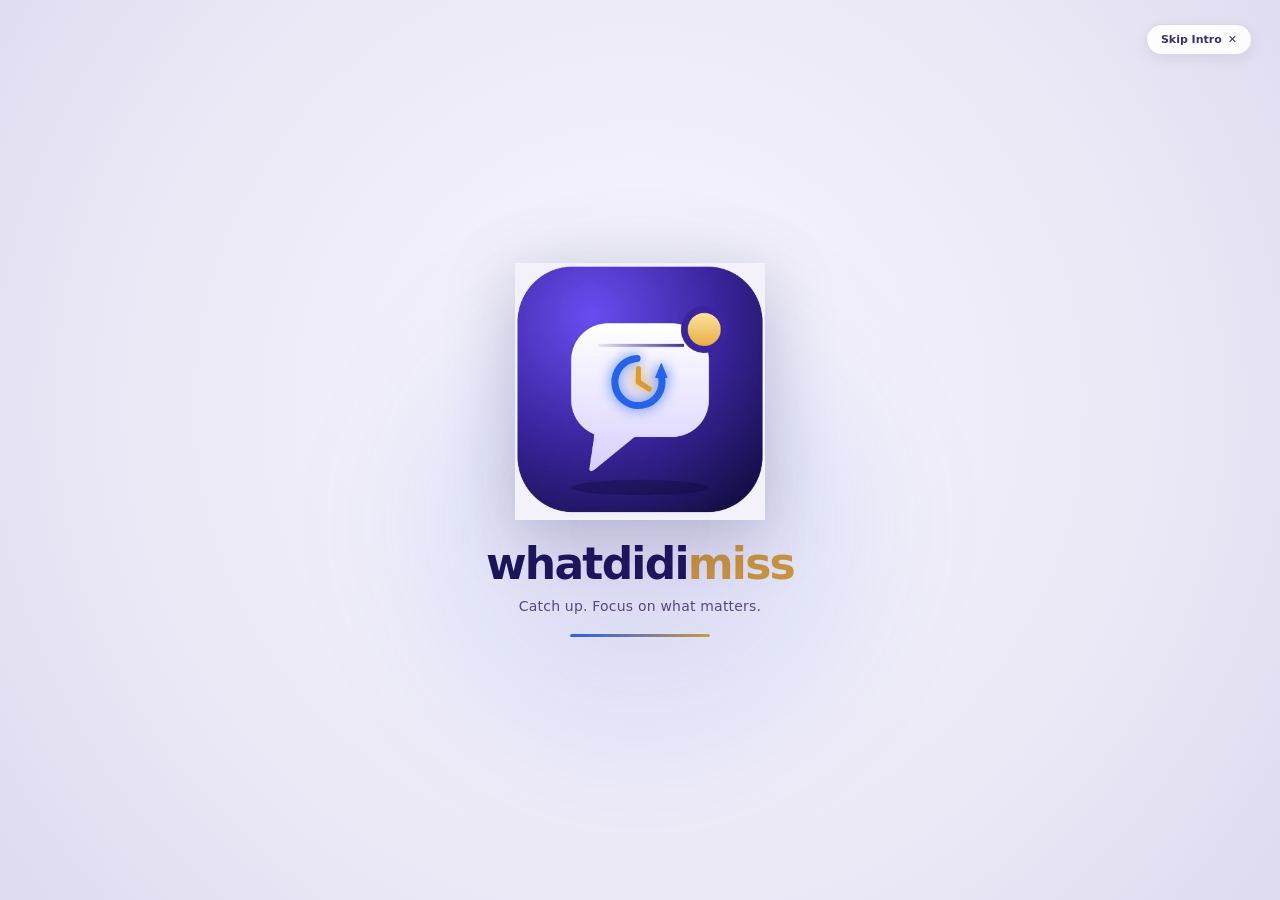
<file: index.html>
<!doctype html>
<html lang="en">
  <head>
    <meta charset="UTF-8">
    <meta name="viewport" content="width=device-width, initial-scale=1">
    <meta name="theme-color" content="#f7f8f5">
    <meta name="description" content="A private, local-first way to catch up on the conversations that matter.">
    <meta property="og:title" content="What Did I Miss?">
    <meta property="og:description" content="Catch up. Focus on what matters.">
    <title>What Did I Miss? — Conversation Catch-up</title>
    <link rel="icon" type="image/png" href="public/assets/what-did-i-miss-mark.png">
    <link rel="stylesheet" href="styles.css">
    <script src="message-parser.js" defer></script>
    <script src="universal-import.js" defer></script>
    <script src="message-analyzer.js" defer></script>
    <script src="love-analyzer.js" defer></script>
    <script src="sample-conversations.js" defer></script>
    <script src="app.js" defer></script>
  </head>
  <body>
    <!-- Motion-Driven Hero Page: App's icon where clock & hands movements happen and stop at original position -->
    <div id="motion-hero-page" class="motion-hero-page" role="region" aria-label="What Did I Miss motion hero intro">
      <button id="skip-hero-btn" class="skip-hero-btn" type="button" aria-label="Skip motion intro">
        <span data-i18n="skipIntro">Skip Intro</span> <span aria-hidden="true">✕</span>
      </button>

      <div class="hero-motion-content">
        <!-- Ambient glowing aura -->
        <div class="hero-motion-glow" aria-hidden="true"></div>

        <!-- The App's Icon with Animated Clock and Hands -->
        <div class="hero-motion-icon-wrap">
          <img class="hero-motion-icon-bg" src="public/assets/what-did-i-miss-mark-blank.png" alt="What Did I Miss app icon">

          <!-- Animated Clock positioned right inside the speech bubble of the app icon -->
          <div class="hero-motion-clock-container">
            <svg class="hero-motion-clock-svg" viewBox="0 0 100 100" fill="none" xmlns="http://www.w3.org/2000/svg" role="img" aria-label="Clock transformation animation">
              <!-- Circular track body with rewind arrow: Initially white -> turns blue -->
              <g class="hero-clock-body">
                <path class="hero-clock-track" d="M 47 13 A 37 37 0 1 0 85 41"/>
                <path class="hero-clock-arrow" d="M 76 43 L 85 21 L 94 43 Z"/>
              </g>

              <!-- Clock Hands: Initially white -> turns golden color, sweeps and stops at original position -->
              <g class="hero-clock-hands">
                <circle class="hero-clock-pivot" cx="49" cy="50" r="3.5"/>
                <!-- Hour Hand: points straight UP at 12:00 in original icon -->
                <line class="hero-hand hero-hour-hand" x1="49" y1="50" x2="49" y2="29"/>
                <!-- Minute Hand: points DOWN-RIGHT at 4:30 in original icon -->
                <line class="hero-hand hero-minute-hand" x1="49" y1="50" x2="66" y2="61"/>
              </g>
            </svg>
          </div>
        </div>

        <!-- Wordmark below the app's icon -->
        <div class="hero-motion-brand">
          <h1 class="hero-motion-title">
            whatdidi<span class="hero-title-accent">miss</span>
          </h1>
          <p class="hero-motion-tagline" data-i18n="motionTagline">Catch up. Focus on what matters.</p>
          <div class="hero-motion-progress" aria-hidden="true">
            <div class="hero-progress-bar"></div>
          </div>
        </div>
      </div>
    </div>

    <div class="app-shell">
      <aside class="sidebar">
        <a class="brand" href="#" aria-label="What Did I Miss? home">
          <img class="brand-symbol" src="public/assets/what-did-i-miss-mark.png" alt="whatdidimiss">
          <span class="brand-wordmark">whatdidi<span class="brand-wordmark-gold">miss</span></span>
        </a>

        <div class="workspace-switcher">
          <span class="workspace-avatar" aria-hidden="true"><svg viewBox="0 0 24 24"><path d="M4.5 5.75A2.75 2.75 0 0 1 7.25 3h9.5a2.75 2.75 0 0 1 2.75 2.75v7.5A2.75 2.75 0 0 1 16.75 16h-5.2l-4.8 4v-4.1a2.75 2.75 0 0 1-2.25-2.65z"/><path d="m9 9.8 2.1 2.1 4.2-4.5"/></svg></span>
          <span class="workspace-copy"><strong data-i18n="workspaceTitle">Catch up</strong><small data-i18n="workspaceSubtitle">Your conversation workspace</small></span>
        </div>

        <p class="nav-label" data-i18n="navWorkspace">YOUR WORKSPACE</p>
        <nav class="primary-nav" aria-label="Main navigation">
          <button class="nav-item active" data-filter="all"><span class="nav-icon" aria-hidden="true">⌂</span> <span data-i18n="navCatchUp">Catch Up</span> <span class="nav-count" id="all-count">0</span></button>
          <button class="nav-item" data-filter="unread"><span class="nav-icon" aria-hidden="true">◷</span> <span data-i18n="navUnread">Unread</span> <span class="nav-count" id="unread-count">0</span></button>
          <button class="nav-item" data-filter="mentions"><span class="nav-icon" aria-hidden="true">@</span> <span data-i18n="navMentions">Mentions</span></button>
          <button class="nav-item" data-filter="actions"><span class="nav-icon" aria-hidden="true">✓</span> <span data-i18n="navActions">Action items</span></button>
        </nav>

        <div class="sidebar-divider"></div>
        <p class="nav-label" data-i18n="navHelp">GUIDES &amp; HELP</p>
        <nav class="help-nav" aria-label="Help navigation">
          <a class="space-link" href="how-to-use.html"><span class="nav-icon" aria-hidden="true">📖</span> <span data-i18n="navHowToUse">How To Use Guide</span></a>
        </nav>

        <div class="sidebar-divider"></div>
        <div class="section-heading"><p class="nav-label" data-i18n="navConversations">CONVERSATIONS</p><button class="icon-button small" id="add-action-button" aria-label="Import or paste conversations">＋</button></div>

        <div class="sidebar-bottom">
          <div class="privacy-card">
            <span class="privacy-lock" aria-hidden="true">◇</span>
            <div><strong data-i18n="privacyTitle">Private by design</strong><p data-i18n="privacyDesc">Messages are parsed and summarized in this browser. Nothing is uploaded.</p></div>
            <span class="privacy-status" aria-label="Local processing enabled"></span>
          </div>
        </div>
      </aside>

      <main class="main-content">
        <header class="topbar">
          <div class="topbar-leading">
            <button class="topbar-love-btn" id="topbar-love-btn" type="button" aria-haspopup="dialog" aria-expanded="false" title="Analyze Love &amp; Relationship Psychology">
              <span class="love-heart-icon" aria-hidden="true">❤️</span>
              <span class="love-btn-text">LOVE</span>
            </button>
            <img class="topbar-logo" src="public/assets/what-did-i-miss-mark.png" alt="whatdidimiss">
            <div class="breadcrumb">
              <span data-i18n="breadcrumbWorkspace">Workspace</span>
              <span class="breadcrumb-slash">/</span>
              <strong data-i18n="breadcrumbConversations">All conversations</strong>
            </div>
          </div>
          <div class="topbar-actions">
            <button class="topbar-replay-btn replay-motion-btn" type="button" title="Replay Motion Intro" aria-label="Replay Motion Intro"><span aria-hidden="true">⟲</span> <span data-i18n="replayMotion">Motion</span></button>
            <a href="how-to-use.html" class="topbar-guide-link" title="Open How To Use Guide"><span aria-hidden="true">📖</span> <span data-i18n="howToUseGuide">How To Use</span></a>
            <span class="local-indicator"><span></span> <span data-i18n="localIndicator">100% local</span></span>
            <button class="icon-button clear-button" id="clear-data-button" type="button" title="Clear imported conversations" aria-label="Clear imported conversations" hidden>⌫</button>
            <a href="how-to-use.html" class="icon-button" id="help-button" title="How To Use &amp; Help Guide" aria-label="How To Use &amp; Help Guide">?</a>

            <!-- Three-Dot Menu in Topbar with Language Selection Panel -->
            <div class="topbar-menu-wrap" id="topbar-menu-wrap">
              <button class="icon-button topbar-menu-btn" id="topbar-menu-btn" type="button" title="Language &amp; Settings" aria-label="Settings and language menu" aria-haspopup="true" aria-expanded="false">
                <span class="three-dots-icon" aria-hidden="true">⋮</span>
              </button>
              <div class="topbar-menu-panel" id="topbar-menu-panel" role="menu" aria-label="Settings and Language Panel" hidden>
                <div class="menu-panel-header">
                  <div class="menu-panel-title">
                    <span class="menu-lang-icon" aria-hidden="true">🌐</span>
                    <strong data-i18n="selectLanguageTitle">Select Language</strong>
                  </div>
                  <p class="menu-panel-hint" data-i18n="selectLanguageHint">Choose your preferred display language.</p>
                </div>
                <div class="lang-options-grid" id="lang-options-grid" role="radiogroup" aria-label="Language selection">
                  <!-- Generated by app.js -->
                </div>
                <div class="menu-panel-divider"></div>
                <div class="menu-panel-footer">
                  <a href="how-to-use.html" class="menu-footer-link">
                    <span aria-hidden="true">📖</span> <span data-i18n="menuHowToUse">How To Use Guide</span>
                  </a>
                  <button type="button" class="menu-footer-btn replay-motion-btn" id="menu-replay-motion">
                    <span aria-hidden="true">⟲</span> <span data-i18n="menuReplayIntro">Replay Intro Motion</span>
                  </button>
                </div>
              </div>
            </div>
          </div>
        </header>

        <section class="welcome-section">
          <div class="welcome-copy">
            <div class="eyebrow" data-i18n="welcomeEyebrow">YOUR DAILY CATCH-UP</div>
            <h1><span data-i18n="welcomeH1Part1">Catch up.</span><br><span data-i18n="welcomeH1Part2">Focus on what matters.</span></h1>
            <p data-i18n="welcomeDesc">Your conversations, thoughtfully distilled.</p>
          </div>
          <div class="welcome-art" aria-hidden="true">
            <span class="art-orbit orbit-one"></span><span class="art-orbit orbit-two"></span>
            <span class="art-sun"><span>✳</span></span>
            <span class="art-note note-one"><i></i><i></i><i></i></span>
            <span class="art-note note-two"><i></i><i></i></span>
          </div>
        </section>

        <section class="first-launch" id="first-launch">
          <img class="welcome-logo" src="public/assets/what-did-i-miss-mark.png" alt="whatdidimiss">
          <div class="heading-kicker" data-i18n="firstLaunchKicker">YOUR PERSONAL CONVERSATION BRIEFING</div>
          <h2 data-i18n="firstLaunchTitle">What Did I Miss?</h2>
          <p data-i18n="firstLaunchDesc">Your conversations move fast. Catch up on what matters without reading every message.</p>
          <div class="welcome-capabilities" aria-label="Findings you can discover">
            <span data-i18n="capUpdates"><i aria-hidden="true">✦</i> Important updates</span>
            <span data-i18n="capDecisions"><i aria-hidden="true">✓</i> Decisions & announcements</span>
            <span data-i18n="capTasks"><i aria-hidden="true">↗</i> Tasks & deadlines</span>
            <span data-i18n="capQuestions"><i aria-hidden="true">?</i> Questions that need answers</span>
          </div>
          <span class="welcome-privacy" data-i18n="firstLaunchPrivacy">Private by design · Your messages are processed in this browser and are not uploaded.</span>
          <div class="welcome-actions">
            <button class="primary-button" id="welcome-import-button" type="button"><span class="button-icon" aria-hidden="true">↑</span> <span data-i18n="btnImportConversations">Import Conversations</span></button>
            <button class="secondary-button" id="welcome-paste-button" type="button"><span class="button-icon" aria-hidden="true">⌘</span> <span data-i18n="btnPasteMessages">Paste Messages</span></button>
          </div>
          <div style="margin-top:14px;">
            <a href="how-to-use.html" class="welcome-guide-link"><span aria-hidden="true">📖</span> <span data-i18n="welcomeGuideLink">Need help exporting or using the app? View the How To Use Guide →</span></a>
          </div>
        </section>
        <section class="summary-strip" id="summary-strip" aria-label="Catch-up overview">
          <div class="summary-intro"><span class="summary-icon">✦</span><div><strong data-i18n="summaryIntroStrong">Your catch-up, at a glance</strong><span id="overview-caption" data-i18n="summaryIntroCaption">Your imported conversations, summarized locally.</span></div></div>
          <div class="summary-stat"><strong id="overview-unread">0</strong><span data-i18n="statCatchUp">conversations<br>to catch up on</span></div>
          <div class="summary-stat"><strong id="overview-actions">0</strong><span data-i18n="statActions">action items<br>identified</span></div>
          <div class="summary-stat"><strong id="overview-mentions">0</strong><span data-i18n="statMentions">direct<br>mentions</span></div>
          <span class="summary-decoration" aria-hidden="true">✳</span>
        </section>

        <section class="inbox-section" id="inbox-section">
          <div class="inbox-heading">
            <div><div class="heading-kicker" data-i18n="inboxKicker">YOUR INBOX</div><h2><span data-i18n="inboxHeading">Conversations</span> <span id="thread-count">00</span></h2></div>
            <button class="import-button" id="import-button"><span aria-hidden="true">＋</span> <span data-i18n="btnImportConversations">Import Conversations</span></button>
          </div>
          <div class="inbox-toolbar">
            <div class="filter-tabs" role="tablist" aria-label="Filter conversations">
              <button class="filter-tab active" data-filter="all"><span data-i18n="filterAll">All</span> <span id="tab-all-count">0</span></button>
              <button class="filter-tab" data-filter="unread" data-i18n="filterUnread">Unread</button>
              <button class="filter-tab" data-filter="mentions" data-i18n="filterMentions">Mentions</button>
              <button class="filter-tab" data-filter="actions" data-i18n="filterActions">With actions</button>
            </div>
            <div class="advanced-filters">
              <label for="sender-filter" data-i18n="lblSender">Sender</label><select id="sender-filter"><option value="" data-i18n="optAllSenders">All senders</option></select>
              <label for="priority-filter" data-i18n="lblPriority">Priority</label><select id="priority-filter"><option value="all" data-i18n="optAllPriority">All priority</option><option value="high" data-i18n="optHigh">High</option><option value="medium" data-i18n="optMedium">Medium</option><option value="low" data-i18n="optLow">Low</option></select>
            </div>
            <label class="search-box"><span aria-hidden="true">⌕</span><input id="search-input" type="search" placeholder="Search conversations" data-i18n-placeholder="searchPlaceholder" aria-label="Search conversations"><kbd>⌘ K</kbd></label>
          </div>

          <div class="conversation-layout">
            <div class="thread-list" id="thread-list" aria-label="Conversations"></div>
            <article class="detail-panel" id="detail-panel" aria-live="polite"></article>
          </div>
        </section>
        <footer class="page-footer"><span data-i18n="footerTagline">Catch up. Focus on what matters.</span><span><i></i> <span data-i18n="footerPrivacy">Parsed and summarized in this browser. No upload.</span> <a href="how-to-use.html" class="footer-guide-link" data-i18n="howToUseGuide">How To Use Guide</a></span></footer>
      </main>
    </div>

    <dialog class="import-dialog" id="import-dialog">
      <form method="dialog" class="dialog-topline"><div><span class="dialog-kicker" data-i18n="dialogKicker">PRIVATE, ON-DEVICE IMPORT</span><h2 data-i18n="dialogHeading">Bring your conversations in.</h2><p data-i18n="dialogDesc">Choose a source for export tips, then paste messages or select files you exported. What Did I Miss? does not connect directly to messaging accounts.</p></div><button class="icon-button close-dialog" value="cancel" aria-label="Close">×</button></form>
      <label class="input-label" for="source-platform" data-i18n="lblSourcePlatform">Message source</label>
      <select id="source-platform" class="title-input">
        <option value="auto" data-i18n="optAutoDetect">Auto-detect export format</option><option value="whatsapp">WhatsApp</option><option value="telegram">Telegram</option><option value="instagram">Instagram</option><option value="facebook">Facebook Messenger</option><option value="discord">Discord</option><option value="other" data-i18n="optOtherChat">Other chat export</option>
      </select>
      <p class="platform-instructions" id="platform-instructions" aria-live="polite">Choose WhatsApp, Telegram, Instagram, or Facebook Messenger. Export files must be downloaded or saved to this device first; this app does not connect to accounts. <a href="how-to-use.html#import-guide" class="guide-inline-link" target="_blank" rel="noopener">View step-by-step export instructions ↗</a></p>
      <div class="import-shortcuts"><button class="secondary-button" id="choose-files-button" type="button" data-i18n="btnChooseExportFiles">Choose Export Files</button><button class="secondary-button" id="paste-messages-button" type="button" data-i18n="btnPasteMessages">Paste Messages</button></div>
      <label class="input-label" for="conversation-title"><span data-i18n="lblConvTitle">Conversation or group name</span> <span data-i18n="lblOptional">(optional)</span></label>
      <input id="conversation-title" class="title-input" type="text" placeholder="e.g. Launch planning" data-i18n-placeholder="placeholderConvTitle">
      <label class="input-label" for="conversation-input" data-i18n="lblPasteStep">1. Paste messages</label>
      <textarea id="conversation-input" placeholder="Paste copied chat messages here. Timestamped WhatsApp/Telegram exports and “Name: message” lines are recognized. Multiline messages are kept together." data-i18n-placeholder="placeholderPasteInput"></textarea>
      <label class="input-label" for="mention-keywords"><span data-i18n="lblMentionKeywords">Your name or mention keywords</span> <span data-i18n="lblOptional">(optional, comma-separated)</span></label>
      <input id="mention-keywords" class="title-input" type="text" placeholder="Enter only what you want highlighted" data-i18n-placeholder="placeholderMentionKeywords">
      <div class="sample-row"><button class="text-button" id="sample-button" type="button" data-i18n="btnSample">Try fictional sample</button><span data-i18n="sampleNote">Sample stays optional and is never preloaded.</span></div>
      <div class="file-import" id="file-dropzone">
        <label class="input-label" for="conversation-files" data-i18n="lblImportStep">2. Import chat export(s)</label>
        <div class="file-picker-row">
          <label class="custom-file-btn" for="conversation-files">
            <span class="file-btn-icon" aria-hidden="true">📂</span>
            <span class="file-btn-text" data-i18n="btnChooseFiles">Choose Files</span>
          </label>
          <input id="conversation-files" class="visually-hidden-file-input" type="file" accept=".txt,.json,.html,.htm,.zip,.csv,text/plain,application/json,text/html,application/zip,application/x-zip-compressed,text/csv" multiple aria-label="Choose exported chat files">
          <div class="file-chosen-status" id="file-chosen-status" aria-live="polite">
            <span class="file-status-pill empty"><span class="status-dot"></span><span data-i18n="noFileChosen">No file chosen</span></span>
          </div>
        </div>
        <span class="file-picker-note" data-i18n="filePickerNote">Works with saved WhatsApp, Telegram, Instagram, and Facebook Messenger exports: .txt, .json, .html, .csv, or ZIP. Drag & drop files here anytime.</span>
        <div class="file-queue" id="file-queue" aria-live="polite"></div>
      </div>
      <div class="dialog-footer"><span><span class="tiny-lock">⌑</span> <span data-i18n="dialogPrivacyNote">Parsed and summarized in this browser. Files are never uploaded.</span></span><button class="primary-button" id="analyze-button" type="button"><span data-i18n="btnSummarizeMessages">Summarize Messages</span> <span>→</span></button></div>
      <p class="form-error" id="form-error" role="alert"></p>
    </dialog>

    <!-- Fictional Sample Picker Dialog with Multi-Language Selection -->
    <dialog class="sample-picker-dialog" id="sample-picker-dialog" aria-labelledby="sample-dialog-title">
      <div class="sample-dialog-header">
        <div class="sample-dialog-title-wrap">
          <button class="sample-dialog-back-btn" id="sample-dialog-back-btn" type="button" aria-label="Back to language list" hidden>
            <span aria-hidden="true">←</span> <span data-i18n="backToLanguages">All Languages</span>
          </button>
          <div>
            <h2 id="sample-dialog-title" class="sample-dialog-title" data-i18n="tryFictionalSampleTitle">Try Fictional Sample</h2>
            <p id="sample-dialog-subtitle" class="sample-dialog-subtitle" data-i18n="sampleDialogSubtitle">Choose a language to preview realistic chat conversations.</p>
          </div>
        </div>
        <button class="icon-button close-dialog" id="close-sample-dialog-btn" type="button" aria-label="Close sample picker">×</button>
      </div>

      <!-- Step 1: Language selection grid -->
      <div class="sample-language-step" id="sample-language-step">
        <p class="sample-step-prompt" data-i18n="sampleLangPrompt">In which language do you want a sample?</p>
        <div class="sample-lang-grid" id="sample-lang-grid" role="radiogroup" aria-label="Select sample language">
          <!-- Populated dynamically -->
        </div>
      </div>

      <!-- Step 2: 5-8 Samples for chosen language -->
      <div class="sample-cards-step" id="sample-cards-step" hidden>
        <div class="sample-cards-header">
          <span class="sample-active-lang-badge" id="sample-active-lang-badge">Language · 6 samples</span>
          <p class="sample-cards-instruction" data-i18n="selectSampleInstruction">Click on any sample to load it into your import window:</p>
        </div>
        <div class="sample-cards-grid" id="sample-cards-grid">
          <!-- Populated dynamically with scenario cards -->
        </div>
      </div>
    </dialog>

    <!-- Love & Relationship Psychology Analyzer Dialog -->
    <dialog class="love-dialog" id="love-dialog" aria-labelledby="love-dialog-title">
      <div class="love-dialog-header">
        <div class="love-title-group">
          <span class="love-badge-icon" aria-hidden="true">❤️</span>
          <div>
            <h2 id="love-dialog-title" class="love-dialog-title">Love &amp; Relationship Psychology Analyzer</h2>
            <p class="love-dialog-subtitle">Calculates emotional attachment, romantic signals, and psychological reasons from chat conversations.</p>
          </div>
        </div>
        <button class="icon-button close-dialog" id="close-love-dialog-btn" type="button" aria-label="Close Love Analyzer">×</button>
      </div>

      <div class="love-dialog-body">
        <!-- Quick Sample Presets -->
        <div class="love-samples-bar">
          <span class="love-samples-label">⚡ Try Romance Samples:</span>
          <div class="love-sample-chips">
            <button type="button" class="love-sample-btn" data-love-sample="en">🇬🇧 English Romance</button>
            <button type="button" class="love-sample-btn" data-love-sample="kn">🇮🇳 ಕನ್ನಡ (Kannada)</button>
            <button type="button" class="love-sample-btn" data-love-sample="hi">🇮🇳 हिन्दी (Hindi)</button>
          </div>
        </div>

        <!-- Input Section: Paste or Import -->
        <div class="love-input-section">
          <div class="love-field-block">
            <label class="field-label" for="love-paste-input">
              <strong>1. Paste conversation</strong>
              <small>Timestamps, WhatsApp, Telegram, Instagram exports or "Name: message" lines</small>
            </label>
            <textarea id="love-paste-input" class="love-textarea" rows="7" placeholder="Paste conversation here... (e.g. [10:30 PM] Alex: Did you reach safely? I miss you ❤️)"></textarea>
          </div>

          <div class="love-field-block">
            <label class="field-label" for="love-file-input">
              <strong>2. Or import chat export file</strong>
              <small>Works with .txt, .json, .csv, WhatsApp or Telegram exports</small>
            </label>
            <div class="file-picker-row">
              <label class="file-picker-button" for="love-file-input">
                <span class="file-picker-icon" aria-hidden="true">📂</span>
                <span>Choose File</span>
              </label>
              <input type="file" id="love-file-input" class="visually-hidden" accept=".txt,.json,.csv,.html">
              <span class="file-status-pill empty" id="love-file-status"><span class="status-dot"></span><span id="love-file-name-text">No file chosen</span></span>
            </div>
          </div>
        </div>

        <div class="love-actions-row">
          <button class="primary-button love-analyze-trigger-btn" id="love-analyze-btn" type="button">
            <span>❤️ Calculate Love Findings</span>
            <span>→</span>
          </button>
          <button class="ghost-button" id="love-clear-btn" type="button">Clear</button>
        </div>
        <p class="form-error" id="love-error-msg" role="alert" hidden></p>

        <!-- Results Container (revealed on analysis) -->
        <div class="love-results-container" id="love-results-container" hidden>
          <div class="love-verdict-banner" id="love-verdict-banner">
            <!-- Verdict title, love score badge, summary text -->
          </div>

          <!-- Participant Scores Comparison -->
          <div class="love-participants-grid" id="love-participants-grid">
            <!-- Score card per participant -->
          </div>

          <!-- Reasons Section -->
          <div class="love-reasons-wrapper">
            <div class="love-reasons-header">
              <h3 class="love-reasons-title" id="love-reasons-title">Psychological &amp; Logical Reasons</h3>
              <span class="love-reasons-count-badge" id="love-reasons-count-badge">0 Reasons</span>
            </div>
            <div class="love-reasons-list" id="love-reasons-list">
              <!-- Rendered reason cards -->
            </div>
          </div>
        </div>
      </div>
    </dialog>

    <div class="toast" id="toast" role="status" aria-live="polite"></div>
  </body>
</html>
</file>
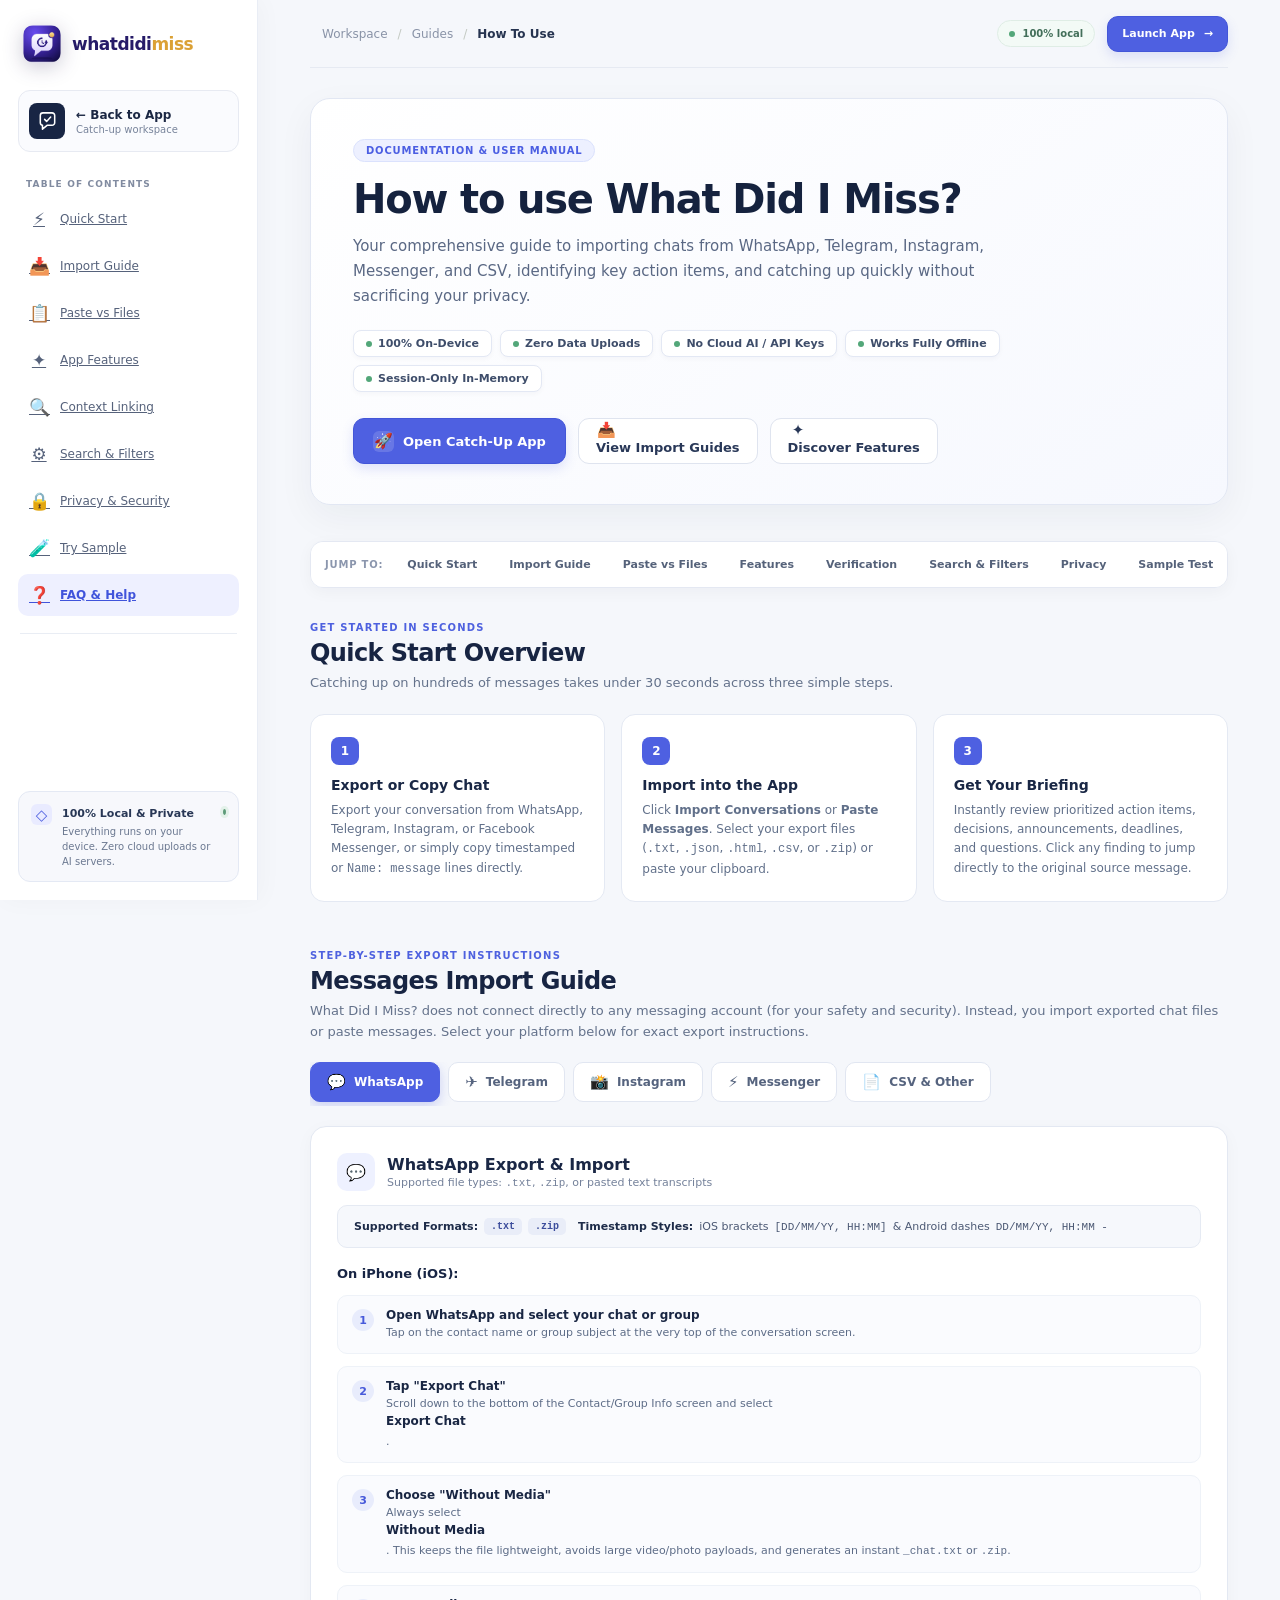
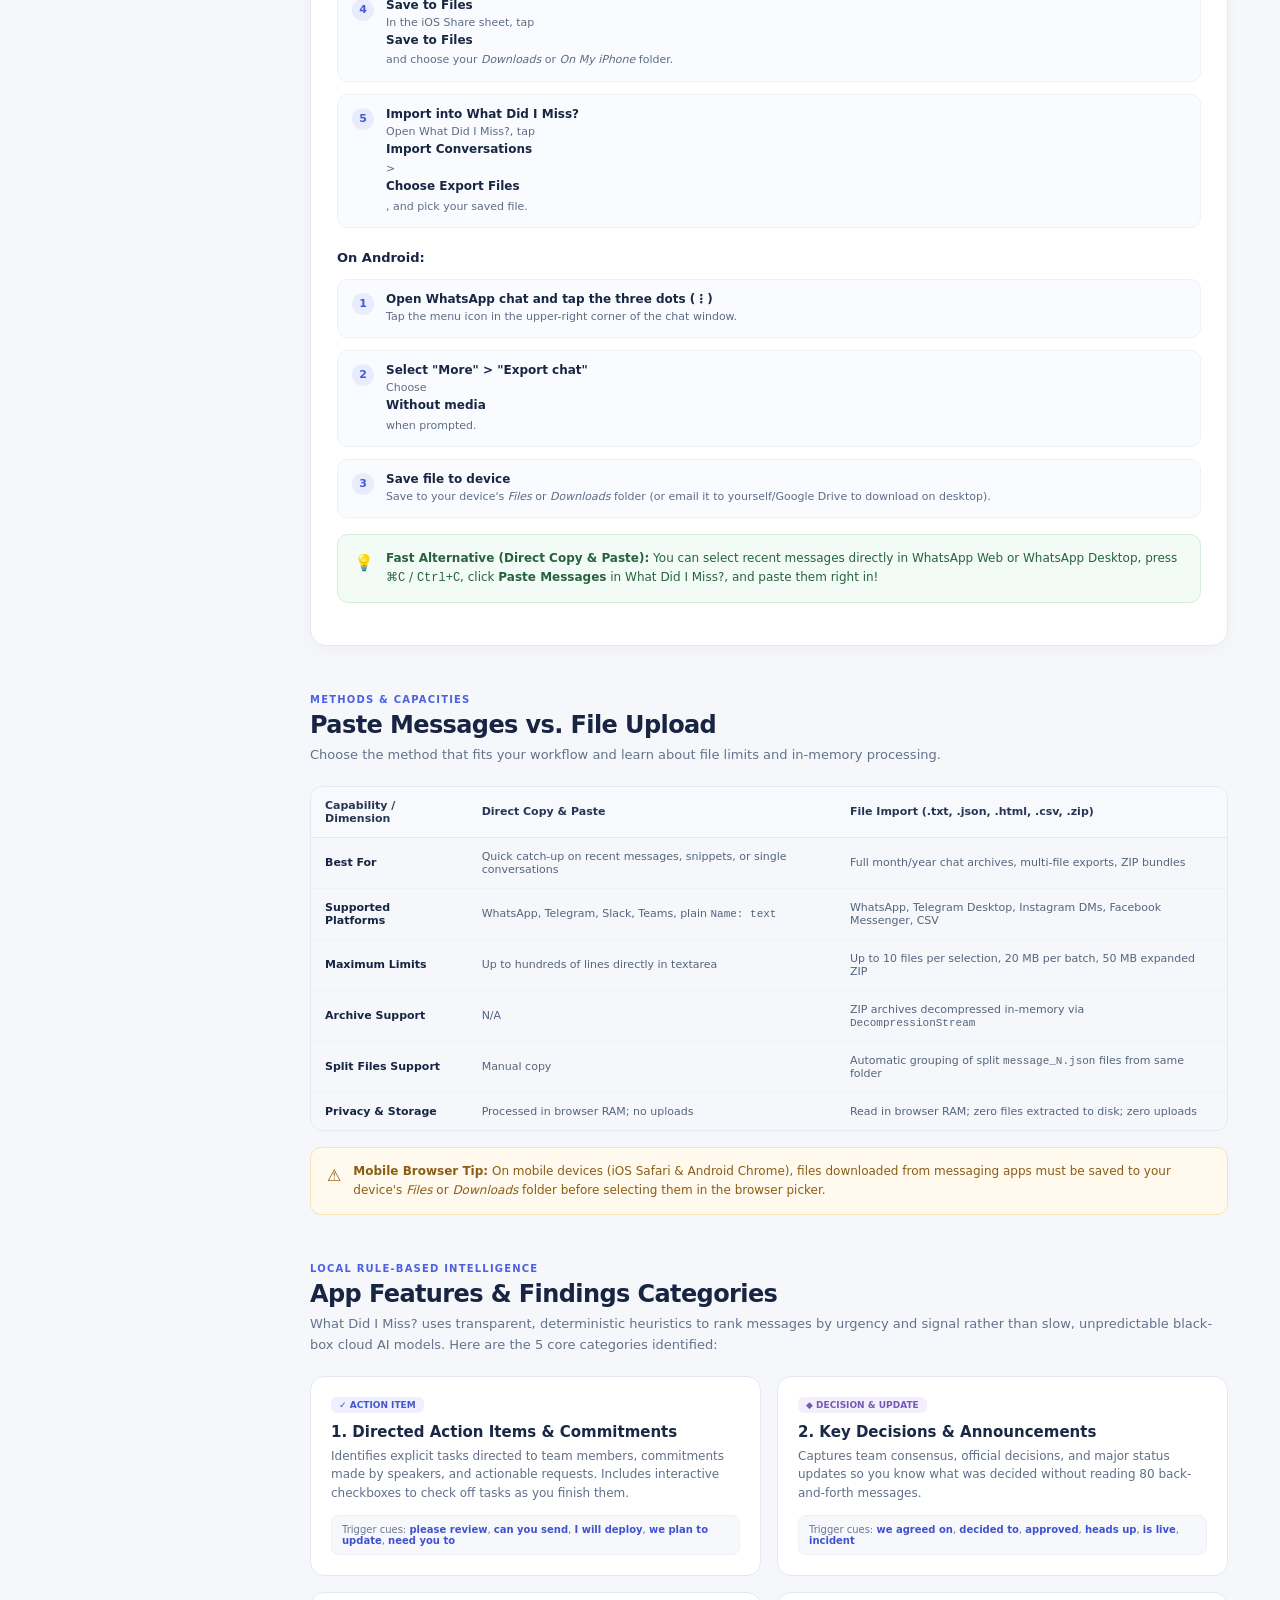
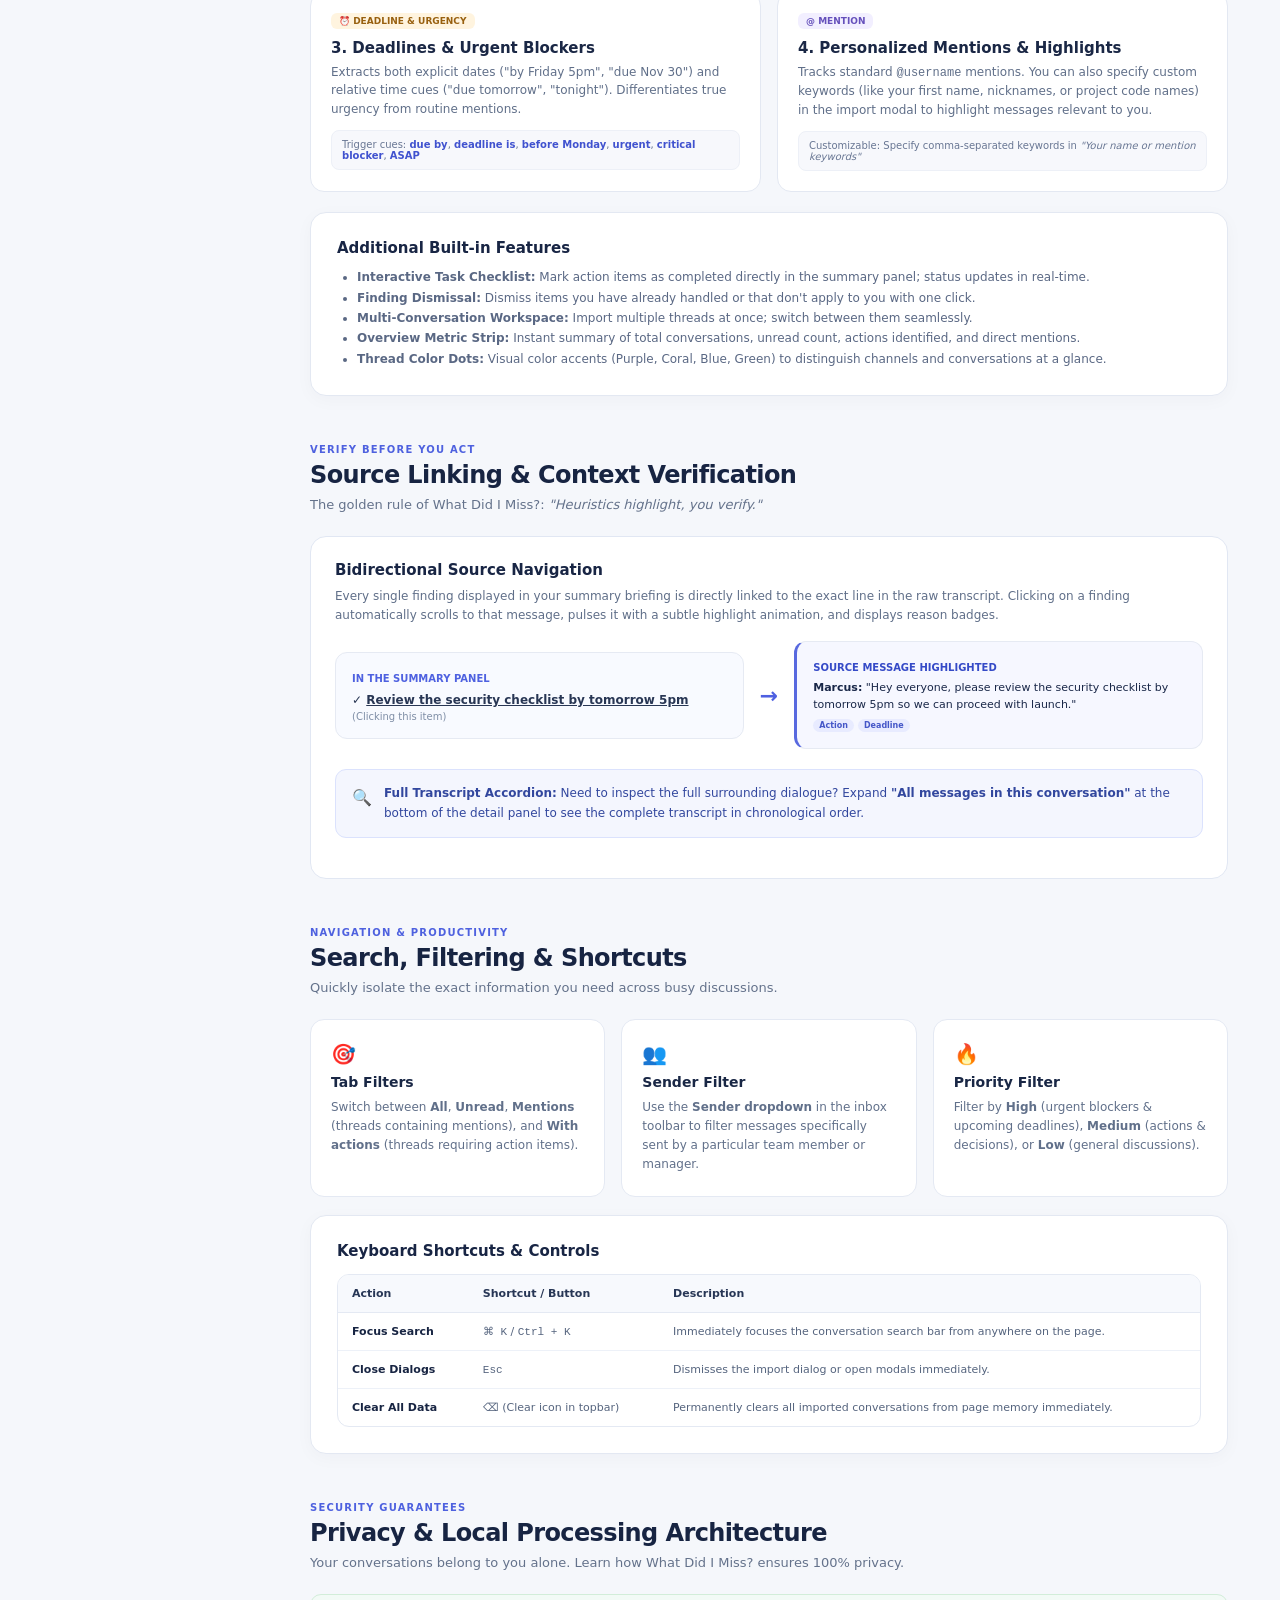
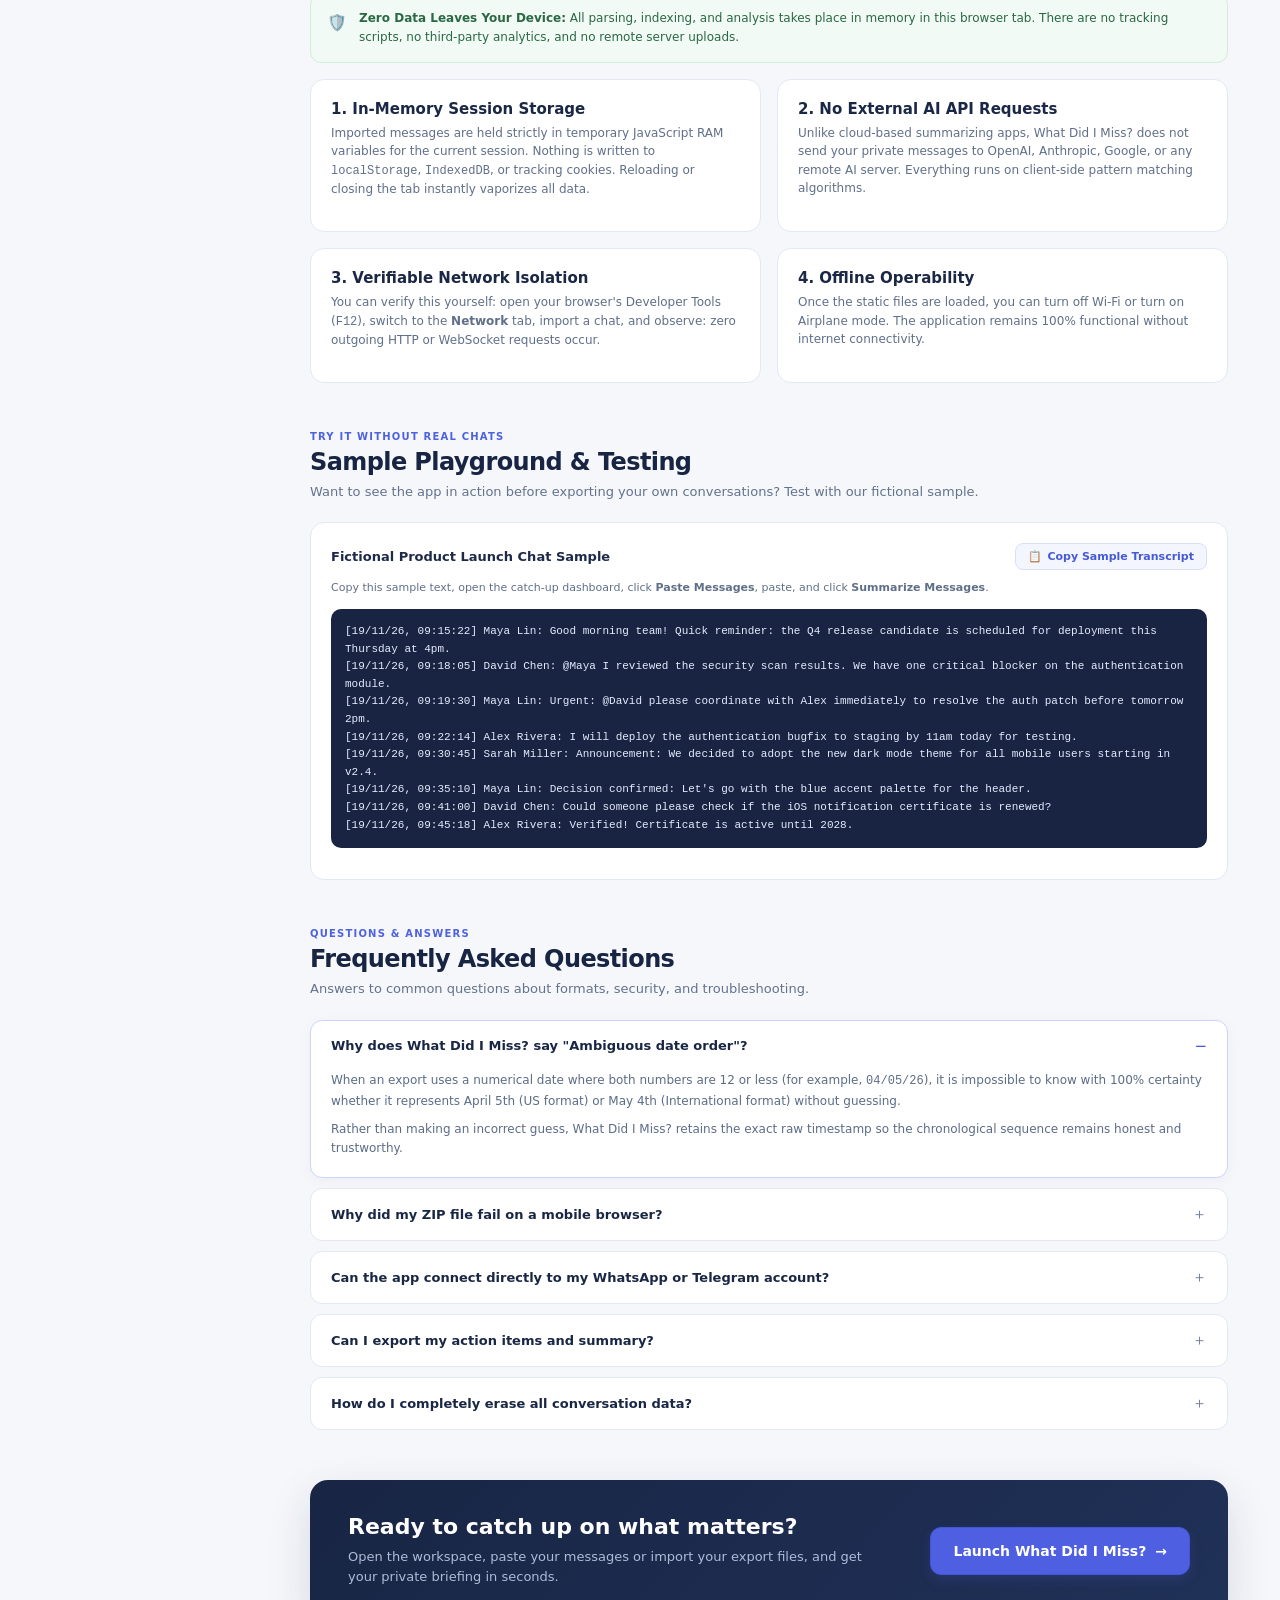
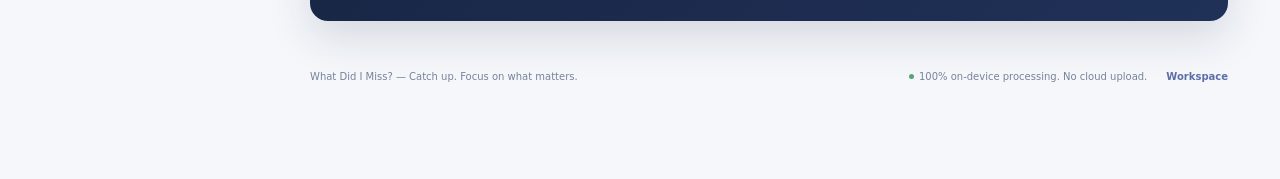
<file: how-to-use.html>
<!doctype html>
<html lang="en">
  <head>
    <meta charset="UTF-8">
    <meta name="viewport" content="width=device-width, initial-scale=1">
    <meta name="theme-color" content="#f7f8f5">
    <meta name="description" content="Comprehensive How To Use Guide for What Did I Miss? — Step-by-step export instructions for WhatsApp, Telegram, Instagram, Messenger, and CSV, plus complete app features and privacy documentation.">
    <meta property="og:title" content="How To Use — What Did I Miss?">
    <meta property="og:description" content="Master conversation catch-up: learn how to import chat exports, discover critical findings, and verify context 100% privately on your device.">
    <title>How To Use — What Did I Miss? Guide & Documentation</title>
    <link rel="icon" type="image/png" href="public/assets/what-did-i-miss-mark.png">
    <link rel="stylesheet" href="styles.css">
  </head>
  <body>
    <div class="app-shell">
      <!-- Sidebar matching app aesthetics -->
      <aside class="sidebar">
        <a class="brand" href="index.html" aria-label="What Did I Miss? home">
          <img class="brand-symbol" src="public/assets/what-did-i-miss-mark.png" alt="whatdidimiss">
          <span class="brand-wordmark">whatdidi<span class="brand-wordmark-gold">miss</span></span>
        </a>

        <a class="workspace-switcher" href="index.html" title="Return to Catch Up Dashboard" style="text-decoration:none;">
          <span class="workspace-avatar" aria-hidden="true">
            <svg viewBox="0 0 24 24"><path d="M4.5 5.75A2.75 2.75 0 0 1 7.25 3h9.5a2.75 2.75 0 0 1 2.75 2.75v7.5A2.75 2.75 0 0 1 16.75 16h-5.2l-4.8 4v-4.1a2.75 2.75 0 0 1-2.25-2.65z"/><path d="m9 9.8 2.1 2.1 4.2-4.5"/></svg>
          </span>
          <span class="workspace-copy">
            <strong>← Back to App</strong>
            <small>Catch-up workspace</small>
          </span>
        </a>

        <p class="nav-label">TABLE OF CONTENTS</p>
        <nav class="primary-nav" aria-label="Documentation navigation">
          <a class="nav-item guide-sidebar-link active" href="#quick-start"><span class="nav-icon" aria-hidden="true">⚡</span> Quick Start</a>
          <a class="nav-item guide-sidebar-link" href="#import-guide"><span class="nav-icon" aria-hidden="true">📥</span> Import Guide</a>
          <a class="nav-item guide-sidebar-link" href="#import-methods"><span class="nav-icon" aria-hidden="true">📋</span> Paste vs Files</a>
          <a class="nav-item guide-sidebar-link" href="#app-features"><span class="nav-icon" aria-hidden="true">✦</span> App Features</a>
          <a class="nav-item guide-sidebar-link" href="#source-verification"><span class="nav-icon" aria-hidden="true">🔍</span> Context Linking</a>
          <a class="nav-item guide-sidebar-link" href="#search-and-filters"><span class="nav-icon" aria-hidden="true">⚙</span> Search & Filters</a>
          <a class="nav-item guide-sidebar-link" href="#privacy-architecture"><span class="nav-icon" aria-hidden="true">🔒</span> Privacy & Security</a>
          <a class="nav-item guide-sidebar-link" href="#sample-playground"><span class="nav-icon" aria-hidden="true">🧪</span> Try Sample</a>
          <a class="nav-item guide-sidebar-link" href="#troubleshooting-faq"><span class="nav-icon" aria-hidden="true">❓</span> FAQ & Help</a>
        </nav>

        <div class="sidebar-divider"></div>

        <div class="sidebar-bottom">
          <div class="privacy-card">
            <span class="privacy-lock" aria-hidden="true">◇</span>
            <div>
              <strong>100% Local & Private</strong>
              <p>Everything runs on your device. Zero cloud uploads or AI servers.</p>
            </div>
            <span class="privacy-status" aria-label="Local processing enabled"></span>
          </div>
        </div>
      </aside>

      <!-- Main Content -->
      <main class="main-content">
        <!-- Top bar -->
        <header class="topbar">
          <div class="topbar-leading">
            <a href="index.html" aria-label="Return home">
              <img class="topbar-logo" src="public/assets/what-did-i-miss-mark.png" alt="whatdidimiss">
            </a>
            <div class="breadcrumb">
              <a href="index.html" style="color:inherit;text-decoration:none;">Workspace</a>
              <span class="breadcrumb-slash">/</span>
              <span>Guides</span>
              <span class="breadcrumb-slash">/</span>
              <strong>How To Use</strong>
            </div>
          </div>
          <div class="topbar-actions">
            <span class="local-indicator"><span></span> 100% local</span>
            <a href="index.html" class="primary-button" style="min-height:36px;padding:0 14px;font-size:11px;text-decoration:none;">
              Launch App <span>→</span>
            </a>
          </div>
        </header>

        <div class="guide-page-content">
          <!-- Hero Section -->
          <header class="guide-hero">
            <span class="guide-hero-badge">Documentation & User Manual</span>
            <h1>How to use What Did I Miss?</h1>
            <p class="guide-subtitle">
              Your comprehensive guide to importing chats from WhatsApp, Telegram, Instagram, Messenger, and CSV, identifying key action items, and catching up quickly without sacrificing your privacy.
            </p>
            <div class="guide-pill-row">
              <span class="guide-pill"><i></i> 100% On-Device</span>
              <span class="guide-pill"><i></i> Zero Data Uploads</span>
              <span class="guide-pill"><i></i> No Cloud AI / API Keys</span>
              <span class="guide-pill"><i></i> Works Fully Offline</span>
              <span class="guide-pill"><i></i> Session-Only In-Memory</span>
            </div>
            <div class="guide-hero-actions">
              <a href="index.html" class="primary-button">
                <span class="button-icon" aria-hidden="true">🚀</span> Open Catch-Up App
              </a>
              <a href="#import-guide" class="secondary-button">
                <span class="button-icon" aria-hidden="true">📥</span> View Import Guides
              </a>
              <a href="#app-features" class="secondary-button">
                <span class="button-icon" aria-hidden="true">✦</span> Discover Features
              </a>
            </div>
          </header>

          <!-- Sticky Quick Nav Bar -->
          <nav class="guide-quick-nav" aria-label="Quick jump bar">
            <span class="nav-title">Jump to:</span>
            <a href="#quick-start" class="guide-jump-link">Quick Start</a>
            <a href="#import-guide" class="guide-jump-link">Import Guide</a>
            <a href="#import-methods" class="guide-jump-link">Paste vs Files</a>
            <a href="#app-features" class="guide-jump-link">Features</a>
            <a href="#source-verification" class="guide-jump-link">Verification</a>
            <a href="#search-and-filters" class="guide-jump-link">Search & Filters</a>
            <a href="#privacy-architecture" class="guide-jump-link">Privacy</a>
            <a href="#sample-playground" class="guide-jump-link">Sample Test</a>
            <a href="#troubleshooting-faq" class="guide-jump-link">FAQ</a>
          </nav>

          <!-- 1. Quick Start -->
          <section id="quick-start" class="guide-section">
            <div class="guide-section-header">
              <span class="guide-section-kicker">GET STARTED IN SECONDS</span>
              <h2>Quick Start Overview</h2>
              <p>Catching up on hundreds of messages takes under 30 seconds across three simple steps.</p>
            </div>

            <div class="step-grid">
              <div class="step-item">
                <span class="step-number">1</span>
                <h3>Export or Copy Chat</h3>
                <p>
                  Export your conversation from WhatsApp, Telegram, Instagram, or Facebook Messenger, or simply copy timestamped or <code>Name: message</code> lines directly.
                </p>
              </div>
              <div class="step-item">
                <span class="step-number">2</span>
                <h3>Import into the App</h3>
                <p>
                  Click <strong>Import Conversations</strong> or <strong>Paste Messages</strong>. Select your export files (<code>.txt</code>, <code>.json</code>, <code>.html</code>, <code>.csv</code>, or <code>.zip</code>) or paste your clipboard.
                </p>
              </div>
              <div class="step-item">
                <span class="step-number">3</span>
                <h3>Get Your Briefing</h3>
                <p>
                  Instantly review prioritized action items, decisions, announcements, deadlines, and questions. Click any finding to jump directly to the original source message.
                </p>
              </div>
            </div>
          </section>

          <!-- 2. Messages Import Guide -->
          <section id="import-guide" class="guide-section">
            <div class="guide-section-header">
              <span class="guide-section-kicker">STEP-BY-STEP EXPORT INSTRUCTIONS</span>
              <h2>Messages Import Guide</h2>
              <p>
                What Did I Miss? does not connect directly to any messaging account (for your safety and security). Instead, you import exported chat files or paste messages. Select your platform below for exact export instructions.
              </p>
            </div>

            <!-- Platform Tabs Nav -->
            <div class="platform-tabs-nav" role="tablist" aria-label="Supported chat platforms">
              <button class="platform-tab-btn active" data-platform="whatsapp" role="tab" aria-selected="true" aria-controls="panel-whatsapp">
                <span class="tab-icon">💬</span> WhatsApp
              </button>
              <button class="platform-tab-btn" data-platform="telegram" role="tab" aria-selected="false" aria-controls="panel-telegram">
                <span class="tab-icon">✈️</span> Telegram
              </button>
              <button class="platform-tab-btn" data-platform="instagram" role="tab" aria-selected="false" aria-controls="panel-instagram">
                <span class="tab-icon">📸</span> Instagram
              </button>
              <button class="platform-tab-btn" data-platform="messenger" role="tab" aria-selected="false" aria-controls="panel-messenger">
                <span class="tab-icon">⚡</span> Messenger
              </button>
              <button class="platform-tab-btn" data-platform="csv" role="tab" aria-selected="false" aria-controls="panel-csv">
                <span class="tab-icon">📄</span> CSV & Other
              </button>
            </div>

            <!-- Panel: WhatsApp -->
            <div id="panel-whatsapp" class="platform-panel active" role="tabpanel">
              <div class="guide-card">
                <div class="guide-card-header">
                  <div class="guide-card-icon">💬</div>
                  <div>
                    <h3>WhatsApp Export & Import</h3>
                    <p>Supported file types: <code>.txt</code>, <code>.zip</code>, or pasted text transcripts</p>
                  </div>
                </div>

                <div class="platform-meta-strip">
                  <div class="platform-meta-item"><strong>Supported Formats:</strong> <span class="format-chip">.txt</span> <span class="format-chip">.zip</span></div>
                  <div class="platform-meta-item"><strong>Timestamp Styles:</strong> iOS brackets <code>[DD/MM/YY, HH:MM]</code> &amp; Android dashes <code>DD/MM/YY, HH:MM -</code></div>
                </div>

                <h4 style="margin:16px 0 8px;color:#182544;font-size:13px;">On iPhone (iOS):</h4>
                <div class="steps-list">
                  <div class="step-row">
                    <span class="step-num-badge">1</span>
                    <div class="step-row-body">
                      <strong>Open WhatsApp and select your chat or group</strong>
                      <p>Tap on the contact name or group subject at the very top of the conversation screen.</p>
                    </div>
                  </div>
                  <div class="step-row">
                    <span class="step-num-badge">2</span>
                    <div class="step-row-body">
                      <strong>Tap "Export Chat"</strong>
                      <p>Scroll down to the bottom of the Contact/Group Info screen and select <strong>Export Chat</strong>.</p>
                    </div>
                  </div>
                  <div class="step-row">
                    <span class="step-num-badge">3</span>
                    <div class="step-row-body">
                      <strong>Choose "Without Media"</strong>
                      <p>Always select <strong>Without Media</strong>. This keeps the file lightweight, avoids large video/photo payloads, and generates an instant <code>_chat.txt</code> or <code>.zip</code>.</p>
                    </div>
                  </div>
                  <div class="step-row">
                    <span class="step-num-badge">4</span>
                    <div class="step-row-body">
                      <strong>Save to Files</strong>
                      <p>In the iOS Share sheet, tap <strong>Save to Files</strong> and choose your <em>Downloads</em> or <em>On My iPhone</em> folder.</p>
                    </div>
                  </div>
                  <div class="step-row">
                    <span class="step-num-badge">5</span>
                    <div class="step-row-body">
                      <strong>Import into What Did I Miss?</strong>
                      <p>Open What Did I Miss?, tap <strong>Import Conversations</strong> > <strong>Choose Export Files</strong>, and pick your saved file.</p>
                    </div>
                  </div>
                </div>

                <h4 style="margin:22px 0 8px;color:#182544;font-size:13px;">On Android:</h4>
                <div class="steps-list">
                  <div class="step-row">
                    <span class="step-num-badge">1</span>
                    <div class="step-row-body">
                      <strong>Open WhatsApp chat and tap the three dots (⋮)</strong>
                      <p>Tap the menu icon in the upper-right corner of the chat window.</p>
                    </div>
                  </div>
                  <div class="step-row">
                    <span class="step-num-badge">2</span>
                    <div class="step-row-body">
                      <strong>Select "More" > "Export chat"</strong>
                      <p>Choose <strong>Without media</strong> when prompted.</p>
                    </div>
                  </div>
                  <div class="step-row">
                    <span class="step-num-badge">3</span>
                    <div class="step-row-body">
                      <strong>Save file to device</strong>
                      <p>Save to your device's <em>Files</em> or <em>Downloads</em> folder (or email it to yourself/Google Drive to download on desktop).</p>
                    </div>
                  </div>
                </div>

                <div class="guide-callout tip">
                  <span class="guide-callout-icon">💡</span>
                  <div>
                    <strong>Fast Alternative (Direct Copy &amp; Paste):</strong>
                    You can select recent messages directly in WhatsApp Web or WhatsApp Desktop, press <kbd>⌘C</kbd> / <kbd>Ctrl+C</kbd>, click <strong>Paste Messages</strong> in What Did I Miss?, and paste them right in!
                  </div>
                </div>
              </div>
            </div>

            <!-- Panel: Telegram -->
            <div id="panel-telegram" class="platform-panel" role="tabpanel">
              <div class="guide-card">
                <div class="guide-card-header">
                  <div class="guide-card-icon">✈️</div>
                  <div>
                    <h3>Telegram Export & Import</h3>
                    <p>Supported file types: <code>.json</code> (Telegram Desktop), <code>.html</code>, or copied text</p>
                  </div>
                </div>

                <div class="platform-meta-strip">
                  <div class="platform-meta-item"><strong>Recommended Export:</strong> Telegram Desktop JSON export (<code>result.json</code>)</div>
                  <div class="platform-meta-item"><strong>Also Supported:</strong> <code>messages.html</code>, ISO timestamp text</div>
                </div>

                <h4 style="margin:16px 0 8px;color:#182544;font-size:13px;">Using Telegram Desktop (Best Quality Export):</h4>
                <div class="steps-list">
                  <div class="step-row">
                    <span class="step-num-badge">1</span>
                    <div class="step-row-body">
                      <strong>Open Telegram Desktop and open your chat</strong>
                      <p>Works for private chats, group conversations, and supergroups.</p>
                    </div>
                  </div>
                  <div class="step-row">
                    <span class="step-num-badge">2</span>
                    <div class="step-row-body">
                      <strong>Click the three dots (⋮) > "Export chat history"</strong>
                      <p>In the upper right corner of the chat header, click the menu button and choose <strong>Export chat history</strong>.</p>
                    </div>
                  </div>
                  <div class="step-row">
                    <span class="step-num-badge">3</span>
                    <div class="step-row-body">
                      <strong>Configure export settings</strong>
                      <p>Uncheck photos, videos, voice messages, and stickers. Under <em>Format</em>, select <strong>Machine-readable JSON</strong> (or HTML).</p>
                    </div>
                  </div>
                  <div class="step-row">
                    <span class="step-num-badge">4</span>
                    <div class="step-row-body">
                      <strong>Click "Export" and choose file in What Did I Miss?</strong>
                      <p>Open What Did I Miss?, choose your exported <code>result.json</code> or <code>messages.html</code>, and receive an instant breakdown!</p>
                    </div>
                  </div>
                </div>

                <div class="guide-callout info">
                  <span class="guide-callout-icon">ℹ️</span>
                  <div>
                    <strong>Multiline Message Preservation:</strong>
                    Telegram messages often have multiple lines, code blocks, or bullets. What Did I Miss? automatically groups multiline messages under the original sender without fragmenting.
                  </div>
                </div>
              </div>
            </div>

            <!-- Panel: Instagram -->
            <div id="panel-instagram" class="platform-panel" role="tabpanel">
              <div class="guide-card">
                <div class="guide-card-header">
                  <div class="guide-card-icon">📸</div>
                  <div>
                    <h3>Instagram Direct Messages Export & Import</h3>
                    <p>Supported file types: <code>message_1.json</code>, multi-part split JSON files, or full ZIP</p>
                  </div>
                </div>

                <div class="platform-meta-strip">
                  <div class="platform-meta-item"><strong>Format Requirement:</strong> Select <strong>JSON</strong> format (not HTML) in Meta Accounts Center</div>
                  <div class="platform-meta-item"><strong>Automatic Merging:</strong> Split files (<code>message_1.json</code>, <code>message_2.json</code>) are auto-combined</div>
                </div>

                <h4 style="margin:16px 0 8px;color:#182544;font-size:13px;">How to Request an Instagram Message Export:</h4>
                <div class="steps-list">
                  <div class="step-row">
                    <span class="step-num-badge">1</span>
                    <div class="step-row-body">
                      <strong>Open Instagram Settings</strong>
                      <p>Go to your Instagram profile > menu (☰) > <strong>Your Activity</strong> > <strong>Download your information</strong> (or Meta Accounts Center > Your information and permissions).</p>
                    </div>
                  </div>
                  <div class="step-row">
                    <span class="step-num-badge">2</span>
                    <div class="step-row-body">
                      <strong>Request a Download for Messages</strong>
                      <p>Select <em>Some of your information</em>, then check only <strong>Messages</strong>.</p>
                    </div>
                  </div>
                  <div class="step-row">
                    <span class="step-num-badge">3</span>
                    <div class="step-row-body">
                      <strong>Select Format: JSON</strong>
                      <p>Important: Set <em>Format</em> to <strong>JSON</strong>. Set media quality to <em>Low</em> (since media isn't needed) and choose your date range.</p>
                    </div>
                  </div>
                  <div class="step-row">
                    <span class="step-num-badge">4</span>
                    <div class="step-row-body">
                      <strong>Download ZIP and Select in What Did I Miss?</strong>
                      <p>Meta sends you an email when your file is ready. Download it, select the ZIP or the specific <code>message_1.json</code> from the chat folder in the app.</p>
                    </div>
                  </div>
                </div>

                <div class="guide-callout tip">
                  <span class="guide-callout-icon">💡</span>
                  <div>
                    <strong>Split Folder Multi-File Support:</strong>
                    When an Instagram DM conversation is long, Meta splits it across <code>message_1.json</code>, <code>message_2.json</code>, etc. You can select all files at once — What Did I Miss? detects they belong to the same chat and merges them chronologically!
                  </div>
                </div>
              </div>
            </div>

            <!-- Panel: Facebook Messenger -->
            <div id="panel-messenger" class="platform-panel" role="tabpanel">
              <div class="guide-card">
                <div class="guide-card-header">
                  <div class="guide-card-icon">⚡</div>
                  <div>
                    <h3>Facebook Messenger Export & Import</h3>
                    <p>Supported file types: Messenger export <code>.json</code> or compressed <code>.zip</code></p>
                  </div>
                </div>

                <div class="platform-meta-strip">
                  <div class="platform-meta-item"><strong>Format Requirement:</strong> Choose <strong>JSON format</strong> in Meta Accounts Center</div>
                  <div class="platform-meta-item"><strong>Detection:</strong> Automatically resolves conversation title and participant names</div>
                </div>

                <h4 style="margin:16px 0 8px;color:#182544;font-size:13px;">How to Export from Facebook / Messenger:</h4>
                <div class="steps-list">
                  <div class="step-row">
                    <span class="step-num-badge">1</span>
                    <div class="step-row-body">
                      <strong>Navigate to Meta Accounts Center</strong>
                      <p>On Facebook or Messenger, click your profile picture > <strong>Settings & Privacy</strong> > <strong>Settings</strong> > <strong>Accounts Center</strong>.</p>
                    </div>
                  </div>
                  <div class="step-row">
                    <span class="step-num-badge">2</span>
                    <div class="step-row-body">
                      <strong>Download Your Information</strong>
                      <p>Click <strong>Your information and permissions</strong> > <strong>Download your information</strong> > <strong>Download or transfer information</strong>.</p>
                    </div>
                  </div>
                  <div class="step-row">
                    <span class="step-num-badge">3</span>
                    <div class="step-row-body">
                      <strong>Select Messages in JSON Format</strong>
                      <p>Select <em>Messages</em> only. Choose <strong>JSON</strong> format and submit request.</p>
                    </div>
                  </div>
                  <div class="step-row">
                    <span class="step-num-badge">4</span>
                    <div class="step-row-body">
                      <strong>Import into What Did I Miss?</strong>
                      <p>Import the downloaded chat folder or <code>message_1.json</code> file. What Did I Miss? decodes the timestamps and participants immediately.</p>
                    </div>
                  </div>
                </div>
              </div>
            </div>

            <!-- Panel: CSV & Other -->
            <div id="panel-csv" class="platform-panel" role="tabpanel">
              <div class="guide-card">
                <div class="guide-card-header">
                  <div class="guide-card-icon">📄</div>
                  <div>
                    <h3>CSV, Slack, Discord & Custom Transcripts</h3>
                    <p>Supported file types: <code>.csv</code>, <code>.txt</code>, or any raw copied text</p>
                  </div>
                </div>

                <div class="platform-meta-strip">
                  <div class="platform-meta-item"><strong>CSV Headers Recognized:</strong> <code>sender</code>, <code>timestamp</code>, <code>message</code> (or text, content, author)</div>
                  <div class="platform-meta-item"><strong>Plain Text:</strong> Standard <code>Name: message</code> format supported</div>
                </div>

                <h4 style="margin:16px 0 8px;color:#182544;font-size:13px;">Using CSV Files:</h4>
                <p style="color:#5f6e89;font-size:12px;line-height:1.6;margin-bottom:12px;">
                  You can export chats from Slack, Discord, internal ticketing systems, or spreadsheets into a CSV file. What Did I Miss? automatically maps common column names:
                </p>

                <div class="guide-table-wrap">
                  <table class="guide-table">
                    <thead>
                      <tr>
                        <th>Recognized Field</th>
                        <th>Accepted Header Column Names</th>
                        <th>Example Value</th>
                      </tr>
                    </thead>
                    <tbody>
                      <tr>
                        <td><strong>Sender</strong></td>
                        <td><code>sender</code>, <code>author</code>, <code>from</code>, <code>username</code>, <code>sendername</code></td>
                        <td>"Sarah Connor"</td>
                      </tr>
                      <tr>
                        <td><strong>Message Text</strong> (Required)</td>
                        <td><code>message</code>, <code>content</code>, <code>text</code>, <code>body</code></td>
                        <td>"Please review the PR by tomorrow afternoon."</td>
                      </tr>
                      <tr>
                        <td><strong>Timestamp</strong> (Optional)</td>
                        <td><code>timestamp</code>, <code>datetime</code>, <code>date</code>, <code>createdat</code>, <code>time</code></td>
                        <td>"2026-11-19T10:30:00Z"</td>
                      </tr>
                    </tbody>
                  </table>
                </div>

                <h4 style="margin:22px 0 8px;color:#182544;font-size:13px;">Plain Text "Name: message" Transcripts:</h4>
                <p style="color:#5f6e89;font-size:12px;line-height:1.6;margin-bottom:12px;">
                  Even without dates or timestamps, simply pasting lines structured as <code>Name: message</code> is fully parsed. Multiline continuations without a new colon are cleanly attached to the previous speaker.
                </p>
              </div>
            </div>
          </section>

          <!-- 3. Paste vs Files Comparison & Technical Limits -->
          <section id="import-methods" class="guide-section">
            <div class="guide-section-header">
              <span class="guide-section-kicker">METHODS & CAPACITIES</span>
              <h2>Paste Messages vs. File Upload</h2>
              <p>Choose the method that fits your workflow and learn about file limits and in-memory processing.</p>
            </div>

            <div class="guide-table-wrap">
              <table class="guide-table">
                <thead>
                  <tr>
                    <th>Capability / Dimension</th>
                    <th>Direct Copy &amp; Paste</th>
                    <th>File Import (.txt, .json, .html, .csv, .zip)</th>
                  </tr>
                </thead>
                <tbody>
                  <tr>
                    <td><strong>Best For</strong></td>
                    <td>Quick catch-up on recent messages, snippets, or single conversations</td>
                    <td>Full month/year chat archives, multi-file exports, ZIP bundles</td>
                  </tr>
                  <tr>
                    <td><strong>Supported Platforms</strong></td>
                    <td>WhatsApp, Telegram, Slack, Teams, plain <code>Name: text</code></td>
                    <td>WhatsApp, Telegram Desktop, Instagram DMs, Facebook Messenger, CSV</td>
                  </tr>
                  <tr>
                    <td><strong>Maximum Limits</strong></td>
                    <td>Up to hundreds of lines directly in textarea</td>
                    <td>Up to 10 files per selection, 20 MB per batch, 50 MB expanded ZIP</td>
                  </tr>
                  <tr>
                    <td><strong>Archive Support</strong></td>
                    <td>N/A</td>
                    <td>ZIP archives decompressed in-memory via <code>DecompressionStream</code></td>
                  </tr>
                  <tr>
                    <td><strong>Split Files Support</strong></td>
                    <td>Manual copy</td>
                    <td>Automatic grouping of split <code>message_N.json</code> files from same folder</td>
                  </tr>
                  <tr>
                    <td><strong>Privacy &amp; Storage</strong></td>
                    <td>Processed in browser RAM; no uploads</td>
                    <td>Read in browser RAM; zero files extracted to disk; zero uploads</td>
                  </tr>
                </tbody>
              </table>
            </div>

            <div class="guide-callout warning">
              <span class="guide-callout-icon">⚠️</span>
              <div>
                <strong>Mobile Browser Tip:</strong>
                On mobile devices (iOS Safari &amp; Android Chrome), files downloaded from messaging apps must be saved to your device's <em>Files</em> or <em>Downloads</em> folder before selecting them in the browser picker.
              </div>
            </div>
          </section>

          <!-- 4. App Features & Intelligence -->
          <section id="app-features" class="guide-section">
            <div class="guide-section-header">
              <span class="guide-section-kicker">LOCAL RULE-BASED INTELLIGENCE</span>
              <h2>App Features &amp; Findings Categories</h2>
              <p>
                What Did I Miss? uses transparent, deterministic heuristics to rank messages by urgency and signal rather than slow, unpredictable black-box cloud AI models. Here are the 5 core categories identified:
              </p>
            </div>

            <div class="feature-cards-grid">
              <!-- Feature 1: Actions -->
              <div class="feature-box">
                <div class="feature-box-top">
                  <span class="feature-box-badge action">✓ Action Item</span>
                </div>
                <h3>1. Directed Action Items &amp; Commitments</h3>
                <p>
                  Identifies explicit tasks directed to team members, commitments made by speakers, and actionable requests. Includes interactive checkboxes to check off tasks as you finish them.
                </p>
                <div class="feature-trigger-list">
                  Trigger cues: <code>please review</code>, <code>can you send</code>, <code>I will deploy</code>, <code>we plan to update</code>, <code>need you to</code>
                </div>
              </div>

              <!-- Feature 2: Decisions -->
              <div class="feature-box">
                <div class="feature-box-top">
                  <span class="feature-box-badge decision">◆ Decision &amp; Update</span>
                </div>
                <h3>2. Key Decisions &amp; Announcements</h3>
                <p>
                  Captures team consensus, official decisions, and major status updates so you know what was decided without reading 80 back-and-forth messages.
                </p>
                <div class="feature-trigger-list">
                  Trigger cues: <code>we agreed on</code>, <code>decided to</code>, <code>approved</code>, <code>heads up</code>, <code>is live</code>, <code>incident</code>
                </div>
              </div>

              <!-- Feature 3: Deadlines -->
              <div class="feature-box">
                <div class="feature-box-top">
                  <span class="feature-box-badge deadline">⏰ Deadline &amp; Urgency</span>
                </div>
                <h3>3. Deadlines &amp; Urgent Blockers</h3>
                <p>
                  Extracts both explicit dates ("by Friday 5pm", "due Nov 30") and relative time cues ("due tomorrow", "tonight"). Differentiates true urgency from routine mentions.
                </p>
                <div class="feature-trigger-list">
                  Trigger cues: <code>due by</code>, <code>deadline is</code>, <code>before Monday</code>, <code>urgent</code>, <code>critical blocker</code>, <code>ASAP</code>
                </div>
              </div>

              <!-- Feature 4: Mentions -->
              <div class="feature-box">
                <div class="feature-box-top">
                  <span class="feature-box-badge mention">@ Mention</span>
                </div>
                <h3>4. Personalized Mentions &amp; Highlights</h3>
                <p>
                  Tracks standard <code>@username</code> mentions. You can also specify custom keywords (like your first name, nicknames, or project code names) in the import modal to highlight messages relevant to you.
                </p>
                <div class="feature-trigger-list">
                  Customizable: Specify comma-separated keywords in <em>"Your name or mention keywords"</em>
                </div>
              </div>
            </div>

            <!-- Additional capabilities -->
            <div class="guide-card" style="margin-top:20px;">
              <h3 style="margin:0 0 10px;color:#182544;font-size:15px;">Additional Built-in Features</h3>
              <ul style="margin:0;padding-left:20px;color:#5a6884;font-size:12px;line-height:1.7;">
                <li><strong>Interactive Task Checklist:</strong> Mark action items as completed directly in the summary panel; status updates in real-time.</li>
                <li><strong>Finding Dismissal:</strong> Dismiss items you have already handled or that don't apply to you with one click.</li>
                <li><strong>Multi-Conversation Workspace:</strong> Import multiple threads at once; switch between them seamlessly.</li>
                <li><strong>Overview Metric Strip:</strong> Instant summary of total conversations, unread count, actions identified, and direct mentions.</li>
                <li><strong>Thread Color Dots:</strong> Visual color accents (Purple, Coral, Blue, Green) to distinguish channels and conversations at a glance.</li>
              </ul>
            </div>
          </section>

          <!-- 5. Source Message Linking & Context Verification -->
          <section id="source-verification" class="guide-section">
            <div class="guide-section-header">
              <span class="guide-section-kicker">VERIFY BEFORE YOU ACT</span>
              <h2>Source Linking &amp; Context Verification</h2>
              <p>The golden rule of What Did I Miss?: <em>"Heuristics highlight, you verify."</em></p>
            </div>

            <div class="verification-demo-card">
              <h3 style="margin:0 0 8px;color:#182544;font-size:15px;">Bidirectional Source Navigation</h3>
              <p style="margin:0 0 16px;color:#606f89;font-size:12px;line-height:1.6;">
                Every single finding displayed in your summary briefing is directly linked to the exact line in the raw transcript. Clicking on a finding automatically scrolls to that message, pulses it with a subtle highlight animation, and displays reason badges.
              </p>

              <div class="demo-flow">
                <div class="demo-step-box">
                  <span style="font-size:10px;font-weight:700;color:#4e61e0;text-transform:uppercase;">In the Summary Panel</span>
                  <div style="margin-top:8px;font-size:12px;color:#283654;font-weight:600;">
                    ✓ <span style="text-decoration:underline;">Review the security checklist by tomorrow 5pm</span>
                  </div>
                  <small style="color:#7f8ea6;font-size:10px;display:block;margin-top:4px;">(Clicking this item)</small>
                </div>

                <div class="demo-arrow">→</div>

                <div class="demo-step-box" style="border-left:3px solid #5869df;background:#f6f7ff;">
                  <span style="font-size:10px;font-weight:700;color:#354ac7;text-transform:uppercase;">Source Message Highlighted</span>
                  <div style="margin-top:6px;font-size:11px;color:#192748;line-height:1.5;">
                    <strong>Marcus:</strong> "Hey everyone, please review the security checklist by tomorrow 5pm so we can proceed with launch."
                  </div>
                  <div style="margin-top:6px;display:flex;gap:4px;">
                    <span class="source-finding-badge">Action</span>
                    <span class="source-finding-badge">Deadline</span>
                  </div>
                </div>
              </div>

              <div class="guide-callout info" style="margin-top:20px;">
                <span class="guide-callout-icon">🔍</span>
                <div>
                  <strong>Full Transcript Accordion:</strong>
                  Need to inspect the full surrounding dialogue? Expand <strong>"All messages in this conversation"</strong> at the bottom of the detail panel to see the complete transcript in chronological order.
                </div>
              </div>
            </div>
          </section>

          <!-- 6. Search, Filters & Shortcuts -->
          <section id="search-and-filters" class="guide-section">
            <div class="guide-section-header">
              <span class="guide-section-kicker">NAVIGATION & PRODUCTIVITY</span>
              <h2>Search, Filtering &amp; Shortcuts</h2>
              <p>Quickly isolate the exact information you need across busy discussions.</p>
            </div>

            <div class="step-grid">
              <div class="step-item">
                <span style="font-size:20px;display:block;margin-bottom:8px;">🎯</span>
                <h3>Tab Filters</h3>
                <p>
                  Switch between <strong>All</strong>, <strong>Unread</strong>, <strong>Mentions</strong> (threads containing mentions), and <strong>With actions</strong> (threads requiring action items).
                </p>
              </div>
              <div class="step-item">
                <span style="font-size:20px;display:block;margin-bottom:8px;">👥</span>
                <h3>Sender Filter</h3>
                <p>
                  Use the <strong>Sender dropdown</strong> in the inbox toolbar to filter messages specifically sent by a particular team member or manager.
                </p>
              </div>
              <div class="step-item">
                <span style="font-size:20px;display:block;margin-bottom:8px;">🔥</span>
                <h3>Priority Filter</h3>
                <p>
                  Filter by <strong>High</strong> (urgent blockers &amp; upcoming deadlines), <strong>Medium</strong> (actions &amp; decisions), or <strong>Low</strong> (general discussions).
                </p>
              </div>
            </div>

            <div class="guide-card" style="margin-top:18px;">
              <h3 style="margin:0 0 10px;color:#182544;font-size:15px;">Keyboard Shortcuts &amp; Controls</h3>
              <div class="guide-table-wrap">
                <table class="guide-table">
                  <thead>
                    <tr>
                      <th>Action</th>
                      <th>Shortcut / Button</th>
                      <th>Description</th>
                    </tr>
                  </thead>
                  <tbody>
                    <tr>
                      <td><strong>Focus Search</strong></td>
                      <td><kbd>⌘ K</kbd> / <kbd>Ctrl + K</kbd></td>
                      <td>Immediately focuses the conversation search bar from anywhere on the page.</td>
                    </tr>
                    <tr>
                      <td><strong>Close Dialogs</strong></td>
                      <td><kbd>Esc</kbd></td>
                      <td>Dismisses the import dialog or open modals immediately.</td>
                    </tr>
                    <tr>
                      <td><strong>Clear All Data</strong></td>
                      <td><kbd>⌫</kbd> (Clear icon in topbar)</td>
                      <td>Permanently clears all imported conversations from page memory immediately.</td>
                    </tr>
                  </tbody>
                </table>
              </div>
            </div>
          </section>

          <!-- 7. Privacy, Security & Local Processing -->
          <section id="privacy-architecture" class="guide-section">
            <div class="guide-section-header">
              <span class="guide-section-kicker">SECURITY GUARANTEES</span>
              <h2>Privacy &amp; Local Processing Architecture</h2>
              <p>Your conversations belong to you alone. Learn how What Did I Miss? ensures 100% privacy.</p>
            </div>

            <div class="guide-callout privacy">
              <span class="guide-callout-icon">🛡️</span>
              <div>
                <strong>Zero Data Leaves Your Device:</strong>
                All parsing, indexing, and analysis takes place in memory in this browser tab. There are no tracking scripts, no third-party analytics, and no remote server uploads.
              </div>
            </div>

            <div class="feature-cards-grid">
              <div class="feature-box">
                <h3>1. In-Memory Session Storage</h3>
                <p>
                  Imported messages are held strictly in temporary JavaScript RAM variables for the current session. Nothing is written to <code>localStorage</code>, <code>IndexedDB</code>, or tracking cookies. Reloading or closing the tab instantly vaporizes all data.
                </p>
              </div>
              <div class="feature-box">
                <h3>2. No External AI API Requests</h3>
                <p>
                  Unlike cloud-based summarizing apps, What Did I Miss? does not send your private messages to OpenAI, Anthropic, Google, or any remote AI server. Everything runs on client-side pattern matching algorithms.
                </p>
              </div>
              <div class="feature-box">
                <h3>3. Verifiable Network Isolation</h3>
                <p>
                  You can verify this yourself: open your browser's Developer Tools (<kbd>F12</kbd>), switch to the <strong>Network</strong> tab, import a chat, and observe: zero outgoing HTTP or WebSocket requests occur.
                </p>
              </div>
              <div class="feature-box">
                <h3>4. Offline Operability</h3>
                <p>
                  Once the static files are loaded, you can turn off Wi-Fi or turn on Airplane mode. The application remains 100% functional without internet connectivity.
                </p>
              </div>
            </div>
          </section>

          <!-- 8. Interactive Sample & Playground -->
          <section id="sample-playground" class="guide-section">
            <div class="guide-section-header">
              <span class="guide-section-kicker">TRY IT WITHOUT REAL CHATS</span>
              <h2>Sample Playground &amp; Testing</h2>
              <p>Want to see the app in action before exporting your own conversations? Test with our fictional sample.</p>
            </div>

            <div class="sample-box-card">
              <div class="sample-box-top">
                <strong>Fictional Product Launch Chat Sample</strong>
                <button class="copy-sample-btn" id="copy-sample-transcript-btn" type="button">
                  <span>📋</span> Copy Sample Transcript
                </button>
              </div>
              <p style="color:#606f88;font-size:11px;margin:0 0 12px;line-height:1.5;">
                Copy this sample text, open the catch-up dashboard, click <strong>Paste Messages</strong>, paste, and click <strong>Summarize Messages</strong>.
              </p>
              <pre class="sample-code-display" id="sample-code-display">[19/11/26, 09:15:22] Maya Lin: Good morning team! Quick reminder: the Q4 release candidate is scheduled for deployment this Thursday at 4pm.
[19/11/26, 09:18:05] David Chen: @Maya I reviewed the security scan results. We have one critical blocker on the authentication module.
[19/11/26, 09:19:30] Maya Lin: Urgent: @David please coordinate with Alex immediately to resolve the auth patch before tomorrow 2pm.
[19/11/26, 09:22:14] Alex Rivera: I will deploy the authentication bugfix to staging by 11am today for testing.
[19/11/26, 09:30:45] Sarah Miller: Announcement: We decided to adopt the new dark mode theme for all mobile users starting in v2.4.
[19/11/26, 09:35:10] Maya Lin: Decision confirmed: Let's go with the blue accent palette for the header.
[19/11/26, 09:41:00] David Chen: Could someone please check if the iOS notification certificate is renewed?
[19/11/26, 09:45:18] Alex Rivera: Verified! Certificate is active until 2028.</pre>
            </div>
          </section>

          <!-- 9. Troubleshooting & FAQ -->
          <section id="troubleshooting-faq" class="guide-section">
            <div class="guide-section-header">
              <span class="guide-section-kicker">QUESTIONS & ANSWERS</span>
              <h2>Frequently Asked Questions</h2>
              <p>Answers to common questions about formats, security, and troubleshooting.</p>
            </div>

            <div class="faq-accordion">
              <details class="faq-item" open>
                <summary class="faq-summary">Why does What Did I Miss? say "Ambiguous date order"?</summary>
                <div class="faq-answer">
                  <p>
                    When an export uses a numerical date where both numbers are 12 or less (for example, <code>04/05/26</code>), it is impossible to know with 100% certainty whether it represents April 5th (US format) or May 4th (International format) without guessing.
                  </p>
                  <p>
                    Rather than making an incorrect guess, What Did I Miss? retains the exact raw timestamp so the chronological sequence remains honest and trustworthy.
                  </p>
                </div>
              </details>

              <details class="faq-item">
                <summary class="faq-summary">Why did my ZIP file fail on a mobile browser?</summary>
                <div class="faq-answer">
                  <p>
                    In-memory ZIP file decompression requires the browser's built-in <code>DecompressionStream("deflate-raw")</code> API. While modern desktop browsers and recent mobile versions support it, some older mobile browsers do not.
                  </p>
                  <p>
                    <strong>Easy Fix:</strong> Simply tap the ZIP file in your phone's native <em>Files</em> or <em>Downloads</em> app to extract it, and select the resulting <code>.txt</code> or <code>.json</code> file in What Did I Miss?.
                  </p>
                </div>
              </details>

              <details class="faq-item">
                <summary class="faq-summary">Can the app connect directly to my WhatsApp or Telegram account?</summary>
                <div class="faq-answer">
                  <p>
                    <strong>No, by design.</strong> Direct connections would require you to share session credentials, API keys, or phone numbers, which introduces severe security risks.
                  </p>
                  <p>
                    By requiring exported files or copied text, you maintain absolute control over what is analyzed, ensuring no unauthorized account access is ever possible.
                  </p>
                </div>
              </details>

              <details class="faq-item">
                <summary class="faq-summary">Can I export my action items and summary?</summary>
                <div class="faq-answer">
                  <p>
                    Yes! You can easily select and copy any action item, decision, or summary paragraph directly from the detail panel to paste into your notes, Notion, Trello, or email.
                  </p>
                </div>
              </details>

              <details class="faq-item">
                <summary class="faq-summary">How do I completely erase all conversation data?</summary>
                <div class="faq-answer">
                  <p>
                    Click the <strong>Clear Data (<kbd>⌫</kbd>)</strong> button in the top navigation bar, or simply refresh or close your browser tab. Because data is never saved to disk or database, closing the page instantly purges everything.
                  </p>
                </div>
              </details>
            </div>
          </section>

          <!-- Launch Call to Action Banner -->
          <div class="guide-launch-cta">
            <div>
              <h3>Ready to catch up on what matters?</h3>
              <p>Open the workspace, paste your messages or import your export files, and get your private briefing in seconds.</p>
            </div>
            <a href="index.html" class="primary-button" style="min-height:48px;padding:0 22px;font-size:14px;">
              Launch What Did I Miss? <span>→</span>
            </a>
          </div>

          <!-- Footer -->
          <footer class="page-footer" style="margin-top:50px;">
            <span>What Did I Miss? — Catch up. Focus on what matters.</span>
            <span>
              <i></i> 100% on-device processing. No cloud upload.
              <a href="index.html" class="footer-guide-link">Workspace</a>
            </span>
          </footer>
        </div>
      </main>
    </div>

    <!-- Toast element for feedback -->
    <div class="toast" id="toast" role="status" aria-live="polite"></div>

    <!-- Script for Tab Switching, Smooth Scroll, and Sample Copy -->
    <script>
      (function() {
        "use strict";

        // Toast Helper
        const toast = document.getElementById("toast");
        let toastTimeout;
        function showToast(message) {
          if (!toast) return;
          toast.textContent = message;
          toast.classList.add("visible");
          clearTimeout(toastTimeout);
          toastTimeout = setTimeout(() => {
            toast.classList.remove("visible");
          }, 3200);
        }

        // Platform Tab Switching
        const tabButtons = document.querySelectorAll(".platform-tab-btn");
        const tabPanels = document.querySelectorAll(".platform-panel");

        tabButtons.forEach(button => {
          button.addEventListener("click", () => {
            const platform = button.dataset.platform;

            tabButtons.forEach(btn => {
              btn.classList.remove("active");
              btn.setAttribute("aria-selected", "false");
            });
            tabPanels.forEach(panel => {
              panel.classList.remove("active");
            });

            button.classList.add("active");
            button.setAttribute("aria-selected", "true");

            const targetPanel = document.getElementById(`panel-${platform}`);
            if (targetPanel) {
              targetPanel.classList.add("active");
            }
          });
        });

        // Copy Sample Transcript
        const copySampleBtn = document.getElementById("copy-sample-transcript-btn");
        const sampleCodeDisplay = document.getElementById("sample-code-display");

        if (copySampleBtn && sampleCodeDisplay) {
          copySampleBtn.addEventListener("click", async () => {
            try {
              await navigator.clipboard.writeText(sampleCodeDisplay.textContent.trim());
              showToast("Sample transcript copied to clipboard! Paste it into the app.");
            } catch (err) {
              // Fallback
              const textarea = document.createElement("textarea");
              textarea.value = sampleCodeDisplay.textContent.trim();
              document.body.appendChild(textarea);
              textarea.select();
              document.execCommand("copy");
              document.body.removeChild(textarea);
              showToast("Sample transcript copied to clipboard!");
            }
          });
        }

        // Active State for Quick Jump Links based on Scroll
        const sections = document.querySelectorAll(".guide-section");
        const jumpLinks = document.querySelectorAll(".guide-jump-link");
        const sidebarLinks = document.querySelectorAll(".guide-sidebar-link");

        function updateActiveLinks() {
          const scrollPos = window.scrollY + 180;

          sections.forEach(section => {
            const top = section.offsetTop;
            const height = section.offsetHeight;
            const id = section.getAttribute("id");

            if (scrollPos >= top && scrollPos < top + height) {
              jumpLinks.forEach(link => {
                link.classList.toggle("active", link.getAttribute("href") === `#${id}`);
              });
              sidebarLinks.forEach(link => {
                link.classList.toggle("active", link.getAttribute("href") === `#${id}`);
              });
            }
          });
        }

        window.addEventListener("scroll", updateActiveLinks, { passive: true });
        updateActiveLinks();

        // Check for URL hash to switch platform tab if requested (e.g. #whatsapp, #telegram)
        const hash = window.location.hash.replace("#", "").toLowerCase();
        if (hash) {
          const matchingTab = document.querySelector(`.platform-tab-btn[data-platform="${hash}"]`);
          if (matchingTab) {
            matchingTab.click();
          }
        }
      })();
    </script>
  </body>
</html>
</file>
<file: styles.css>
:root {
  color-scheme: light;
  --ink: #1e2927;
  --muted: #7b8580;
  --soft-muted: #a2aaa4;
  --green: #315c4c;
  --green-dark: #254b3c;
  --green-pale: #eaf1eb;
  --paper: #fbfcf9;
  --line: #e9ece6;
  --amber: #ae7128;
  --amber-pale: #faf2e5;
  --rose: #c06e61;
  --font-body: "DM Sans", "Segoe UI", sans-serif;
  --font-display: "Manrope", "Segoe UI", sans-serif;
}

* { box-sizing: border-box; }
body { margin: 0; background: var(--paper); color: var(--ink); font-family: var(--font-body); font-size: 13px; -webkit-font-smoothing: antialiased; }
button, input, textarea { font: inherit; }
button { color: inherit; }
button:focus-visible, input:focus-visible, textarea:focus-visible { outline: 3px solid #a5c4a8; outline-offset: 2px; }
.app-shell { min-height: 100vh; }
.sidebar { position: fixed; z-index: 3; inset: 0 auto 0 0; width: 246px; padding: 28px 18px 16px; display: flex; flex-direction: column; background: #fff; border-right: 1px solid #edf0ea; }
.brand { display: inline-flex; align-items: center; gap: 10px; margin: 0 0 33px 8px; color: var(--ink); text-decoration: none; font: 800 15px var(--font-display); letter-spacing: -.5px; white-space: nowrap; }
.brand-mark { width: 25px; height: 25px; display: flex; align-items: center; justify-content: center; gap: 2px; border-radius: 8px; background: var(--green); transform: rotate(-5deg); }
.brand-mark span { width: 3px; border-radius: 4px; background: #dce9d8; }
.brand-mark span:nth-child(1) { height: 8px; }.brand-mark span:nth-child(2) { height: 13px; }.brand-mark span:nth-child(3) { height: 10px; }
.workspace-switcher { display: flex; align-items: center; gap: 9px; padding: 10px 9px; border: 1px solid #edf0eb; border-radius: 9px; }
.workspace-avatar,.profile-avatar,.avatar-button { display: grid; place-items: center; flex: none; border-radius: 8px; background: #e9eee7; color: #4e715a; font-weight: 700; }
.workspace-avatar { width: 30px; height: 30px; font: 700 12px var(--font-display); }
.workspace-copy,.profile-button > span:nth-child(2) { display: grid; gap: 2px; min-width: 0; }
.workspace-copy strong,.profile-button strong { font-size: 11px; font-weight: 600; }.workspace-copy small,.profile-button small { color: var(--muted); font-size: 10px; }
.chevron { margin-left: auto; color: #909992; font-size: 15px; }
.nav-label { margin: 30px 0 10px 9px; color: #99a19a; font-size: 9px; font-weight: 700; letter-spacing: 1.25px; }
.primary-nav { display: grid; gap: 3px; }
.nav-item,.space-link { width: 100%; height: 37px; display: flex; align-items: center; gap: 10px; padding: 0 10px; color: #68736c; border: 0; border-radius: 7px; background: transparent; text-align: left; font-size: 11px; cursor: pointer; }
.nav-item:hover,.space-link:hover { background: #f6f8f4; color: var(--ink); }
.nav-item.active { color: var(--green-dark); background: #eef3ed; font-weight: 600; }
.nav-icon { width: 16px; font-size: 15px; text-align: center; }
.nav-count { min-width: 18px; margin-left: auto; padding: 2px 5px; color: #6b786e; border-radius: 10px; background: #edf0eb; text-align: center; font-size: 9px; }
.sidebar-divider { height: 1px; margin: 22px 2px 0; background: #eff1ed; }
.section-heading { display: flex; align-items: center; }.section-heading .nav-label { margin-top: 20px; margin-bottom: 10px; }
.icon-button { width: 31px; height: 31px; display: grid; place-items: center; padding: 0; color: #707b74; border: 1px solid #eaede8; border-radius: 8px; background: #fff; font-size: 15px; cursor: pointer; }
.icon-button:hover { color: var(--green); background: #f4f7f2; }.icon-button.small { width: 22px; height: 22px; margin: 16px 0 5px auto; border: 0; font-size: 15px; }
.space-link { height: 32px; gap: 9px; padding-left: 12px; font-size: 11px; }
.space-dot { width: 7px; height: 7px; border-radius: 50%; }.dot-purple { background: #a293bd; }.dot-coral { background: #d59380; }.dot-blue { background: #83a4b4; }
.sidebar-bottom { margin-top: auto; }
.privacy-card { display: flex; align-items: flex-start; gap: 9px; padding: 12px 10px; border: 1px solid #e8eee7; border-radius: 9px; background: #f8faf7; }
.privacy-lock { display: grid; place-items: center; width: 21px; height: 21px; flex: none; color: var(--green); border-radius: 6px; background: #e8f0e7; font-size: 15px; }
.privacy-card strong { font-size: 10px; font-weight: 600; }.privacy-card p { margin: 4px 0 0; color: #808b83; font-size: 9px; line-height: 1.5; }
.privacy-status { width: 6px; height: 6px; margin: 5px 0 0 auto; border-radius: 50%; background: #77a478; box-shadow: 0 0 0 3px #e9f1e7; }
.profile-button { width: 100%; display: flex; align-items: center; gap: 9px; margin-top: 12px; padding: 11px 4px 1px; border: 0; border-top: 1px solid #eff1ed; background: transparent; text-align: left; cursor: pointer; }
.profile-avatar { width: 30px; height: 30px; border-radius: 50%; font-size: 11px; }

.main-content { max-width: 1500px; min-height: 100vh; margin-left: 246px; padding: 0 50px; }
.topbar { height: 64px; display: flex; align-items: center; justify-content: space-between; border-bottom: 1px solid #eff1ed; }
.breadcrumb { display: flex; align-items: center; gap: 10px; color: #929a94; font-size: 10px; }.breadcrumb strong { color: #4c5750; font-weight: 500; }.breadcrumb-slash { color: #c3c9c2; }
.topbar-actions { display: flex; align-items: center; gap: 14px; }
.local-indicator { display: flex; align-items: center; gap: 6px; padding: 6px 9px; color: #59725c; border: 1px solid #e6ede4; border-radius: 30px; background: #f7faf6; font-size: 9px; font-weight: 600; }
.local-indicator > span { width: 6px; height: 6px; border-radius: 50%; background: #72a276; }
.avatar-button { width: 29px; height: 29px; border: 0; border-radius: 50%; font-size: 10px; cursor: pointer; }
.welcome-section { min-height: 200px; position: relative; display: flex; align-items: center; overflow: hidden; }
.welcome-copy { position: relative; z-index: 1; padding: 21px 0 24px; }
.eyebrow,.heading-kicker,.dialog-kicker { color: #718a73; font-size: 9px; font-weight: 700; letter-spacing: 1.4px; }
.sparkle { margin-right: 5px; font-size: 11px; }
h1,h2,p { margin-top: 0; }
h1 { margin: 12px 0 9px; font: 700 31px/1.2 var(--font-display); letter-spacing: -1.5px; }
h1 span { color: #779078; }
.welcome-copy > p { margin: 0; color: #858e87; font-size: 12px; }
.welcome-art { position: absolute; top: -49px; right: 28px; width: 285px; height: 270px; }
.art-orbit { position: absolute; left: 47px; top: 39px; width: 205px; height: 173px; border: 1px solid #e9eee5; border-radius: 50%; transform: rotate(-22deg); }
.orbit-two { left: 69px; top: 49px; width: 163px; height: 161px; transform: rotate(44deg); border-color: #eef1e9; }
.art-sun { position: absolute; top: 81px; left: 122px; width: 75px; height: 75px; display: grid; place-items: center; color: #e8f0e3; border-radius: 50%; background: #719076; box-shadow: 0 12px 32px #708f7625; }
.art-sun span { font-size: 26px; }
.art-note { position: absolute; z-index: 1; display: grid; gap: 5px; padding: 10px 12px; border: 1px solid #edf0e8; border-radius: 8px; background: #fff; box-shadow: 0 8px 20px #44533e0a; transform: rotate(-7deg); }
.art-note i { height: 3px; border-radius: 3px; background: #e6ebe3; }.art-note i:first-child { width: 39px; background: #b0c3aa; }.art-note i:nth-child(2) { width: 53px; }.art-note i:nth-child(3) { width: 30px; }
.note-one { top: 65px; left: 34px; }.note-two { top: 159px; right: 19px; transform: rotate(7deg); }.note-two i:first-child { width: 48px; background: #d8b17d; }.note-two i:nth-child(2) { width: 37px; }

.summary-strip { position: relative; display: flex; align-items: center; min-height: 78px; padding: 13px 23px; overflow: hidden; border: 1px solid #e8eee7; border-radius: 10px; background: linear-gradient(105deg,#f1f6ef 0%,#f8faf6 73%,#f0f5ee 100%); }
.summary-intro { display: flex; align-items: center; gap: 12px; min-width: 40%; }
.summary-icon { width: 32px; height: 32px; display: grid; place-items: center; color: #f8fbf5; border-radius: 9px; background: #69876d; font-size: 14px; }
.summary-intro > div { display: grid; gap: 4px; }.summary-intro strong { font-size: 11px; font-weight: 600; }.summary-intro span:not(.summary-icon) { color: #829087; font-size: 9px; }
.summary-stat { display: flex; align-items: center; gap: 8px; min-width: 20%; padding-left: 18px; border-left: 1px solid #e1e9df; }
.summary-stat strong { color: #355c48; font: 700 20px var(--font-display); letter-spacing: -.7px; }.summary-stat > span { color: #7e8a80; font-size: 9px; line-height: 1.45; }
.summary-decoration { position: absolute; top: -9px; right: 17px; color: #dce8d8; font-size: 37px; }

.inbox-section { margin-top: 31px; }
.inbox-heading { display: flex; align-items: flex-end; justify-content: space-between; }
.heading-kicker { margin-bottom: 7px; font-size: 8px; }.inbox-heading h2 { margin: 0; font: 700 20px var(--font-display); letter-spacing: -.7px; }
.inbox-heading h2 span { margin-left: 4px; color: #a0a8a0; font: 500 11px var(--font-body); letter-spacing: 0; vertical-align: 2px; }
.import-button { display: inline-flex; align-items: center; gap: 7px; padding: 9px 12px; color: #fff; border: 0; border-radius: 7px; background: var(--green); font-size: 10px; font-weight: 600; cursor: pointer; transition: background .15s,transform .15s; }
.import-button:hover,.primary-button:hover { background: var(--green-dark); transform: translateY(-1px); }.import-button span { font-size: 14px; line-height: 10px; }
.inbox-toolbar { display: flex; align-items: center; justify-content: space-between; margin-top: 21px; padding-bottom: 11px; border-bottom: 1px solid #eaede8; }
.filter-tabs { display: flex; gap: 19px; }.filter-tab { position: relative; padding: 0 0 3px; color: #8a938c; border: 0; background: transparent; font-size: 10px; cursor: pointer; }.filter-tab.active { color: #385a48; font-weight: 600; }.filter-tab.active::after { position: absolute; right: 0; bottom: -12px; left: 0; height: 2px; background: #68876b; content: ""; }.filter-tab span { margin-left: 3px; color: #a2aaa3; font-size: 9px; }
.search-box { display: flex; align-items: center; gap: 7px; width: 199px; height: 30px; padding: 0 8px; color: #a4aca5; border: 1px solid #e9ece7; border-radius: 6px; background: #fff; }.search-box > span { font-size: 18px; transform: rotate(-20deg); }.search-box input { width: 100%; min-width: 0; padding: 0; color: var(--ink); border: 0; outline: 0; background: transparent; font-size: 9px; }.search-box input::placeholder { color: #a6ada7; }.search-box kbd { flex: none; padding: 2px 4px; color: #9ca49d; border: 1px solid #edf0ec; border-radius: 3px; background: #fafbf9; font: 8px var(--font-body); }
.conversation-layout { display: grid; grid-template-columns: minmax(230px, .82fr) minmax(380px, 1.55fr); min-height: 359px; margin-top: 13px; border: 1px solid #e9ece7; border-radius: 9px; background: #fff; }
.thread-list { border-right: 1px solid #edf0eb; }.thread-card { position: relative; display: block; width: 100%; padding: 15px 14px 13px; border: 0; border-bottom: 1px solid #eef0ec; background: #fff; text-align: left; cursor: pointer; }.thread-card:first-child { border-radius: 9px 0 0 0; }.thread-card:hover { background: #fafbf9; }.thread-card.selected { background: #f4f7f2; }.thread-card.selected::before { position: absolute; inset: 0 auto 0 0; width: 2px; background: #739077; content: ""; }.thread-topline { display: flex; align-items: center; justify-content: space-between; margin-bottom: 9px; }.thread-space { display: inline-flex; align-items: center; gap: 6px; color: #879087; font-size: 8px; }.thread-space .space-dot { width: 6px; height: 6px; }.thread-age { color: #a0a7a0; font-size: 8px; }.thread-title-row { display: flex; align-items: center; gap: 6px; }.thread-title { overflow: hidden; color: #303b34; font: 600 11px var(--font-display); text-overflow: ellipsis; white-space: nowrap; }.unread-dot { width: 6px; height: 6px; flex: none; border-radius: 50%; background: #729277; }.thread-preview { margin: 6px 0 10px; color: #838d85; font-size: 9px; line-height: 1.55; display: -webkit-box; overflow: hidden; -webkit-line-clamp: 2; -webkit-box-orient: vertical; }.thread-tags { display: flex; flex-wrap: wrap; gap: 5px; }.tag { padding: 4px 6px; color: #627664; border-radius: 4px; background: #edf3eb; font-size: 8px; }.tag.deadline { color: #a66e2e; background: #faf2e6; }.tag.mention { color: #786798; background: #f1eef7; }.tag.urgent { color: #a45c50; background: #fbefec; }
.detail-panel { min-width: 0; padding: 19px 21px; }.detail-head { display: flex; align-items: flex-start; justify-content: space-between; gap: 12px; }.detail-channel { display: flex; align-items: center; gap: 6px; color: #819087; font-size: 9px; }.detail-channel .space-dot { width: 6px; height: 6px; }.detail-title { margin: 7px 0 0; font: 700 16px var(--font-display); letter-spacing: -.45px; }.detail-meta { margin-top: 5px; color: #a0a8a1; font-size: 9px; }.detail-actions { display: flex; gap: 6px; }.detail-action { height: 27px; padding: 0 8px; color: #718077; border: 1px solid #e9ede7; border-radius: 5px; background: #fff; font-size: 9px; cursor: pointer; }.detail-action:hover { color: var(--green); background: #f7f9f6; }
.detail-summary { margin-top: 17px; padding: 12px 13px; border: 1px solid #eaf0e7; border-radius: 7px; background: #f7faf5; }.detail-summary-label,.detail-section-title { display: flex; align-items: center; gap: 6px; margin-bottom: 7px; color: #6d856f; font-size: 8px; font-weight: 700; letter-spacing: .8px; text-transform: uppercase; }.detail-summary-label span { color: #7c9b78; }.detail-summary p { margin: 0; color: #56645a; font-size: 10px; line-height: 1.6; }
.detail-grid { display: grid; grid-template-columns: 1fr 1fr; gap: 17px; margin-top: 17px; }.detail-section-title { margin-bottom: 9px; color: #727d75; }.section-count { display: grid; place-items: center; width: 15px; height: 15px; color: #718275; border-radius: 50%; background: #eff3ee; font-size: 8px; letter-spacing: 0; }.insight-list { display: grid; gap: 9px; padding: 0; margin: 0; list-style: none; }.insight-list li { position: relative; padding-left: 12px; color: #657067; font-size: 9px; line-height: 1.5; }.insight-list li::before { position: absolute; top: 4px; left: 0; width: 5px; height: 5px; border-radius: 50%; background: #91a593; content: ""; }.insight-list.decisions li::before { background: #9a8ab6; }.insight-list.deadlines li::before { background: #d0a164; }.insight-list strong { color: #46544a; font-weight: 600; }.insight-list .mention-text { color: #796996; font-weight: 600; }
.attention-banner { display: flex; align-items: center; gap: 8px; margin-top: 15px; padding: 9px 10px; color: #8d6a38; border: 1px solid #f1e8d8; border-radius: 6px; background: #fcf8f0; font-size: 9px; }.attention-banner > span:first-child { font-size: 12px; }.attention-banner strong { color: #795b31; font-weight: 600; }
.empty-state { grid-column: 1/-1; display: grid; place-content: center; min-height: 330px; color: #89938b; text-align: center; }.empty-state strong { margin-bottom: 6px; color: #48574c; font: 600 14px var(--font-display); }.empty-state span { font-size: 10px; }
.page-footer { display: flex; justify-content: space-between; margin: 15px 0 20px; color: #9ba39c; font-size: 8px; }.page-footer span:last-child { display: flex; align-items: center; gap: 5px; }.page-footer i { width: 5px; height: 5px; border-radius: 50%; background: #80a27f; }

.import-dialog { width: min(540px, calc(100% - 32px)); padding: 25px; border: 1px solid #e7ece5; border-radius: 12px; box-shadow: 0 22px 80px #1c30202b; }.import-dialog::backdrop { background: #20302766; backdrop-filter: blur(3px); }.dialog-topline { display: flex; align-items: flex-start; justify-content: space-between; gap: 20px; }.dialog-kicker { font-size: 8px; }.dialog-topline h2 { margin: 9px 0 6px; font: 700 21px var(--font-display); letter-spacing: -.8px; }.dialog-topline p { max-width: 420px; margin: 0 0 18px; color: #7d8980; font-size: 10px; line-height: 1.65; }.close-dialog { flex: none; font-size: 20px; }.input-label { display: block; margin: 13px 0 6px; color: #536057; font-size: 10px; font-weight: 600; }.input-label span { color: #99a19a; font-weight: 400; }.title-input,.import-dialog textarea { width: 100%; padding: 10px 11px; color: var(--ink); border: 1px solid #e5eae3; border-radius: 6px; background: #fcfdfb; font-size: 10px; }.title-input::placeholder,.import-dialog textarea::placeholder { color: #a8b0a9; }.import-dialog textarea { min-height: 174px; resize: vertical; line-height: 1.65; }.dialog-footer { display: flex; align-items: center; justify-content: space-between; gap: 12px; margin-top: 13px; }.dialog-footer > span { display: flex; align-items: center; gap: 6px; color: #829086; font-size: 9px; }.tiny-lock { color: #618166; font-size: 14px; }.primary-button { display: inline-flex; align-items: center; gap: 8px; padding: 10px 13px; color: #fff; border: 0; border-radius: 6px; background: var(--green); font-size: 10px; font-weight: 600; cursor: pointer; transition: background .15s,transform .15s; }.form-error { min-height: 13px; margin: 8px 0 0; color: #b6554d; font-size: 9px; }
.toast { position: fixed; z-index: 10; right: 24px; bottom: 22px; padding: 11px 15px; color: #fff; border-radius: 7px; background: #2e4938; box-shadow: 0 8px 24px #2030272b; font-size: 10px; opacity: 0; pointer-events: none; transform: translateY(8px); transition: opacity .2s, transform .2s; }.toast.visible { opacity: 1; transform: translateY(0); }

@media (min-width: 1400px) { .main-content { padding-right: 70px; padding-left: 70px; }.conversation-layout { grid-template-columns: minmax(270px,.8fr) minmax(480px,1.5fr); } }
@media (max-width: 1100px) { .main-content { padding-right: 30px; padding-left: 30px; }.welcome-art { right: -15px; opacity: .8; }.summary-intro { min-width: 35%; }.summary-stat { min-width: 21%; padding-left: 12px; }.conversation-layout { grid-template-columns: minmax(215px,.76fr) minmax(340px,1.5fr); }.detail-panel { padding-right: 15px; padding-left: 15px; }.detail-grid { gap: 12px; } }
@media (max-width: 800px) { .sidebar { width: 66px; align-items: center; padding: 20px 8px 12px; }.brand { margin: 0 0 29px; }.brand > span:last-child,.workspace-switcher,.nav-label,.nav-item:not(.active),.nav-count,.sidebar-divider,.section-heading,.space-link,.privacy-card,.profile-button > span:not(.profile-avatar) { display: none; }.primary-nav { width: 100%; }.nav-item { justify-content: center; padding: 0; font-size: 0; }.nav-icon { font-size: 17px; }.sidebar-bottom { width: 100%; }.profile-button { justify-content: center; padding-top: 11px; }.main-content { margin-left: 66px; padding: 0 23px; }.welcome-art { right: -70px; opacity: .45; }.summary-intro { min-width: unset; flex: 1; }.summary-stat { min-width: unset; padding-left: 12px; margin-left: 12px; }.summary-stat > span { display: none; }.summary-stat strong { font-size: 17px; }.conversation-layout { grid-template-columns: minmax(195px,.72fr) minmax(320px,1.4fr); }.detail-actions .detail-action:first-child { display: none; } }
@media (max-width: 620px) { .main-content { padding: 0 15px; }.topbar { height: 55px; }.breadcrumb { font-size: 9px; }.topbar-actions { gap: 7px; }.welcome-section { min-height: 174px; }.welcome-copy { padding: 19px 0; }h1 { font-size: 27px; }.welcome-copy > p { max-width: 260px; font-size: 11px; line-height: 1.5; }.welcome-art { right: -132px; opacity: .25; }.summary-strip { min-height: 69px; padding: 10px; }.summary-intro { gap: 8px; }.summary-icon { width: 27px; height: 27px; }.summary-intro strong { font-size: 9px; }.summary-intro span:not(.summary-icon) { max-width: 140px; font-size: 8px; }.summary-stat { padding-left: 8px; margin-left: 8px; }.summary-stat strong { font-size: 15px; }.summary-decoration { display: none; }.inbox-section { margin-top: 25px; }.inbox-heading h2 { font-size: 18px; }.import-button { padding: 8px; font-size: 0; }.import-button span { font-size: 16px; }.inbox-toolbar { align-items: flex-start; gap: 10px; flex-direction: column-reverse; margin-top: 15px; }.search-box { width: 100%; }.filter-tabs { gap: 15px; }.filter-tab { font-size: 9px; }.filter-tab.active::after { bottom: -12px; }.conversation-layout { display: flex; flex-direction: column; margin-top: 12px; }.thread-list { display: flex; overflow-x: auto; border-right: 0; border-bottom: 1px solid #edf0eb; }.thread-card { min-width: 225px; border-right: 1px solid #eef0ec; border-bottom: 0; }.thread-card:first-child { border-radius: 9px 0 0 0; }.thread-card.selected::before { inset: auto 0 0; width: auto; height: 2px; }.detail-panel { padding: 16px 14px; }.detail-grid { gap: 16px; }.detail-title { font-size: 14px; }.detail-actions { flex: none; }.detail-action { padding: 0 6px; }.page-footer { gap: 7px; flex-direction: column; }.import-dialog { padding: 19px; }.dialog-topline h2 { font-size: 19px; }.dialog-footer { align-items: flex-start; flex-direction: column; }.primary-button { align-self: stretch; justify-content: center; } }
@media (prefers-reduced-motion: reduce) { *,*::before,*::after { scroll-behavior: auto !important; transition-duration: .01ms !important; animation-duration: .01ms !important; } }

.sample-row { display: flex; align-items: center; gap: 9px; margin-top: 7px; }
.text-button { padding: 0; color: #54785a; border: 0; background: transparent; font-size: 9px; font-weight: 600; text-decoration: underline; text-underline-offset: 2px; cursor: pointer; }
.sample-row > span,.file-picker-row > span { color: #98a199; font-size: 8px; }
.file-import { margin-top: 14px; padding: 12px 14px; border: 1px dashed #cbd5e1; border-radius: 12px; background: #f8fafc; transition: all 0.2s ease; }
.file-import.drag-active { border-color: #3b82f6; background: #eff6ff; box-shadow: 0 0 0 3px rgba(59, 130, 246, 0.2); }
.file-picker-row { display: flex; align-items: center; gap: 12px; flex-wrap: wrap; margin-bottom: 6px; }
.visually-hidden-file-input { position: absolute; width: 1px; height: 1px; padding: 0; margin: -1px; overflow: hidden; clip: rect(0,0,0,0); border: 0; opacity: 0; pointer-events: none; }
.custom-file-btn { display: inline-flex; align-items: center; gap: 8px; padding: 9px 16px; color: #1e3a8a; background: linear-gradient(135deg, #eef2ff 0%, #e0e7ff 100%); border: 1px solid #c7d2fe; border-radius: 9px; font-size: 11px; font-weight: 650; cursor: pointer; transition: all 0.2s cubic-bezier(0.16, 1, 0.3, 1); box-shadow: 0 2px 5px rgba(67, 56, 202, 0.08); user-select: none; }
.custom-file-btn:hover { background: linear-gradient(135deg, #e0e7ff 0%, #c7d2fe 100%); border-color: #93c5fd; transform: translateY(-1px); box-shadow: 0 4px 10px rgba(67, 56, 202, 0.14); color: #172554; }
.custom-file-btn:active { transform: translateY(0); }
.file-chosen-status { display: flex; align-items: center; min-height: 40px; flex: 1; min-width: 0; }
.file-status-pill { display: inline-flex; align-items: center; gap: 8px; padding: 7px 14px; border-radius: 10px; font-size: 11px; line-height: 1.4; max-width: 100%; transition: all 0.2s cubic-bezier(0.16, 1, 0.3, 1); }
.file-status-pill.empty { color: #64748b; background: #f1f5f9; border: 1px dashed #cbd5e1; }
.file-status-pill.empty .status-dot { width: 6px; height: 6px; border-radius: 50%; background: #94a3b8; flex-shrink: 0; }
.file-status-pill.chosen { color: #1e3a8a; background: #eff6ff; border: 1.5px solid #93c5fd; box-shadow: 0 3px 10px rgba(37, 99, 235, 0.12); animation: filePillPopIn 0.25s cubic-bezier(0.16, 1, 0.3, 1); }
.file-status-pill.chosen .status-icon-check { display: inline-grid; place-items: center; width: 20px; height: 20px; border-radius: 50%; background: #2563eb; color: #fff; font-size: 11px; font-weight: 800; flex-shrink: 0; box-shadow: 0 2px 4px rgba(37, 99, 235, 0.3); }
.file-status-pill.imported { color: #065f46; background: #ecfdf5; border: 1.5px solid #86efac; box-shadow: 0 3px 10px rgba(16, 185, 129, 0.12); animation: filePillPopIn 0.25s cubic-bezier(0.16, 1, 0.3, 1); }
.file-status-pill.imported .status-icon-check { display: inline-grid; place-items: center; width: 20px; height: 20px; border-radius: 50%; background: #059669; color: #fff; font-size: 11px; font-weight: 800; flex-shrink: 0; box-shadow: 0 2px 4px rgba(5, 150, 105, 0.3); }
.file-info-group { display: flex; flex-direction: column; gap: 2px; min-width: 0; }
.file-name-text { color: #1e3a8a; font-size: 11px; font-weight: 750; overflow: hidden; text-overflow: ellipsis; white-space: nowrap; max-width: 260px; }
.file-status-pill.imported .file-name-text { color: #065f46; }
.file-meta-sub { display: flex; align-items: center; gap: 6px; font-size: 10px; color: #475569; }
.file-size-tag { color: #64748b; font-weight: 600; }
.file-clear-chip { display: inline-grid; place-items: center; width: 18px; height: 18px; padding: 0; margin-left: 4px; border: 0; border-radius: 50%; background: rgba(148, 163, 184, 0.25); color: #475569; font-size: 10px; font-weight: 700; cursor: pointer; flex-shrink: 0; transition: all 0.15s ease; }
.file-clear-chip:hover { background: #ef4444; color: #fff; transform: scale(1.1); }
.file-status-pill .status-tag { padding: 2px 7px; border-radius: 5px; font-size: 9px; font-weight: 750; text-transform: uppercase; letter-spacing: 0.3px; }
.file-status-pill .status-tag.ready { background: #dbeafe; color: #1d4ed8; }
.file-status-pill .status-tag.success { background: #d1fae5; color: #047857; }
@keyframes filePillPopIn { 0% { transform: scale(0.93) translateY(2px); opacity: 0; } 100% { transform: scale(1) translateY(0); opacity: 1; } }
.file-picker-note { display: block; margin: 4px 0 0; color: #718096; font-size: 10px; line-height: 1.5; }
.file-queue { display: grid; gap: 6px; max-height: 120px; overflow-y: auto; margin-top: 10px; }
.file-queue-item { display: flex; align-items: center; justify-content: space-between; gap: 10px; padding: 7px 11px; color: #1e293b; border-radius: 8px; background: #fff; border: 1px solid #e2e8f0; font-size: 11px; box-shadow: 0 1px 3px rgba(0,0,0,0.03); }
.file-queue-item.invalid { color: #991b1b; background: #fef2f2; border-color: #fecaca; }
.file-queue-item > span { min-width: 0; overflow-wrap: anywhere; }
.file-remove { flex: none; padding: 3px 8px; color: #dc2626; border: 1px solid #fee2e2; border-radius: 6px; background: #fef2f2; font-size: 10px; font-weight: 600; cursor: pointer; transition: all 0.15s ease; }
.file-remove:hover { background: #fee2e2; border-color: #fca5a5; color: #b91c1c; }
.parsed-messages { margin-top: 15px; border-top: 1px solid #edf0eb; }
.parsed-messages > summary { padding: 11px 0; color: #617368; font-size: 9px; font-weight: 600; cursor: pointer; }
.parsed-messages > summary span { margin-left: 4px; color: #8d998f; font-weight: 400; }
.parsed-message-list { display: grid; max-height: 370px; overflow-y: auto; }
.parsed-message { padding: 9px 8px; border-top: 1px solid #f0f2ee; background: #fcfdfa; }
.parsed-message-meta { display: flex; align-items: baseline; justify-content: space-between; gap: 10px; color: #596c5e; font-size: 8px; font-weight: 600; }
.parsed-message-meta time { color: #98a199; font-size: 8px; font-weight: 400; }
.parsed-message p { margin: 5px 0 4px; color: #626e65; font-size: 9px; line-height: 1.55; white-space: pre-wrap; overflow-wrap: anywhere; }
.parsed-message-source,.parse-note { color: #96a097; font-size: 8px; }
.parse-note { margin: 8px 0; line-height: 1.5; }
@media (max-width: 620px) {
  .sample-row,.file-picker-row { align-items: flex-start; flex-direction: column; gap: 8px; }
  .file-chosen-status { width: 100%; }
}

[hidden] { display: none !important; }
.first-launch { max-width: 690px; margin: 42px auto 58px; padding: 34px 38px; border: 1px solid #e8eee7; border-radius: 13px; background: linear-gradient(135deg,#f4f8f2,#fff 72%); text-align: center; }
.first-launch-icon { width: 42px; height: 42px; display: grid; place-items: center; margin: 0 auto 16px; color: #f7fbf4; border-radius: 12px; background: #69876d; font-size: 19px; }
.first-launch h2 { margin: 9px 0 10px; font: 700 28px var(--font-display); letter-spacing: -1px; }
.first-launch p { max-width: 490px; margin: 0 auto 8px; color: #68756b; font-size: 12px; line-height: 1.65; }
.first-launch > span { color: #929c93; font-size: 10px; }
.welcome-actions,.import-shortcuts { display: flex; justify-content: center; gap: 9px; margin-top: 22px; }
.secondary-button { padding: 10px 13px; color: #49634f; border: 1px solid #dfe8dc; border-radius: 6px; background: #fff; font-size: 10px; font-weight: 600; cursor: pointer; }
.secondary-button:hover { background: #f5f8f3; }
.platform-instructions { margin: 7px 0 3px; padding: 9px 10px; color: #78867b; border: 1px solid #e8eee6; border-radius: 6px; background: #f7faf6; font-size: 9px; line-height: 1.55; }
.import-shortcuts { justify-content: flex-start; margin-top: 10px; }
.import-shortcuts .secondary-button { padding: 7px 9px; font-size: 9px; }
.summary-controls { margin-top: 14px; }
.summarize-thread:disabled,.detail-action:disabled { opacity: .65; cursor: wait; }
.spinner { width: 11px; height: 11px; border: 2px solid #ffffff70; border-top-color: #fff; border-radius: 50%; animation: spin .7s linear infinite; }
@keyframes spin { to { transform: rotate(360deg); } }
.finding-link { display: inline-flex; align-items: baseline; gap: 5px; padding: 0; color: inherit; border: 0; background: transparent; text-align: left; cursor: pointer; }
.finding-link:hover { color: #315c4c; text-decoration: underline; text-underline-offset: 2px; }
.finding-link > span { flex: none; color: #9aaa9a; font-size: 8px; }
.finding-controls { display: inline-flex; gap: 3px; margin-left: 4px; opacity: .5; }
.finding-controls:hover,.insight-list li:focus-within .finding-controls { opacity: 1; }
.finding-controls button { padding: 1px 3px; color: #859087; border: 0; background: transparent; font-size: 8px; cursor: pointer; }
.finding-controls button:hover { color: #315c4c; text-decoration: underline; }
.task-checkbox { margin: 0 5px 0 0; accent-color: #68876b; vertical-align: middle; }
.insight-list li.completed .finding-link { color: #9ca59d; text-decoration: line-through; }
.analysis-running { display: flex; align-items: center; gap: 7px; color: #728277; font-size: 9px; }
.summary-disclosure { margin: 12px 0 0; color: #929c93; font-size: 8px; line-height: 1.5; }
.parsed-message { scroll-margin: 30px; }
.parsed-message.important-source { border-left: 3px solid #5869df; background: #f6f7ff; }
.parsed-message.important-source p { color: #26345b; font-weight: 550; }
.parsed-message.important-source:target { animation: source-highlight 1.8s ease-out; }
.source-finding-badges { display: flex; flex-wrap: wrap; gap: 4px; margin-top: 5px; }
.source-finding-badge { padding: 2px 6px; color: #4557c8; border-radius: 999px; background: #e8ebff; font-size: 8px; font-weight: 650; }
@keyframes source-highlight { 0%,40% { background: #e1e5ff; } 100% { background: #f6f7ff; } }
.detail-actions { flex-wrap: wrap; justify-content: flex-end; }
.import-dialog { max-height: min(90vh, 860px); overflow-y: auto; }
.advanced-filters { display: flex; align-items: center; gap: 5px; }
.advanced-filters label { color: #909a92; font-size: 8px; }
.advanced-filters select { max-width: 112px; height: 28px; padding: 0 5px; color: #68776b; border: 1px solid #e9ece7; border-radius: 5px; background: #fff; font-size: 8px; }
@media (max-width: 620px) {
  .first-launch { margin: 25px auto 34px; padding: 26px 16px; }
  .first-launch h2 { font-size: 24px; }
  .welcome-actions { align-items: stretch; flex-direction: column; }
  .detail-actions { gap: 4px; }
  .detail-action { font-size: 8px; }
  .import-dialog { max-height: 90vh; }
  .advanced-filters { width: 100%; flex-wrap: wrap; }
  .advanced-filters select { flex: 1; }
}
@media (max-width: 800px) {
  .section-heading { display: flex; justify-content: center; }
  .section-heading .nav-label { display: none; }
  .section-heading .icon-button.small { display: grid; width: 34px; height: 34px; margin: 12px auto; border: 1px solid #eaede8; border-radius: 8px; }
}

:root {
  color-scheme: light;
  --ink: #16213b;
  --muted: #68748a;
  --soft-muted: #919bad;
  --green: #4f63e8;
  --green-dark: #3d50d4;
  --green-pale: #eef0ff;
  --paper: #f5f7fb;
  --line: #e5e9f2;
  --amber: #aa6a13;
  --amber-pale: #fff6e8;
  --rose: #bf565c;
  --font-body: "Segoe UI", Inter, system-ui, sans-serif;
  --font-display: "Segoe UI", Inter, system-ui, sans-serif;
}

html { min-width: 320px; scroll-behavior: smooth; }
body { min-width: 320px; background: var(--paper); color: var(--ink); font-size: 14px; }
button,input,select,textarea { font: inherit; }
button { transition: color .16s ease, background-color .16s ease, border-color .16s ease, box-shadow .16s ease, transform .16s ease; }
button:focus-visible,a:focus-visible,input:focus-visible,select:focus-visible,textarea:focus-visible,summary:focus-visible { outline: 3px solid #8e9cff; outline-offset: 3px; }
.sidebar { width: 258px; padding: 25px 18px 18px; background: #fff; border-color: #e9edf5; box-shadow: 3px 0 24px #182a4a08; }
.brand { gap: 11px; margin: 0 0 27px 5px; font-size: 15px; letter-spacing: -.25px; }
.brand-symbol { display: block; width: 38px; height: 38px; flex: none; border-radius: 10px; object-fit: contain; filter: drop-shadow(0 4px 10px rgba(24, 15, 68, 0.22)); }
.brand-wordmark { color: #261b68; font-family: var(--font-display); font-weight: 800; font-size: 17px; letter-spacing: -0.5px; }
.brand-wordmark-gold { color: #dba135; }
.workspace-switcher { gap: 11px; padding: 12px 10px; border-color: #e7eaf2; border-radius: 12px; background: #fafbfe; }
.workspace-avatar { width: 36px; height: 36px; color: #fff; background: #182544; }
.workspace-avatar svg { width: 23px; height: 23px; fill: none; stroke: #fff; stroke-width: 1.6; stroke-linecap: round; stroke-linejoin: round; }
.workspace-copy strong { color: #1b2743; font-size: 12px; }
.workspace-copy small { color: #77839a; font-size: 10px; }
.nav-label { margin: 27px 0 9px 8px; color: #818ba0; font-size: 9px; letter-spacing: 1.15px; }
.primary-nav { gap: 5px; }
.nav-item,.space-link { min-height: 42px; height: auto; gap: 11px; padding: 0 11px; color: #56627b; border-radius: 10px; font-size: 12px; }
.nav-item:hover,.space-link:hover { color: #283755; background: #f5f6fb; }
.nav-item.active { color: #4054db; background: #eef0ff; font-weight: 650; }
.nav-icon { display: inline-grid; width: 20px; height: 20px; place-items: center; color: inherit; font-size: 17px; }
.nav-count { color: #6673db; background: #e3e7ff; font-size: 10px; }
.sidebar-divider { margin-top: 17px; background: #e9edf4; }
.section-heading .nav-label { color: #818ba0; }
.icon-button { width: 36px; height: 36px; color: #5d6981; border-color: #e4e8f0; border-radius: 10px; background: #fff; }
.icon-button:hover { color: var(--green); background: #f2f3ff; border-color: #d9ddff; }
.icon-button.small { width: 27px; height: 27px; margin-top: 15px; border: 1px solid #e6e9f2; border-radius: 8px; }
.privacy-card { gap: 10px; padding: 12px; border-color: #e4e9f4; border-radius: 12px; background: #f7f8fc; }
.privacy-lock { color: #4d5fe0; background: #e9ebff; }
.privacy-card strong { color: #283755; font-size: 11px; }
.privacy-card p { color: #6b7890; font-size: 10px; }
.privacy-status { background: #5d9b79; box-shadow: 0 0 0 3px #e3f1e9; }
.profile-button { margin-top: 14px; padding-top: 12px; border-color: #e9edf4; }
.profile-button:hover strong { color: #4054db; }
.profile-avatar { width: 34px; height: 34px; color: #5665d9; background: #eef0ff; }
.profile-button strong { font-size: 11px; }
.profile-button small { font-size: 10px; }

.main-content { max-width: 1600px; min-height: 100vh; margin-left: 258px; padding: 0 52px; }
.topbar { height: 68px; border-color: #e6eaf2; }
.topbar-leading { display: flex; min-width: 0; align-items: center; gap: 12px; }
.topbar-logo { display: none; width: 34px; height: 34px; flex: none; border-radius: 9px; object-fit: contain; filter: drop-shadow(0 3px 8px rgba(24, 15, 68, 0.2)); }
.clear-button { color: #738097; }
.clear-button:hover { color: #ad414b; border-color: #f0d3d5; background: #fff5f5; }
.breadcrumb { color: #8993a7; font-size: 12px; }
.breadcrumb strong { color: #263450; font-weight: 600; }
.local-indicator { gap: 7px; padding: 7px 11px; color: #436f5a; border-color: #dfede5; background: #f3faf6; font-size: 10px; }
.local-indicator > span { background: #53a779; }
.topbar-actions { gap: 12px; }
.welcome-section { min-height: 190px; }
.welcome-copy { padding: 31px 0 24px; }
.eyebrow,.heading-kicker,.dialog-kicker { color: #5969df; font-size: 10px; letter-spacing: 1.25px; }
.welcome-copy h1 { margin: 12px 0 9px; color: #182543; font-size: clamp(28px,3vw,38px); line-height: 1.12; letter-spacing: -1.5px; }
.welcome-copy h1 span { color: #5364e1; }
.welcome-copy > p { color: #6d7890; font-size: 14px; }
.welcome-art { display: none; }
.summary-strip { min-height: 94px; padding: 18px 24px; border-color: #e5e9f3; border-radius: 16px; background: #fff; box-shadow: 0 5px 18px #192b4908; }
.summary-intro { min-width: 36%; gap: 13px; }
.summary-icon { width: 40px; height: 40px; border-radius: 12px; background: #5364e1; }
.summary-intro strong { color: #1c2946; font-size: 13px; }
.summary-intro span:not(.summary-icon) { color: #738097; font-size: 11px; }
.summary-stat { min-width: 19%; padding-left: 20px; border-color: #e9edf4; }
.summary-stat strong { color: #3448c4; font-size: 24px; }
.summary-stat > span { color: #738097; font-size: 10px; }
.summary-decoration { color: #eff0ff; }
.first-launch { max-width: 740px; margin: 25px auto 48px; padding: 37px clamp(18px,5vw,58px) 35px; border: 1px solid #e5e9f3; border-radius: 22px; background: #fff; box-shadow: 0 18px 50px #1525440a; text-align: center; }
.welcome-logo { display: block; width: 88px; height: 88px; margin: 0 auto 20px; border-radius: 22px; object-fit: cover; filter: drop-shadow(0 10px 24px rgba(24, 15, 68, 0.16)); }
.first-launch .heading-kicker { margin-bottom: 9px; }
.first-launch h2 { margin: 8px 0 11px; color: #172442; font-size: clamp(27px,3.6vw,36px); letter-spacing: -1.2px; }
.first-launch p { max-width: 520px; margin: 0 auto; color: #5f6d85; font-size: 15px; line-height: 1.65; }
.welcome-capabilities { display: grid; grid-template-columns: repeat(2,minmax(0,1fr)); gap: 10px 12px; max-width: 505px; margin: 22px auto 17px; text-align: left; }
.welcome-capabilities span { display: flex; align-items: center; gap: 9px; min-height: 42px; padding: 8px 11px; color: #3d4a65; border: 1px solid #e9ecf4; border-radius: 11px; background: #fafbfe; font-size: 12px; font-weight: 550; }
.welcome-capabilities i { display: grid; width: 23px; height: 23px; flex: none; place-items: center; color: #4b5ed8; border-radius: 7px; background: #eef0ff; font-size: 12px; font-style: normal; }
.first-launch .welcome-privacy { color: #738097; font-size: 11px; line-height: 1.5; }
.welcome-actions { gap: 11px; margin-top: 23px; }
.primary-button,.import-button { min-height: 46px; justify-content: center; gap: 9px; padding: 0 19px; color: #fff; border: 1px solid #4356d8; border-radius: 11px; background: #4e60e1; box-shadow: 0 5px 12px #5364e12b; font-size: 13px; font-weight: 650; }
.primary-button:hover,.import-button:hover { color: #fff; border-color: #3448ce; background: #3f52d4; box-shadow: 0 8px 18px #5364e13b; transform: translateY(-1px); }
.primary-button:active,.import-button:active,.secondary-button:active { transform: translateY(1px); }
.primary-button:disabled,.import-button:disabled,.secondary-button:disabled { opacity: .58; box-shadow: none; cursor: wait; transform: none; }
.button-icon { display: grid; width: 21px; height: 21px; place-items: center; border-radius: 6px; background: #ffffff26; font-size: 15px; }
.secondary-button { min-height: 46px; padding: 0 17px; color: #293858; border-color: #dfe4ef; border-radius: 11px; background: #fff; font-size: 13px; }
.secondary-button:hover { color: #4054db; border-color: #cbd1ff; background: #f7f8ff; }
.inbox-section { margin-top: 34px; }
.inbox-heading h2 { color: #1d2945; font-size: 24px; }
.heading-kicker { margin-bottom: 8px; }
.import-button { min-height: 42px; padding: 0 15px; font-size: 12px; }
.inbox-toolbar { flex-wrap: wrap; gap: 12px; margin-top: 24px; padding-bottom: 13px; border-color: #e4e8f1; }
.filter-tabs { gap: 22px; }
.filter-tab { min-height: 34px; color: #78849a; font-size: 12px; }
.filter-tab.active { color: #4356d4; }
.filter-tab.active::after { bottom: -14px; height: 3px; border-radius: 3px; background: #5364e1; }
.search-box { width: 230px; height: 38px; gap: 9px; padding: 0 11px; color: #7d89a0; border-color: #e0e5ef; border-radius: 10px; }
.search-box input { font-size: 11px; }
.search-box kbd { color: #7e8aa2; border-color: #e8ebf2; background: #f8f9fc; font-size: 9px; }
.advanced-filters { gap: 7px; }
.advanced-filters label { color: #66738a; font-size: 10px; }
.advanced-filters select { height: 36px; padding: 0 9px; color: #34425d; border-color: #e0e5ef; border-radius: 9px; background: #fff; font-size: 11px; }
.conversation-layout { grid-template-columns: minmax(260px,.75fr) minmax(0,1.7fr); min-height: 440px; margin-top: 16px; border-color: #e3e8f1; border-radius: 16px; box-shadow: 0 7px 24px #15254408; }
.thread-list { border-color: #e8ecf3; }
.thread-card { padding: 17px 16px 15px; border-color: #edf0f6; background: #fff; }
.thread-card:hover { background: #f9faff; }
.thread-card.selected { background: #f4f5ff; }
.thread-card.selected::before { width: 3px; border-radius: 0 3px 3px 0; background: #5364e1; }
.thread-space { color: #77839a; font-size: 10px; }
.thread-age { color: #8c97aa; font-size: 10px; }
.thread-title { color: #1d2a47; font-size: 13px; }
.thread-preview { color: #66738b; font-size: 11px; }
.tag { padding: 5px 8px; color: #4357c9; border-radius: 7px; background: #eef0ff; font-size: 9px; }
.tag.deadline { color: #98600f; background: #fff4df; }
.tag.mention { color: #6550bb; background: #f2efff; }
.tag.urgent { color: #a9434b; background: #fff0f0; }
.detail-panel { padding: 23px 25px; }
.detail-channel { color: #76829a; font-size: 10px; }
.detail-title { color: #1a2744; font-size: 19px; }
.detail-meta { color: #8590a4; font-size: 10px; }
.detail-actions { gap: 7px; }
.detail-action { min-height: 34px; height: auto; padding: 6px 10px; color: #53617a; border-color: #e1e6ef; border-radius: 8px; font-size: 10px; }
.detail-action:hover { color: #4356d4; border-color: #cbd1ff; background: #f7f8ff; }
.detail-summary { margin-top: 20px; padding: 16px 17px; border-color: #dfe4ff; border-radius: 12px; background: #f6f7ff; }
.detail-summary-label,.detail-section-title { gap: 8px; color: #5263d7; font-size: 10px; letter-spacing: .7px; }
.detail-summary-label span { color: #5364e1; }
.detail-summary p { color: #3e4c67; font-size: 13px; line-height: 1.7; }
.detail-grid { gap: 21px; margin-top: 22px; }
.detail-section-title { margin-bottom: 11px; color: #66738a; }
.section-count { width: 20px; height: 20px; color: #4d5fd1; background: #eef0ff; font-size: 10px; }
.insight-list { gap: 11px; }
.insight-list li { color: #52617b; font-size: 12px; line-height: 1.65; }
.insight-list li::before { top: 7px; width: 6px; height: 6px; background: #6575e5; }
.insight-list.decisions li::before { background: #8269d4; }
.insight-list.deadlines li::before { background: #d29336; }
.insight-list strong { color: #2c3b59; }
.attention-banner { gap: 10px; margin-top: 17px; padding: 12px 14px; color: #855516; border-color: #f0dfbc; border-radius: 10px; background: #fff9ed; font-size: 11px; line-height: 1.5; }
.attention-banner strong { color: #70460e; }
.empty-state { min-height: 250px; padding: 28px; color: #77839a; }
.empty-state strong { color: #263552; font-size: 15px; }
.empty-state span { font-size: 12px; line-height: 1.5; }
.parsed-messages { margin-top: 20px; border-color: #e6eaf2; }
.parsed-messages > summary { padding: 14px 0; color: #53617a; font-size: 11px; }
.parsed-message { padding: 12px; border-color: #edf0f6; background: #fbfcfe; }
.parsed-message-meta { color: #44536e; font-size: 10px; }
.parsed-message-meta time,.parsed-message-source,.parse-note { color: #7f8ba0; font-size: 10px; }
.parsed-message p { color: #46546e; font-size: 11px; }
.summary-disclosure { color: #7a879c; font-size: 10px; }
.page-footer { margin: 20px 0 24px; color: #77839a; font-size: 10px; }
.page-footer i { background: #55a479; }
.import-dialog { width: min(620px,calc(100% - 28px)); padding: 28px; border-color: #e2e7f0; border-radius: 18px; background: #fff; box-shadow: 0 28px 90px #111b3533; }
.import-dialog::backdrop { background: #101a32a8; backdrop-filter: blur(5px); }
.dialog-kicker { font-size: 9px; }
.dialog-topline h2 { color: #172442; font-size: 24px; }
.dialog-topline p { color: #67748d; font-size: 12px; }
.input-label { margin: 15px 0 7px; color: #33415d; font-size: 12px; }
.title-input,.import-dialog textarea { padding: 11px 12px; color: #1d2a47; border-color: #dfe4ee; border-radius: 9px; background: #fbfcfe; font-size: 12px; }
.import-dialog textarea { min-height: 190px; line-height: 1.65; }
.title-input:focus,.import-dialog textarea:focus,.search-box:focus-within { border-color: #8794ff; box-shadow: 0 0 0 3px #6979ed20; outline: none; }
.platform-instructions { padding: 11px 12px; color: #52617b; border-color: #e4e8f2; border-radius: 9px; background: #f7f8fc; font-size: 11px; line-height: 1.6; }
.sample-row > span { color: #77839a; font-size: 10px; }
.text-button,.finding-controls button { color: #4c5fd9; font-size: 10px; }
.dialog-footer { gap: 14px; margin-top: 17px; }
.dialog-footer > span { color: #66738a; font-size: 10px; line-height: 1.5; }
.form-error { color: #b13f49; font-size: 11px; }
.toast { right: 22px; bottom: 22px; padding: 13px 17px; border-radius: 10px; background: #172442; font-size: 12px; box-shadow: 0 12px 30px #111b3533; }
.finding-link:hover,.finding-controls button:hover { color: #394dcf; }
.finding-link > span { color: #6374df; }
.task-checkbox { accent-color: #5364e1; }
.insight-list .mention-text { color: #6450c3; }
.summary-controls { margin-top: 16px; }
.spinner { width: 14px; height: 14px; border-width: 2px; }

@media (max-width: 1100px) {
  .main-content { padding-right: 30px; padding-left: 30px; }
  .conversation-layout { grid-template-columns: minmax(235px,.8fr) minmax(0,1.4fr); }
  .detail-panel { padding-right: 18px; padding-left: 18px; }
}
@media (max-width: 800px) {
  .sidebar { width: 72px; padding: 19px 9px 12px; }
  .brand { margin: 0 0 22px; }
  .section-heading { display: contents; }
  .brand-symbol { width: 40px; height: 40px; }
  .brand-wordmark,.workspace-switcher,.nav-label,.nav-item:not(.active),.nav-count,.sidebar-divider,.space-link,.privacy-card,.profile-button > span:not(.profile-avatar) { display: none; }
  .primary-nav { width: 100%; }
  .nav-item { justify-content: center; min-height: 46px; padding: 0; font-size: 0; }
  .nav-icon { font-size: 19px; }
  .sidebar-bottom { width: 100%; }
  .profile-button { justify-content: center; min-height: 46px; padding-top: 9px; }
  .main-content { margin-left: 72px; padding: 0 24px; }
  .conversation-layout { grid-template-columns: minmax(210px,.7fr) minmax(0,1.3fr); }
  .inbox-toolbar { align-items: flex-start; }
  #add-action-button { position: fixed; z-index: 5; right: 21px; bottom: 20px; display: grid; width: 52px; height: 52px; margin: 0; color: white; border: 0; border-radius: 16px; background: #4e60e1; box-shadow: 0 8px 22px #3448bc55; font-size: 23px; }
  #add-action-button:hover { background: #3d50d4; transform: translateY(-2px); }
}
@media (max-width: 620px) {
  body { font-size: 14px; }
  .sidebar { inset: auto 0 0; width: 100%; height: calc(66px + env(safe-area-inset-bottom)); flex-direction: row; align-items: stretch; justify-content: center; padding: 5px 8px env(safe-area-inset-bottom); border-top: 1px solid #e4e8f1; border-right: 0; box-shadow: 0 -5px 22px #1525440c; }
  .brand,.workspace-switcher,.nav-label,.sidebar-divider,.section-heading,.sidebar-bottom { display: none; }
  .section-heading { display: contents; }
  .primary-nav { display: flex; width: min(100%,480px); align-items: stretch; justify-content: space-around; gap: 3px; }
  .nav-item,.nav-item:not(.active) { display: flex; min-width: 0; min-height: 54px; height: 54px; flex: 1; flex-direction: column; justify-content: center; gap: 2px; padding: 3px 1px; color: #69758c; border-radius: 10px; font-size: 9px; }
  .nav-item.active { color: #4356d4; background: #f0f1ff; }
  .nav-icon { width: 22px; height: 22px; font-size: 17px; }
  .nav-count { display: none; }
  .main-content { width: 100%; margin-left: 0; padding: 0 16px calc(82px + env(safe-area-inset-bottom)); }
  #add-action-button { bottom: calc(80px + env(safe-area-inset-bottom)); }
  .topbar { height: 58px; }
  .topbar-logo { display: block; }
  .topbar-leading { gap: 8px; }
  .breadcrumb > span,.breadcrumb-slash { display: none; }
  .breadcrumb { gap: 7px; font-size: 10px; }
  .topbar-actions { gap: 6px; }
  .local-indicator { padding: 6px 8px; font-size: 9px; }
  .topbar .icon-button { width: 33px; height: 33px; }
  .clear-button { display: grid; }
  .welcome-section { min-height: 156px; }
  .welcome-copy { padding: 20px 0 17px; }
  .welcome-copy h1 { font-size: clamp(29px,8vw,35px); }
  .welcome-copy > p { max-width: 280px; font-size: 12px; line-height: 1.55; }
  .first-launch { margin: 12px 0 27px; padding: 26px 17px 23px; border-radius: 18px; }
  .welcome-logo { width: 76px; height: 76px; margin-bottom: 16px; border-radius: 20px; }
  .first-launch .heading-kicker { font-size: 9px; }
  .first-launch h2 { font-size: 27px; }
  .first-launch p { font-size: 13px; }
  .welcome-capabilities { gap: 8px; margin: 18px auto 14px; }
  .welcome-capabilities span { min-height: 48px; gap: 7px; padding: 7px 8px; font-size: 10px; line-height: 1.35; }
  .welcome-capabilities i { width: 20px; height: 20px; }
  .first-launch .welcome-privacy { display: block; font-size: 10px; }
  .welcome-actions { flex-direction: column; gap: 9px; margin-top: 18px; }
  .welcome-actions .primary-button,.welcome-actions .secondary-button { width: 100%; min-height: 48px; }
  .summary-strip { min-height: 76px; flex-wrap: wrap; gap: 10px 0; padding: 12px; border-radius: 14px; }
  .summary-intro { min-width: 100%; gap: 10px; }
  .summary-icon { width: 32px; height: 32px; }
  .summary-intro strong { font-size: 11px; }
  .summary-intro span:not(.summary-icon) { max-width: none; font-size: 10px; }
  .summary-stat { min-width: 0; flex: 1; justify-content: center; gap: 6px; padding: 5px 4px 0; margin: 0; border-top: 1px solid #e9edf4; border-left: 0; }
  .summary-stat > span { display: block; font-size: 9px; }
  .summary-stat strong { font-size: 18px; }
  .inbox-section { margin-top: 24px; }
  .inbox-heading { align-items: center; gap: 8px; }
  .inbox-heading h2 { font-size: 20px; }
  .import-button { min-height: 40px; gap: 5px; padding: 0 9px; font-size: 10px; }
  .inbox-toolbar { gap: 11px; margin-top: 14px; }
  .filter-tabs { width: 100%; justify-content: space-between; gap: 7px; }
  .filter-tab { min-height: 36px; font-size: 10px; }
  .filter-tab.active::after { bottom: -1px; }
  .advanced-filters { width: 100%; flex-wrap: wrap; gap: 6px; }
  .advanced-filters label { font-size: 9px; }
  .advanced-filters select { height: 34px; flex: 1; min-width: 90px; font-size: 10px; }
  .search-box { width: 100%; height: 40px; }
  .conversation-layout { display: flex; min-height: 0; flex-direction: column; margin-top: 12px; border-radius: 14px; }
  .thread-list { display: grid; max-height: 230px; overflow: auto; border-right: 0; border-bottom: 1px solid #e8ecf3; }
  .thread-card { width: 100%; padding: 12px; border-right: 0; border-bottom: 1px solid #edf0f6; }
  .thread-card.selected::before { inset: 0 auto 0 0; width: 3px; height: auto; }
  .detail-panel { padding: 17px 13px; }
  .detail-head { flex-direction: column; }
  .detail-actions { width: 100%; justify-content: flex-start; }
  .detail-action { min-height: 36px; flex: 1; font-size: 9px; }
  .detail-grid { grid-template-columns: 1fr; gap: 16px; }
  .detail-title { font-size: 17px; overflow-wrap: anywhere; }
  .detail-summary { padding: 13px; }
  .detail-summary p { font-size: 12px; }
  .inbox-heading h2 span { font-size: 10px; }
  .page-footer { padding-bottom: 8px; font-size: 9px; }
  .import-dialog { width: calc(100% - 20px); max-height: calc(100dvh - 20px); padding: 19px 16px; border-radius: 16px; }
  .dialog-topline h2 { font-size: 20px; }
  .dialog-topline p { font-size: 11px; }
  .import-dialog textarea { min-height: 165px; }
  .import-shortcuts { gap: 7px; }
  .import-shortcuts .secondary-button { min-height: 40px; flex: 1; padding: 7px; font-size: 10px; }
  .file-picker-row { align-items: flex-start; flex-direction: column; gap: 8px; }
  .file-chosen-status { width: 100%; }
  .dialog-footer { align-items: stretch; flex-direction: column; }
  .dialog-footer .primary-button { width: 100%; }
  .toast { right: 12px; bottom: calc(76px + env(safe-area-inset-bottom)); left: 12px; text-align: center; }
}
@media (max-width: 360px) {
  .main-content { padding-right: 12px; padding-left: 12px; }
  .welcome-capabilities { grid-template-columns: 1fr; }
  .welcome-capabilities span { min-height: 38px; }
  .inbox-heading h2 { font-size: 18px; }
}
@media (prefers-reduced-motion: reduce) {
  html { scroll-behavior: auto; }
}

/* ==========================================================================
   How To Use & Guide Styles
   ========================================================================== */

/* Header & Nav Integration */
.topbar-guide-link {
  display: inline-flex;
  align-items: center;
  gap: 6px;
  height: 36px;
  padding: 0 12px;
  color: #4354cf;
  border: 1px solid #dbe1f5;
  border-radius: 9px;
  background: #f4f6fe;
  font-size: 11px;
  font-weight: 600;
  text-decoration: none;
  transition: all 0.15s ease;
}
.topbar-guide-link:hover {
  background: #e8ecfc;
  border-color: #c5d0f8;
  color: #2b39ba;
  transform: translateY(-1px);
}
.welcome-guide-link {
  display: inline-flex;
  align-items: center;
  gap: 6px;
  margin-top: 15px;
  color: #5566de;
  font-size: 11px;
  font-weight: 600;
  text-decoration: none;
  transition: color 0.15s;
}
.welcome-guide-link:hover {
  color: #3547cb;
  text-decoration: underline;
}
.guide-inline-link {
  display: inline-block;
  margin-top: 4px;
  color: #4f63e8;
  font-size: 10px;
  font-weight: 600;
  text-decoration: underline;
  text-underline-offset: 2px;
}
.guide-inline-link:hover {
  color: #384cca;
}
.footer-guide-link {
  color: #5d6ea7;
  font-size: 10px;
  font-weight: 600;
  text-decoration: none;
  margin-left: 14px;
}
.footer-guide-link:hover {
  text-decoration: underline;
}

/* Guide Page Layout */
.guide-page-content {
  max-width: 1080px;
  margin: 0 auto;
  padding: 30px 0 80px;
}
.guide-hero {
  position: relative;
  margin-bottom: 36px;
  padding: 40px 42px;
  border: 1px solid #e2e7f3;
  border-radius: 20px;
  background: linear-gradient(145deg, #ffffff 0%, #f6f8fe 100%);
  box-shadow: 0 12px 36px rgba(22, 33, 59, 0.05);
}
.guide-hero-badge {
  display: inline-flex;
  align-items: center;
  gap: 6px;
  padding: 5px 12px;
  border-radius: 20px;
  background: #edf0ff;
  border: 1px solid #dbe2fd;
  color: #4b5ee2;
  font-size: 10px;
  font-weight: 700;
  letter-spacing: 0.8px;
  text-transform: uppercase;
  margin-bottom: 14px;
}
.guide-hero h1 {
  margin: 0 0 12px;
  color: #15223e;
  font-size: clamp(28px, 4vw, 40px);
  font-weight: 800;
  letter-spacing: -1.2px;
  line-height: 1.15;
}
.guide-hero p.guide-subtitle {
  max-width: 680px;
  margin: 0 0 22px;
  color: #5a6884;
  font-size: 15px;
  line-height: 1.65;
}
.guide-pill-row {
  display: flex;
  flex-wrap: wrap;
  gap: 8px;
  margin-bottom: 26px;
}
.guide-pill {
  display: inline-flex;
  align-items: center;
  gap: 6px;
  padding: 6px 12px;
  border-radius: 8px;
  background: #ffffff;
  border: 1px solid #e3e8f4;
  color: #3e4d6a;
  font-size: 11px;
  font-weight: 600;
  box-shadow: 0 2px 5px rgba(20, 30, 50, 0.03);
}
.guide-pill i {
  display: inline-block;
  width: 6px;
  height: 6px;
  border-radius: 50%;
  background: #53a779;
}
.guide-hero-actions {
  display: flex;
  flex-wrap: wrap;
  gap: 12px;
}
.guide-hero-actions .primary-button,
.guide-hero-actions .secondary-button {
  text-decoration: none;
}

/* Quick Jump / Table of Contents Bar */
.guide-quick-nav {
  position: sticky;
  top: 76px;
  z-index: 2;
  display: flex;
  align-items: center;
  gap: 8px;
  padding: 10px 14px;
  margin-bottom: 34px;
  border: 1px solid #e4e8f2;
  border-radius: 13px;
  background: rgba(255, 255, 255, 0.94);
  backdrop-filter: blur(8px);
  box-shadow: 0 4px 16px rgba(18, 28, 50, 0.04);
  overflow-x: auto;
  white-space: nowrap;
}
.guide-quick-nav span.nav-title {
  color: #8b96ad;
  font-size: 10px;
  font-weight: 700;
  letter-spacing: 0.8px;
  text-transform: uppercase;
  margin-right: 4px;
  flex-shrink: 0;
}
.guide-jump-link {
  display: inline-flex;
  align-items: center;
  gap: 5px;
  padding: 6px 12px;
  color: #55627a;
  border-radius: 8px;
  font-size: 11px;
  font-weight: 600;
  text-decoration: none;
  background: transparent;
  transition: all 0.15s ease;
  flex-shrink: 0;
}
.guide-jump-link:hover,
.guide-jump-link.active {
  color: #4255d6;
  background: #eef1ff;
}

/* Guide Sections */
.guide-section {
  margin-bottom: 48px;
  scroll-margin-top: 140px;
}
.guide-section-header {
  margin-bottom: 20px;
}
.guide-section-kicker {
  display: block;
  margin-bottom: 6px;
  color: #4e61df;
  font-size: 10px;
  font-weight: 700;
  letter-spacing: 1.2px;
  text-transform: uppercase;
}
.guide-section-header h2 {
  margin: 0 0 6px;
  color: #172442;
  font-size: 24px;
  font-weight: 700;
  letter-spacing: -0.6px;
}
.guide-section-header p {
  margin: 0;
  color: #64728b;
  font-size: 13px;
  line-height: 1.6;
}

/* Guide Cards */
.guide-card {
  padding: 26px;
  border: 1px solid #e3e8f2;
  border-radius: 16px;
  background: #ffffff;
  box-shadow: 0 4px 18px rgba(17, 28, 52, 0.03);
  margin-bottom: 18px;
}
.guide-card-header {
  display: flex;
  align-items: center;
  gap: 12px;
  margin-bottom: 14px;
}
.guide-card-icon {
  display: grid;
  place-items: center;
  width: 38px;
  height: 38px;
  border-radius: 10px;
  background: #eef1ff;
  color: #4b5ee2;
  font-size: 16px;
  flex-shrink: 0;
}
.guide-card-header h3 {
  margin: 0;
  color: #1a2745;
  font-size: 16px;
  font-weight: 700;
}
.guide-card-header p {
  margin: 2px 0 0;
  color: #74819a;
  font-size: 11px;
}

/* Step Flow Grid */
.step-grid {
  display: grid;
  grid-template-columns: repeat(3, 1fr);
  gap: 16px;
  margin-top: 16px;
}
.step-item {
  position: relative;
  padding: 22px 20px;
  border: 1px solid #e4e9f3;
  border-radius: 14px;
  background: #ffffff;
}
.step-number {
  display: inline-grid;
  place-items: center;
  width: 28px;
  height: 28px;
  border-radius: 8px;
  background: #4e60e1;
  color: #ffffff;
  font-size: 12px;
  font-weight: 700;
  margin-bottom: 12px;
}
.step-item h3 {
  margin: 0 0 8px;
  color: #192745;
  font-size: 14px;
  font-weight: 700;
}
.step-item p {
  margin: 0;
  color: #61708a;
  font-size: 12px;
  line-height: 1.6;
}

/* Platform Tabs */
.platform-tabs-nav {
  display: flex;
  gap: 8px;
  margin-bottom: 20px;
  overflow-x: auto;
  padding-bottom: 4px;
}
.platform-tab-btn {
  display: inline-flex;
  align-items: center;
  gap: 8px;
  padding: 10px 16px;
  border: 1px solid #e1e6f1;
  border-radius: 10px;
  background: #ffffff;
  color: #55637e;
  font-size: 12px;
  font-weight: 600;
  cursor: pointer;
  white-space: nowrap;
  transition: all 0.15s ease;
}
.platform-tab-btn:hover {
  background: #f7f9fd;
  color: #273756;
}
.platform-tab-btn.active {
  background: #4e60e1;
  border-color: #4e60e1;
  color: #ffffff;
  box-shadow: 0 4px 12px rgba(78, 96, 225, 0.25);
}
.platform-tab-btn .tab-icon {
  font-size: 15px;
}
.platform-tab-btn.active .tab-icon {
  filter: brightness(1.2);
}

.platform-panel {
  display: none;
}
.platform-panel.active {
  display: block;
  animation: fadeIn 0.2s ease-in-out;
}
@keyframes fadeIn {
  from { opacity: 0; transform: translateY(4px); }
  to { opacity: 1; transform: translateY(0); }
}

/* Platform Detailed Guide Cards */
.platform-meta-strip {
  display: flex;
  flex-wrap: wrap;
  align-items: center;
  gap: 12px;
  padding: 12px 16px;
  border-radius: 10px;
  background: #f6f8fc;
  border: 1px solid #e5eaf3;
  margin-bottom: 18px;
  font-size: 11px;
  color: #4b5873;
}
.platform-meta-item {
  display: flex;
  align-items: center;
  gap: 6px;
}
.platform-meta-item strong {
  color: #1e2c49;
}
.format-chip {
  padding: 3px 7px;
  border-radius: 5px;
  background: #e9edf8;
  color: #3b4c9b;
  font-size: 10px;
  font-weight: 700;
  font-family: monospace;
}

.steps-list {
  display: flex;
  flex-direction: column;
  gap: 12px;
  margin-top: 14px;
}
.step-row {
  display: flex;
  align-items: flex-start;
  gap: 12px;
  padding: 12px 14px;
  border: 1px solid #eef2f8;
  border-radius: 10px;
  background: #fafbfe;
}
.step-num-badge {
  display: grid;
  place-items: center;
  width: 22px;
  height: 22px;
  border-radius: 50%;
  background: #e8ecfc;
  color: #4659da;
  font-size: 11px;
  font-weight: 700;
  flex-shrink: 0;
  margin-top: 1px;
}
.step-row-body {
  flex: 1;
}
.step-row-body strong {
  display: block;
  color: #192643;
  font-size: 12px;
  margin-bottom: 2px;
}
.step-row-body p {
  margin: 0;
  color: #5d6c87;
  font-size: 11px;
  line-height: 1.55;
}

/* Callout Boxes */
.guide-callout {
  display: flex;
  gap: 12px;
  padding: 14px 16px;
  border-radius: 11px;
  margin: 16px 0;
  font-size: 12px;
  line-height: 1.6;
}
.guide-callout-icon {
  font-size: 16px;
  flex-shrink: 0;
  margin-top: 1px;
}
.guide-callout.tip {
  background: #f3fbf6;
  border: 1px solid #d4eedc;
  color: #27623e;
}
.guide-callout.info {
  background: #f4f6fe;
  border: 1px solid #dbe2fd;
  color: #32479e;
}
.guide-callout.warning {
  background: #fff9ee;
  border: 1px solid #f6e3ba;
  color: #8c5d14;
}
.guide-callout.privacy {
  background: #f2faf6;
  border: 1px solid #d2edd9;
  color: #2a6843;
}
.guide-callout strong {
  color: inherit;
  font-weight: 700;
}

/* Feature Grid */
.feature-cards-grid {
  display: grid;
  grid-template-columns: repeat(2, 1fr);
  gap: 16px;
}
.feature-box {
  padding: 20px;
  border: 1px solid #e3e8f2;
  border-radius: 14px;
  background: #ffffff;
  transition: transform 0.15s ease, box-shadow 0.15s ease;
}
.feature-box:hover {
  transform: translateY(-2px);
  box-shadow: 0 8px 24px rgba(22, 33, 59, 0.06);
}
.feature-box-top {
  display: flex;
  align-items: center;
  justify-content: space-between;
  margin-bottom: 10px;
}
.feature-box-badge {
  display: inline-block;
  padding: 3px 8px;
  border-radius: 6px;
  font-size: 9px;
  font-weight: 700;
  text-transform: uppercase;
}
.feature-box-badge.action {
  background: #eef0ff;
  color: #4357c9;
}
.feature-box-badge.decision {
  background: #f3effc;
  color: #725ab3;
}
.feature-box-badge.deadline {
  background: #fff4df;
  color: #98600f;
}
.feature-box-badge.urgent {
  background: #fff0f0;
  color: #a9434b;
}
.feature-box-badge.mention {
  background: #f2efff;
  color: #6550bb;
}
.feature-box h3 {
  margin: 0 0 6px;
  color: #1a2745;
  font-size: 15px;
  font-weight: 700;
}
.feature-box p {
  margin: 0 0 12px;
  color: #606f89;
  font-size: 12px;
  line-height: 1.55;
}
.feature-trigger-list {
  padding: 8px 10px;
  border-radius: 8px;
  background: #f7f8fc;
  border: 1px solid #edf0f7;
  font-size: 10px;
  color: #687693;
}
.feature-trigger-list code {
  color: #4052cf;
  font-weight: 600;
  font-family: inherit;
}

/* Verification Visual Demo */
.verification-demo-card {
  padding: 24px;
  border: 1px solid #e1e7f3;
  border-radius: 16px;
  background: #ffffff;
}
.demo-flow {
  display: grid;
  grid-template-columns: 1fr auto 1fr;
  align-items: center;
  gap: 16px;
  margin-top: 14px;
}
.demo-step-box {
  padding: 16px;
  border: 1px solid #e6eaf3;
  border-radius: 12px;
  background: #f8faff;
}
.demo-arrow {
  color: #4e60e1;
  font-size: 22px;
  font-weight: 700;
}

/* Comparison Table */
.guide-table-wrap {
  width: 100%;
  overflow-x: auto;
  border: 1px solid #e4e9f3;
  border-radius: 12px;
  margin-top: 14px;
}
.guide-table {
  width: 100%;
  border-collapse: collapse;
  font-size: 11px;
  text-align: left;
}
.guide-table th {
  padding: 12px 14px;
  background: #f7f9fd;
  color: #273655;
  font-weight: 700;
  border-bottom: 1px solid #e4e9f3;
}
.guide-table td {
  padding: 12px 14px;
  border-bottom: 1px solid #edf1f8;
  color: #55647e;
}
.guide-table tr:last-child td {
  border-bottom: none;
}
.guide-table td strong {
  color: #172442;
}

/* Sample Box & Copy */
.sample-box-card {
  padding: 20px;
  border: 1px solid #e2e8f3;
  border-radius: 14px;
  background: #ffffff;
}
.sample-box-top {
  display: flex;
  align-items: center;
  justify-content: space-between;
  margin-bottom: 10px;
}
.sample-box-top strong {
  color: #1d2a48;
  font-size: 13px;
}
.copy-sample-btn {
  display: inline-flex;
  align-items: center;
  gap: 5px;
  padding: 6px 12px;
  border: 1px solid #d8e0f5;
  border-radius: 8px;
  background: #f3f6fe;
  color: #475ad6;
  font-size: 11px;
  font-weight: 600;
  cursor: pointer;
  transition: all 0.15s ease;
}
.copy-sample-btn:hover {
  background: #e7edfc;
  color: #2a3eb9;
}
.sample-code-display {
  display: block;
  padding: 14px;
  border-radius: 10px;
  background: #182441;
  color: #e5ecff;
  font-family: Consolas, "SF Mono", Monaco, Menlo, monospace;
  font-size: 11px;
  line-height: 1.6;
  max-height: 240px;
  overflow-y: auto;
  white-space: pre-wrap;
  word-break: break-word;
}

/* FAQ Accordion */
.faq-accordion {
  display: flex;
  flex-direction: column;
  gap: 10px;
  margin-top: 14px;
}
.faq-item {
  border: 1px solid #e3e8f2;
  border-radius: 12px;
  background: #ffffff;
  overflow: hidden;
  transition: border-color 0.15s ease;
}
.faq-item[open] {
  border-color: #cbd5fa;
  box-shadow: 0 4px 16px rgba(18, 30, 56, 0.04);
}
.faq-summary {
  display: flex;
  align-items: center;
  justify-content: space-between;
  padding: 16px 20px;
  color: #192745;
  font-size: 13px;
  font-weight: 650;
  cursor: pointer;
  user-select: none;
  list-style: none;
}
.faq-summary::-webkit-details-marker {
  display: none;
}
.faq-summary::after {
  content: "＋";
  font-size: 15px;
  color: #7181a1;
  font-weight: 400;
  transition: transform 0.2s ease;
}
.faq-item[open] .faq-summary::after {
  content: "−";
  color: #4356d9;
}
.faq-answer {
  padding: 0 20px 18px;
  color: #5c6c87;
  font-size: 12px;
  line-height: 1.65;
}
.faq-answer p {
  margin: 0 0 8px;
}
.faq-answer p:last-child {
  margin-bottom: 0;
}

/* Launch CTA Card */
.guide-launch-cta {
  display: flex;
  align-items: center;
  justify-content: space-between;
  gap: 24px;
  padding: 34px 38px;
  border-radius: 18px;
  background: linear-gradient(135deg, #182544 0%, #203158 100%);
  color: #ffffff;
  box-shadow: 0 16px 44px rgba(18, 32, 60, 0.14);
  margin-top: 50px;
}
.guide-launch-cta h3 {
  margin: 0 0 8px;
  color: #ffffff;
  font-size: 22px;
  font-weight: 700;
}
.guide-launch-cta p {
  margin: 0;
  color: #aebcd7;
  font-size: 13px;
  max-width: 520px;
  line-height: 1.55;
}
.guide-launch-cta .primary-button {
  text-decoration: none;
  white-space: nowrap;
}

/* Responsive tweaks for guide */
@media (max-width: 1024px) {
  .step-grid {
    grid-template-columns: 1fr;
  }
  .feature-cards-grid {
    grid-template-columns: 1fr;
  }
  .demo-flow {
    grid-template-columns: 1fr;
  }
  .demo-arrow {
    display: none;
  }
}

@media (max-width: 800px) {
  .guide-page-content {
    padding: 20px 0 60px;
  }
  .guide-hero {
    padding: 26px 20px;
  }
  .guide-launch-cta {
    flex-direction: column;
    align-items: flex-start;
    padding: 26px 20px;
  }
  .guide-quick-nav {
    top: 66px;
  }
}

@media (max-width: 620px) {
  .topbar-guide-link {
    height: 32px;
    padding: 0 9px;
    font-size: 10px;
  }
  .guide-hero h1 {
    font-size: 24px;
  }
  .guide-hero p.guide-subtitle {
    font-size: 13px;
  }
  .platform-tabs-nav {
    gap: 6px;
  }
  .platform-tab-btn {
    padding: 8px 12px;
    font-size: 11px;
  }
}

/* ==========================================================================
   Motion-Driven Hero Page Styles (Whole Logo + Animated Clock)
   ========================================================================== */

.motion-hero-page {
  position: fixed;
  inset: 0;
  z-index: 10000;
  display: flex;
  align-items: center;
  justify-content: center;
  background: radial-gradient(circle at 50% 45%, #f7f6fd 0%, #ece9f7 60%, #dedbf0 100%);
  color: #1a104f;
  overflow: hidden;
  transition: opacity 0.65s cubic-bezier(0.16, 1, 0.3, 1), transform 0.65s cubic-bezier(0.16, 1, 0.3, 1), visibility 0.65s;
}

.motion-hero-page.fade-out {
  opacity: 0;
  transform: scale(1.05);
  pointer-events: none;
  visibility: hidden;
}

/* Ambient Background Glow */
.hero-motion-glow {
  position: absolute;
  width: 520px;
  height: 520px;
  border-radius: 50%;
  background: radial-gradient(circle, rgba(73, 56, 184, 0.16) 0%, rgba(37, 99, 235, 0.08) 50%, transparent 75%);
  filter: blur(55px);
  pointer-events: none;
  animation: heroAuraPulse 3.4s ease-in-out infinite alternate;
}

@keyframes heroAuraPulse {
  0% { transform: scale(0.9); opacity: 0.6; }
  100% { transform: scale(1.2); opacity: 0.95; }
}

.hero-motion-content {
  position: relative;
  z-index: 2;
  display: flex;
  flex-direction: column;
  align-items: center;
  text-align: center;
  padding: 24px;
  max-width: 600px;
  animation: heroContentIntro 0.8s cubic-bezier(0.16, 1, 0.3, 1) both;
}

@keyframes heroContentIntro {
  0% { opacity: 0; transform: translateY(22px) scale(0.96); }
  100% { opacity: 1; transform: translateY(0) scale(1); }
}

/* App Icon Container with Motion Clock */
.hero-motion-icon-wrap {
  position: relative;
  width: min(250px, 62vw);
  max-width: 270px;
  display: flex;
  align-items: center;
  justify-content: center;
}

.hero-motion-icon-bg {
  width: 100%;
  height: auto;
  display: block;
  object-fit: contain;
  filter: drop-shadow(0 14px 34px rgba(24, 15, 68, 0.22));
}

/* Clock positioned exactly inside the speech bubble of the app icon */
.hero-motion-clock-container {
  position: absolute;
  top: 46.1%;
  left: 49.6%;
  transform: translate(-50%, -50%);
  width: 25.5%;
  height: 25.5%;
  aspect-ratio: 1 / 1;
  display: flex;
  align-items: center;
  justify-content: center;
  pointer-events: none;
}

.hero-motion-clock-svg {
  width: 100%;
  height: 100%;
  overflow: visible;
}

/* 1. CLOCK BODY & REWIND ARROW: Initially WHITE -> turns BLUE over 3.4s */
.hero-clock-track {
  fill: none;
  stroke: #ffffff;
  stroke-width: 11;
  stroke-linecap: round;
  filter: drop-shadow(0 0 2px rgba(28, 16, 75, 0.65));
  animation: clockColorTransition 3.4s cubic-bezier(0.4, 0, 0.2, 1) forwards;
}

.hero-clock-arrow {
  fill: #ffffff;
  stroke: #ffffff;
  stroke-width: 1.5;
  stroke-linejoin: round;
  filter: drop-shadow(0 0 2px rgba(28, 16, 75, 0.65));
  animation: clockArrowTransition 3.4s cubic-bezier(0.4, 0, 0.2, 1) forwards;
}

@keyframes clockColorTransition {
  0% {
    stroke: #ffffff;
    filter: drop-shadow(0 0 2px rgba(28, 16, 75, 0.65));
  }
  25% {
    stroke: #ffffff;
    filter: drop-shadow(0 0 2px rgba(28, 16, 75, 0.65));
  }
  65% {
    stroke: #4d77f7;
    filter: drop-shadow(0 0 6px rgba(59, 130, 246, 0.6));
  }
  100% {
    stroke: #2563eb;
    filter: drop-shadow(0 0 10px rgba(37, 99, 235, 0.85));
  }
}

@keyframes clockArrowTransition {
  0% {
    fill: #ffffff;
    stroke: #ffffff;
    filter: drop-shadow(0 0 2px rgba(28, 16, 75, 0.65));
  }
  25% {
    fill: #ffffff;
    stroke: #ffffff;
    filter: drop-shadow(0 0 2px rgba(28, 16, 75, 0.65));
  }
  65% {
    fill: #4d77f7;
    stroke: #4d77f7;
    filter: drop-shadow(0 0 6px rgba(59, 130, 246, 0.6));
  }
  100% {
    fill: #2563eb;
    stroke: #2563eb;
    filter: drop-shadow(0 0 10px rgba(37, 99, 235, 0.85));
  }
}

/* 2. CLOCK HANDS: Initially WHITE -> turns GOLDEN, sweeps & stops at exact original position */
.hero-clock-pivot {
  fill: #ffffff;
  stroke: none;
  filter: drop-shadow(0 0 2px rgba(28, 16, 75, 0.65));
  animation: handsPivotTransition 3.4s cubic-bezier(0.4, 0, 0.2, 1) forwards;
}

.hero-hand {
  stroke: #ffffff;
  stroke-width: 8;
  stroke-linecap: round;
  transform-origin: 49px 50px;
  filter: drop-shadow(0 0 2px rgba(28, 16, 75, 0.65));
}

.hero-hour-hand {
  animation: handsColorTransition 3.4s cubic-bezier(0.4, 0, 0.2, 1) forwards,
             hourHandSweep 3.4s cubic-bezier(0.25, 1, 0.5, 1) forwards;
}

.hero-minute-hand {
  animation: handsColorTransition 3.4s cubic-bezier(0.4, 0, 0.2, 1) forwards,
             minuteHandSweep 3.4s cubic-bezier(0.25, 1, 0.5, 1) forwards;
}

@keyframes handsPivotTransition {
  0% {
    fill: #ffffff;
    filter: drop-shadow(0 0 2px rgba(28, 16, 75, 0.65));
  }
  25% {
    fill: #ffffff;
    filter: drop-shadow(0 0 2px rgba(28, 16, 75, 0.65));
  }
  65% {
    fill: #f5b838;
    filter: drop-shadow(0 0 5px rgba(245, 184, 56, 0.7));
  }
  100% {
    fill: #d89b33;
    filter: drop-shadow(0 0 8px rgba(216, 155, 51, 0.85));
  }
}

@keyframes handsColorTransition {
  0% {
    stroke: #ffffff;
    filter: drop-shadow(0 0 2px rgba(28, 16, 75, 0.65));
  }
  25% {
    stroke: #ffffff;
    filter: drop-shadow(0 0 2px rgba(28, 16, 75, 0.65));
  }
  65% {
    stroke: #f5b838;
    filter: drop-shadow(0 0 6px rgba(245, 184, 56, 0.7));
  }
  100% {
    stroke: #d89b33;
    filter: drop-shadow(0 0 10px rgba(216, 155, 51, 0.9));
  }
}

/* Hands sweep smoothly and finish at exact 0° relative angle (original position) */
@keyframes hourHandSweep {
  0% { transform: rotate(0deg); }
  25% { transform: rotate(-90deg); }
  60% { transform: rotate(-240deg); }
  100% { transform: rotate(-360deg); }
}

@keyframes minuteHandSweep {
  0% { transform: rotate(0deg); }
  30% { transform: rotate(-270deg); }
  70% { transform: rotate(-540deg); }
  100% { transform: rotate(-720deg); }
}

/* Brand Wordmark below the Icon */
.hero-motion-brand {
  margin-top: 22px;
  display: flex;
  flex-direction: column;
  align-items: center;
}

.hero-motion-title {
  margin: 0;
  font-family: var(--font-display);
  font-size: clamp(32px, 5.5vw, 44px);
  font-weight: 800;
  letter-spacing: -0.04em;
  color: #1a104f;
  line-height: 1;
}

.hero-title-accent {
  color: #d89b33;
}

.hero-motion-tagline {
  margin: 12px 0 0;
  color: #55487f;
  font-size: 14px;
  font-weight: 500;
  letter-spacing: 0.2px;
  opacity: 0;
  animation: heroFadeIn 1s 0.8s ease forwards;
}

@keyframes heroFadeIn {
  from { opacity: 0; transform: translateY(6px); }
  to { opacity: 1; transform: translateY(0); }
}

/* Progress Indicator */
.hero-motion-progress {
  width: 140px;
  height: 3px;
  background: rgba(43, 27, 112, 0.12);
  border-radius: 999px;
  margin: 20px auto 0;
  overflow: hidden;
}

.hero-progress-bar {
  height: 100%;
  width: 0%;
  background: linear-gradient(90deg, #2563eb, #dba135);
  border-radius: 999px;
  animation: heroProgressFill 3.4s linear forwards;
}

@keyframes heroProgressFill {
  0% { width: 0%; }
  100% { width: 100%; }
}

/* Skip Button */
.skip-hero-btn {
  position: absolute;
  top: 24px;
  right: 28px;
  z-index: 10;
  display: inline-flex;
  align-items: center;
  gap: 6px;
  padding: 8px 14px;
  color: #3e306b;
  background: rgba(255, 255, 255, 0.9);
  border: 1px solid rgba(62, 48, 107, 0.18);
  border-radius: 20px;
  box-shadow: 0 4px 14px rgba(24, 15, 68, 0.08);
  backdrop-filter: blur(8px);
  font-size: 11px;
  font-weight: 600;
  cursor: pointer;
  transition: all 0.15s ease;
}

.skip-hero-btn:hover {
  color: #1a104f;
  background: #ffffff;
  border-color: rgba(62, 48, 107, 0.35);
  transform: translateY(-1px);
}

.topbar-replay-btn {
  display: inline-flex;
  align-items: center;
  gap: 5px;
  height: 36px;
  padding: 0 11px;
  color: #3b4cb8;
  border: 1px solid #d5dcfa;
  border-radius: 9px;
  background: #f0f3ff;
  font-size: 11px;
  font-weight: 600;
  cursor: pointer;
  transition: all 0.15s ease;
}

.topbar-replay-btn:hover {
  background: #e4e9ff;
  color: #25359c;
  transform: translateY(-1px);
}

@media (max-width: 620px) {
  .skip-hero-btn {
    top: 16px;
    right: 16px;
    padding: 6px 11px;
    font-size: 10px;
  }
  .hero-motion-icon-wrap {
    width: min(200px, 68vw);
  }
  .hero-motion-title {
    font-size: 30px;
  }
  .topbar-replay-btn {
    height: 32px;
    padding: 0 8px;
    font-size: 10px;
  }
}

/* ==========================================================================
   Interactive UI & Modern Aesthetic Polish
   ========================================================================== */

/* Summary Window Navigation & Back to Home */
.detail-top-nav {
  display: flex;
  align-items: center;
  justify-content: space-between;
  gap: 12px;
  padding-bottom: 14px;
  margin-bottom: 16px;
  border-bottom: 1px solid #eef2f6;
}

.back-home-button {
  display: inline-flex;
  align-items: center;
  gap: 8px;
  padding: 8px 15px;
  color: #1e3a8a;
  background: linear-gradient(135deg, #eff6ff 0%, #dbeafe 100%);
  border: 1px solid #bfdbfe;
  border-radius: 9px;
  font-size: 11px;
  font-weight: 700;
  cursor: pointer;
  transition: all 0.2s cubic-bezier(0.16, 1, 0.3, 1);
  box-shadow: 0 2px 5px rgba(37, 99, 235, 0.08);
  user-select: none;
}

.back-home-button:hover {
  background: linear-gradient(135deg, #dbeafe 0%, #bfdbfe 100%);
  border-color: #93c5fd;
  color: #172554;
  transform: translateX(-3px);
  box-shadow: 0 4px 12px rgba(37, 99, 235, 0.16);
}

.back-home-button:active {
  transform: translateX(0);
}

.back-home-icon {
  font-size: 14px;
  line-height: 1;
  transition: transform 0.2s ease;
}

.back-home-button:hover .back-home-icon {
  transform: translateX(-3px);
}

.detail-top-crumbs {
  display: flex;
  align-items: center;
  gap: 6px;
  color: #64748b;
  font-size: 11px;
}

.crumb-link {
  color: #2563eb;
  font-weight: 600;
  cursor: pointer;
  text-decoration: underline;
  text-underline-offset: 2px;
}

.crumb-link:hover {
  color: #1d4ed8;
}

.crumb-sep {
  color: #cbd5e1;
}

.crumb-active {
  color: #334155;
  font-weight: 600;
}

/* Briefing Card Polish */
.detail-summary {
  position: relative;
  margin-top: 18px;
  padding: 16px 18px;
  border: 1px solid #dce4f2;
  border-radius: 12px;
  background: linear-gradient(135deg, #f8faff 0%, #f1f5fd 100%);
  box-shadow: 0 4px 16px rgba(37, 99, 235, 0.05);
  overflow: hidden;
  transition: all 0.2s ease;
}

.detail-summary::before {
  content: "";
  position: absolute;
  top: 0;
  left: 0;
  right: 0;
  height: 3px;
  background: linear-gradient(90deg, #3b82f6 0%, #8b5cf6 50%, #d97706 100%);
}

.detail-summary-label {
  display: flex;
  align-items: center;
  gap: 8px;
  margin-bottom: 10px;
  color: #1e3a8a;
  font-size: 10px;
  font-weight: 800;
  letter-spacing: 0.8px;
  text-transform: uppercase;
}

.detail-summary-label .sparkle-icon {
  color: #4f46e5;
  font-size: 13px;
  animation: sparkleGlow 2.4s ease-in-out infinite alternate;
}

@keyframes sparkleGlow {
  0% { transform: scale(1); opacity: 0.8; }
  100% { transform: scale(1.2); opacity: 1; }
}

.local-privacy-pill {
  margin-left: auto;
  padding: 3px 8px;
  color: #047857;
  background: #ecfdf5;
  border: 1px solid #a7f3d0;
  border-radius: 20px;
  font-size: 9px;
  font-weight: 600;
  letter-spacing: 0.2px;
  text-transform: none;
}

.summary-body {
  margin: 0;
  color: #1e293b;
  font-size: 13px;
  line-height: 1.65;
  font-weight: 450;
}

.summary-key-metrics {
  display: flex;
  flex-wrap: wrap;
  gap: 8px;
  margin-top: 14px;
  padding-top: 12px;
  border-top: 1px solid #e2e8f0;
}

.metric-pill {
  display: inline-flex;
  align-items: center;
  gap: 5px;
  padding: 4px 10px;
  color: #334155;
  background: #ffffff;
  border: 1px solid #e2e8f0;
  border-radius: 7px;
  font-size: 11px;
  font-weight: 500;
  box-shadow: 0 1px 3px rgba(0, 0, 0, 0.03);
}

.metric-pill .metric-num {
  color: #2563eb;
  font-weight: 750;
}

/* Interactive Action Items Checklist */
.insight-list.actions li {
  display: flex;
  align-items: flex-start;
  gap: 9px;
  padding: 8px 10px;
  margin-bottom: 6px;
  background: #ffffff;
  border: 1px solid #edf2f7;
  border-radius: 8px;
  transition: all 0.18s cubic-bezier(0.16, 1, 0.3, 1);
}

.insight-list.actions li:hover {
  background: #f8fafc;
  border-color: #cbd5e1;
  transform: translateX(2px);
  box-shadow: 0 2px 6px rgba(0, 0, 0, 0.04);
}

.insight-list.actions li.completed {
  opacity: 0.55;
  background: #f1f5f9;
}

.insight-list.actions li.completed .finding-link {
  text-decoration: line-through;
  color: #64748b;
}

.task-checkbox {
  width: 15px;
  height: 15px;
  margin-top: 1px;
  accent-color: #2563eb;
  cursor: pointer;
  flex-shrink: 0;
}

/* Insight Cards & Badges */
.insight-list li {
  padding: 6px 8px;
  border-radius: 6px;
  transition: background 0.15s ease;
}

.insight-list li:hover {
  background: rgba(241, 245, 249, 0.7);
}

.insight-list.decisions li::before {
  background: #8b5cf6;
}

.insight-list.deadlines li::before {
  background: #f59e0b;
}

/* Thread Card Hover & Active Elevate */
.thread-card {
  transition: all 0.15s cubic-bezier(0.16, 1, 0.3, 1);
}

.thread-card:hover {
  background: #f8fafc;
  transform: translateX(2px);
}

.thread-card.selected {
  background: #eff6ff;
  border-left: 3px solid #2563eb;
}

/* Interactive Topbar & Search Box */
.search-box {
  transition: all 0.2s ease;
}

.search-box:focus-within {
  border-color: #3b82f6;
  box-shadow: 0 0 0 3px rgba(59, 130, 246, 0.15);
  background: #ffffff;
}

/* Summary Strip Metrics Interactive Polish */
.summary-stat {
  transition: transform 0.2s cubic-bezier(0.16, 1, 0.3, 1);
}

.summary-stat:hover {
  transform: translateY(-2px);
}

/* ==========================================================================
   Three-Dot Menu & Language Selection Panel
   ========================================================================== */

.topbar-menu-wrap {
  position: relative;
  display: inline-flex;
  align-items: center;
}

.topbar-menu-btn {
  display: inline-flex;
  align-items: center;
  justify-content: center;
  width: 32px;
  height: 32px;
  border-radius: 8px;
  background: #ffffff;
  border: 1px solid #e2e8f0;
  color: #334155;
  font-size: 16px;
  cursor: pointer;
  transition: all 0.2s cubic-bezier(0.16, 1, 0.3, 1);
  box-shadow: 0 1px 3px rgba(0, 0, 0, 0.05);
}

.topbar-menu-btn:hover,
.topbar-menu-btn[aria-expanded="true"] {
  background: #f1f5f9;
  border-color: #cbd5e1;
  color: #1e293b;
  transform: translateY(-1px);
  box-shadow: 0 3px 8px rgba(0, 0, 0, 0.08);
}

.three-dots-icon {
  font-size: 18px;
  line-height: 1;
  font-weight: 700;
  letter-spacing: -1px;
}

.topbar-menu-panel {
  position: absolute;
  top: calc(100% + 8px);
  right: 0;
  width: 320px;
  max-width: 90vw;
  background: #ffffff;
  border: 1px solid #e2e8f0;
  border-radius: 14px;
  box-shadow: 0 14px 34px -4px rgba(15, 23, 42, 0.16), 0 4px 12px -2px rgba(15, 23, 42, 0.08);
  padding: 14px;
  z-index: 1000;
  animation: menuDropFade 0.2s cubic-bezier(0.16, 1, 0.3, 1) forwards;
  backdrop-filter: blur(8px);
}

@keyframes menuDropFade {
  from {
    opacity: 0;
    transform: translateY(-6px) scale(0.97);
  }
  to {
    opacity: 1;
    transform: translateY(0) scale(1);
  }
}

.menu-panel-header {
  margin-bottom: 12px;
  padding-bottom: 8px;
  border-bottom: 1px solid #f1f5f9;
}

.menu-panel-title {
  display: flex;
  align-items: center;
  gap: 7px;
  font-size: 13px;
  font-weight: 700;
  color: #0f172a;
}

.menu-lang-icon {
  font-size: 16px;
}

.menu-panel-hint {
  font-size: 11px;
  color: #64748b;
  margin: 4px 0 0 0;
  line-height: 1.4;
}

.lang-options-grid {
  display: grid;
  grid-template-columns: 1fr 1fr;
  gap: 6px;
  max-height: 250px;
  overflow-y: auto;
  padding-right: 2px;
}

.lang-options-grid::-webkit-scrollbar {
  width: 4px;
}

.lang-options-grid::-webkit-scrollbar-thumb {
  background: #cbd5e1;
  border-radius: 4px;
}

.lang-option-btn {
  display: flex;
  align-items: center;
  justify-content: space-between;
  padding: 8px 10px;
  border: 1px solid #e2e8f0;
  border-radius: 8px;
  background: #f8fafc;
  color: #334155;
  font-size: 11.5px;
  font-weight: 600;
  cursor: pointer;
  text-align: left;
  transition: all 0.15s ease;
  user-select: none;
}

.lang-option-btn:hover {
  background: #f1f5f9;
  border-color: #cbd5e1;
  color: #0f172a;
  transform: translateY(-1px);
}

.lang-option-btn.active {
  background: linear-gradient(135deg, #eff6ff 0%, #dbeafe 100%);
  border-color: #3b82f6;
  color: #1d4ed8;
  font-weight: 700;
  box-shadow: 0 2px 6px rgba(59, 130, 246, 0.15);
}

.lang-btn-info {
  display: flex;
  flex-direction: column;
  line-height: 1.25;
}

.lang-native-name {
  font-size: 11.5px;
  font-weight: 700;
}

.lang-eng-name {
  font-size: 9.5px;
  color: #64748b;
  font-weight: 500;
}

.lang-check-icon {
  font-size: 12px;
  color: #2563eb;
  font-weight: 700;
}

.menu-panel-divider {
  height: 1px;
  background: #e2e8f0;
  margin: 12px 0 10px 0;
}

.menu-panel-footer {
  display: flex;
  flex-direction: column;
  gap: 6px;
}

.menu-footer-link,
.menu-footer-btn {
  display: flex;
  align-items: center;
  gap: 8px;
  width: 100%;
  padding: 7px 10px;
  border-radius: 7px;
  background: transparent;
  border: none;
  color: #475569;
  font-size: 11.5px;
  font-weight: 600;
  text-decoration: none;
  cursor: pointer;
  text-align: left;
  transition: all 0.15s ease;
}

.menu-footer-link:hover,
.menu-footer-btn:hover {
  background: #f1f5f9;
  color: #1e293b;
}

@media (max-width: 640px) {
  .topbar-menu-panel {
    right: -10px;
    width: 290px;
  }
}

/* ==========================================================================
   Fictional Sample Picker Dialog & Multi-Language Scenarios
   ========================================================================== */

.sample-picker-dialog {
  width: min(680px, calc(100% - 32px));
  max-height: 88vh;
  padding: 24px;
  border: 1px solid #cbd5e1;
  border-radius: 16px;
  background: #ffffff;
  box-shadow: 0 25px 70px -10px rgba(15, 23, 42, 0.28);
  overflow: hidden;
  box-sizing: border-box;
}

.sample-picker-dialog[open] {
  display: flex;
  flex-direction: column;
}

.sample-picker-dialog::backdrop {
  background: rgba(15, 23, 42, 0.55);
  backdrop-filter: blur(4px);
}

.sample-dialog-header {
  display: flex;
  align-items: flex-start;
  justify-content: space-between;
  gap: 16px;
  padding-bottom: 14px;
  border-bottom: 1px solid #f1f5f9;
  flex-shrink: 0;
}

.sample-dialog-title-wrap {
  display: flex;
  flex-direction: column;
  gap: 8px;
}

.sample-dialog-back-btn {
  align-self: flex-start;
  display: inline-flex;
  align-items: center;
  gap: 6px;
  padding: 4px 10px;
  background: #f1f5f9;
  border: 1px solid #e2e8f0;
  border-radius: 6px;
  color: #2563eb;
  font-size: 11px;
  font-weight: 700;
  cursor: pointer;
  transition: all 0.15s ease;
}

.sample-dialog-back-btn:hover {
  background: #e2e8f0;
  color: #1d4ed8;
  transform: translateX(-2px);
}

.sample-dialog-title {
  margin: 0;
  font-size: 19px;
  font-weight: 700;
  color: #0f172a;
  letter-spacing: -0.4px;
}

.sample-dialog-subtitle {
  margin: 4px 0 0;
  font-size: 11px;
  color: #64748b;
  line-height: 1.45;
}

.sample-step-prompt {
  margin: 16px 0 12px;
  font-size: 13px;
  font-weight: 700;
  color: #1e293b;
}

.sample-lang-grid {
  display: grid;
  grid-template-columns: repeat(auto-fill, minmax(190px, 1fr));
  gap: 10px;
  max-height: 52vh;
  overflow-y: auto;
  padding-right: 4px;
}

.sample-lang-card {
  display: flex;
  align-items: center;
  justify-content: space-between;
  padding: 12px 14px;
  background: #f8fafc;
  border: 1px solid #e2e8f0;
  border-radius: 10px;
  cursor: pointer;
  text-align: left;
  transition: all 0.2s cubic-bezier(0.16, 1, 0.3, 1);
  user-select: none;
}

.sample-lang-card:hover {
  background: #ffffff;
  border-color: #3b82f6;
  transform: translateY(-2px);
  box-shadow: 0 4px 12px rgba(37, 99, 235, 0.1);
}

.sample-lang-card-main {
  display: flex;
  flex-direction: column;
  gap: 2px;
}

.sample-lang-card-native {
  font-size: 13px;
  font-weight: 700;
  color: #0f172a;
}

.sample-lang-card-eng {
  font-size: 10.5px;
  color: #64748b;
  font-weight: 500;
}

.sample-lang-card-count {
  font-size: 9.5px;
  font-weight: 700;
  color: #2563eb;
  background: #eff6ff;
  border: 1px solid #bfdbfe;
  padding: 3px 7px;
  border-radius: 999px;
  white-space: nowrap;
}

.sample-cards-step {
  display: flex;
  flex-direction: column;
  overflow: hidden;
  padding-top: 14px;
}

.sample-cards-header {
  display: flex;
  align-items: center;
  justify-content: space-between;
  gap: 12px;
  margin-bottom: 12px;
  flex-shrink: 0;
}

.sample-active-lang-badge {
  font-size: 11px;
  font-weight: 700;
  color: #1e40af;
  background: #dbeafe;
  border: 1px solid #93c5fd;
  padding: 4px 9px;
  border-radius: 6px;
}

.sample-cards-instruction {
  margin: 0;
  font-size: 11px;
  color: #64748b;
}

.sample-cards-grid {
  display: grid;
  grid-template-columns: 1fr;
  gap: 10px;
  max-height: 52vh;
  overflow-y: auto;
  padding-right: 4px;
}

.sample-scenario-card {
  display: flex;
  flex-direction: column;
  gap: 8px;
  padding: 13px 15px;
  background: #f8fafc;
  border: 1px solid #e2e8f0;
  border-radius: 11px;
  cursor: pointer;
  text-align: left;
  transition: all 0.2s cubic-bezier(0.16, 1, 0.3, 1);
}

.sample-scenario-card:hover {
  background: #ffffff;
  border-color: #3b82f6;
  transform: translateY(-2px);
  box-shadow: 0 6px 18px rgba(15, 23, 42, 0.08);
}

.sample-scenario-top {
  display: flex;
  align-items: center;
  justify-content: space-between;
  gap: 10px;
}

.sample-scenario-title-group {
  display: flex;
  align-items: center;
  gap: 8px;
}

.sample-scenario-icon {
  font-size: 18px;
  line-height: 1;
}

.sample-scenario-title {
  margin: 0;
  font-size: 13px;
  font-weight: 700;
  color: #0f172a;
}

.sample-scenario-tags {
  display: flex;
  align-items: center;
  gap: 4px;
  flex-wrap: wrap;
}

.sample-scenario-tag {
  font-size: 9px;
  font-weight: 600;
  color: #475569;
  background: #f1f5f9;
  padding: 2px 6px;
  border-radius: 4px;
}

.sample-scenario-desc {
  margin: 0;
  font-size: 11px;
  color: #64748b;
  line-height: 1.4;
}

.sample-scenario-preview {
  margin: 0;
  padding: 8px 10px;
  background: #ffffff;
  border: 1px dashed #cbd5e1;
  border-radius: 6px;
  font-family: var(--font-mono, monospace);
  font-size: 10px;
  color: #334155;
  white-space: pre-wrap;
  line-height: 1.45;
  max-height: 48px;
  overflow: hidden;
  text-overflow: ellipsis;
}

.sample-scenario-action {
  align-self: flex-end;
  display: inline-flex;
  align-items: center;
  gap: 5px;
  font-size: 11px;
  font-weight: 700;
  color: #2563eb;
  transition: transform 0.15s ease;
}

.sample-scenario-card:hover .sample-scenario-action {
  transform: translateX(3px);
  color: #1d4ed8;
}

@media (max-width: 600px) {
  .sample-picker-dialog {
    padding: 16px;
  }
  .sample-lang-grid {
    grid-template-columns: 1fr;
  }
  .sample-cards-header {
    flex-direction: column;
    align-items: flex-start;
  }
}

/* ==========================================================================
   LOVE & RELATIONSHIP PSYCHOLOGY ANALYZER STYLES
   ========================================================================== */
.topbar-love-btn {
  display: inline-flex;
  align-items: center;
  gap: 7px;
  padding: 6px 14px;
  border-radius: 999px;
  border: 1px solid rgba(225, 29, 72, 0.3);
  background: linear-gradient(135deg, #fff1f2 0%, #ffe4e6 50%, #fecdd3 100%);
  color: #be123c;
  font-family: var(--font-display, "Manrope", sans-serif);
  font-size: 11px;
  font-weight: 800;
  letter-spacing: 1px;
  cursor: pointer;
  box-shadow: 0 2px 8px rgba(225, 29, 72, 0.18), 0 0 0 1px rgba(255, 255, 255, 0.8) inset;
  transition: all 0.22s cubic-bezier(0.16, 1, 0.3, 1);
  flex-shrink: 0;
}

.topbar-love-btn:hover {
  background: linear-gradient(135deg, #ffe4e6 0%, #fecdd3 50%, #fda4af 100%);
  transform: translateY(-1px) scale(1.04);
  box-shadow: 0 4px 16px rgba(225, 29, 72, 0.3), 0 0 0 2px rgba(225, 29, 72, 0.25);
  color: #9f1239;
}

.topbar-love-btn:active {
  transform: translateY(0) scale(0.97);
}

.love-heart-icon {
  font-size: 13px;
  line-height: 1;
  display: inline-block;
  animation: loveHeartBeat 2.2s ease-in-out infinite;
}

@keyframes loveHeartBeat {
  0%, 100% { transform: scale(1); }
  14% { transform: scale(1.24); }
  28% { transform: scale(1); }
  42% { transform: scale(1.18); }
  70% { transform: scale(1); }
}

dialog.love-dialog {
  width: min(880px, calc(100vw - 32px));
  max-height: calc(100vh - 48px);
  margin: auto;
  padding: 0;
  border: 1px solid #fed7aa;
  border-radius: 20px;
  background: #ffffff;
  color: #1e2927;
  box-shadow: 0 24px 64px rgba(190, 18, 60, 0.16), 0 8px 24px rgba(0, 0, 0, 0.08);
  overflow-y: auto;
}

dialog.love-dialog::backdrop {
  background: rgba(15, 23, 42, 0.6);
  backdrop-filter: blur(6px);
}

.love-dialog-header {
  display: flex;
  align-items: flex-start;
  justify-content: space-between;
  padding: 24px 28px 18px;
  border-bottom: 1px solid #fecdd3;
  background: linear-gradient(180deg, #fff1f2 0%, #ffffff 100%);
}

.love-title-group {
  display: flex;
  align-items: center;
  gap: 14px;
}

.love-badge-icon {
  width: 44px;
  height: 44px;
  display: grid;
  place-items: center;
  border-radius: 12px;
  background: linear-gradient(135deg, #ffe4e6 0%, #f43f5e 100%);
  font-size: 22px;
  box-shadow: 0 4px 12px rgba(244, 63, 94, 0.25);
  flex-shrink: 0;
}

.love-dialog-title {
  margin: 0;
  font-family: var(--font-display, "Manrope", sans-serif);
  font-size: 19px;
  font-weight: 800;
  color: #881337;
  letter-spacing: -0.3px;
}

.love-dialog-subtitle {
  margin: 4px 0 0;
  font-size: 12px;
  color: #4c0519;
  line-height: 1.4;
}

.love-dialog-body {
  padding: 22px 28px 28px;
  display: flex;
  flex-direction: column;
  gap: 18px;
}

.love-samples-bar {
  display: flex;
  align-items: center;
  gap: 10px;
  flex-wrap: wrap;
  padding: 10px 14px;
  border-radius: 12px;
  background: #fff5f5;
  border: 1px solid #ffe4e6;
}

.love-samples-label {
  font-size: 11px;
  font-weight: 700;
  color: #9f1239;
}

.love-sample-chips {
  display: flex;
  gap: 8px;
  flex-wrap: wrap;
}

.love-sample-btn {
  padding: 5px 12px;
  border-radius: 999px;
  border: 1px solid #fecdd3;
  background: #ffffff;
  color: #be123c;
  font-size: 11px;
  font-weight: 600;
  cursor: pointer;
  transition: all 0.15s ease;
}

.love-sample-btn:hover {
  background: #ffe4e6;
  border-color: #fda4af;
  color: #881337;
  transform: translateY(-1px);
}

.love-input-section {
  display: grid;
  grid-template-columns: 1fr;
  gap: 16px;
}

.love-field-block {
  display: flex;
  flex-direction: column;
  gap: 6px;
}

.love-textarea {
  width: 100%;
  padding: 12px 14px;
  border: 1px solid #cbd5e1;
  border-radius: 12px;
  font-family: var(--font-body, inherit);
  font-size: 12px;
  line-height: 1.5;
  background: #f8fafc;
  resize: vertical;
  transition: border-color 0.15s ease, background 0.15s ease;
}

.love-textarea:focus {
  border-color: #f43f5e;
  background: #ffffff;
  box-shadow: 0 0 0 3px rgba(244, 63, 94, 0.15);
  outline: none;
}

.love-actions-row {
  display: flex;
  align-items: center;
  gap: 12px;
  margin-top: 2px;
}

.love-analyze-trigger-btn {
  background: linear-gradient(135deg, #e11d48 0%, #be123c 100%) !important;
  color: #ffffff !important;
  box-shadow: 0 4px 14px rgba(225, 29, 72, 0.3) !important;
  border: 0 !important;
  font-weight: 700 !important;
  padding: 10px 22px !important;
  border-radius: 10px !important;
  cursor: pointer;
  display: inline-flex;
  align-items: center;
  gap: 8px;
}

.love-analyze-trigger-btn:hover {
  background: linear-gradient(135deg, #f43f5e 0%, #e11d48 100%) !important;
  box-shadow: 0 6px 20px rgba(225, 29, 72, 0.4) !important;
  transform: translateY(-1px);
}

/* Results section */
.love-results-container {
  display: flex;
  flex-direction: column;
  gap: 20px;
  padding-top: 10px;
  border-top: 1px solid #f1f5f9;
  animation: loveFadeIn 0.3s ease;
}

@keyframes loveFadeIn {
  from { opacity: 0; transform: translateY(8px); }
  to { opacity: 1; transform: translateY(0); }
}

.love-verdict-banner {
  padding: 20px 24px;
  border-radius: 16px;
  background: linear-gradient(135deg, #fff1f2 0%, #ffe4e6 50%, #fecdd3 100%);
  border: 1px solid #fda4af;
  box-shadow: 0 4px 16px rgba(244, 63, 94, 0.12);
}

.love-verdict-tag {
  display: inline-flex;
  align-items: center;
  gap: 6px;
  padding: 3px 10px;
  border-radius: 999px;
  background: #ffffff;
  color: #be123c;
  font-size: 11px;
  font-weight: 700;
  text-transform: uppercase;
  letter-spacing: 0.5px;
  margin-bottom: 8px;
}

.love-verdict-headline {
  margin: 0 0 6px;
  font-family: var(--font-display, "Manrope", sans-serif);
  font-size: 22px;
  font-weight: 800;
  color: #881337;
  letter-spacing: -0.4px;
}

.love-verdict-summary {
  margin: 0;
  font-size: 13px;
  color: #4c0519;
  line-height: 1.55;
}

.love-participants-grid {
  display: grid;
  grid-template-columns: repeat(auto-fit, minmax(280px, 1fr));
  gap: 16px;
}

.love-participant-card {
  padding: 18px 20px;
  border-radius: 14px;
  background: #ffffff;
  border: 1px solid #e2e8f0;
  box-shadow: 0 2px 8px rgba(0, 0, 0, 0.04);
  display: flex;
  flex-direction: column;
  gap: 12px;
}

.love-participant-card.winner {
  border-color: #fda4af;
  background: #fffdfd;
  box-shadow: 0 4px 16px rgba(244, 63, 94, 0.1);
}

.love-participant-top {
  display: flex;
  align-items: center;
  justify-content: space-between;
}

.love-participant-name {
  font-family: var(--font-display, "Manrope", sans-serif);
  font-size: 16px;
  font-weight: 700;
  color: #0f172a;
}

.love-score-badge {
  display: inline-flex;
  align-items: center;
  gap: 4px;
  padding: 4px 12px;
  border-radius: 999px;
  font-weight: 800;
  font-size: 13px;
  background: #f1f5f9;
  color: #475569;
}

.love-score-badge.high {
  background: linear-gradient(135deg, #e11d48, #be123c);
  color: #ffffff;
  box-shadow: 0 2px 8px rgba(225, 29, 72, 0.28);
}

.love-meter-track {
  width: 100%;
  height: 8px;
  border-radius: 999px;
  background: #e2e8f0;
  overflow: hidden;
}

.love-meter-bar {
  height: 100%;
  border-radius: 999px;
  background: linear-gradient(90deg, #fb7185, #e11d48);
  transition: width 0.6s cubic-bezier(0.16, 1, 0.3, 1);
}

.love-stat-chips {
  display: flex;
  gap: 6px;
  flex-wrap: wrap;
}

.love-stat-chip {
  font-size: 10px;
  font-weight: 600;
  padding: 3px 8px;
  border-radius: 6px;
  background: #f8fafc;
  border: 1px solid #e2e8f0;
  color: #475569;
}

/* Reasons breakdown */
.love-reasons-wrapper {
  display: flex;
  flex-direction: column;
  gap: 12px;
}

.love-reasons-header {
  display: flex;
  align-items: center;
  justify-content: space-between;
  padding-bottom: 6px;
  border-bottom: 2px solid #ffe4e6;
}

.love-reasons-title {
  margin: 0;
  font-family: var(--font-display, "Manrope", sans-serif);
  font-size: 16px;
  font-weight: 800;
  color: #881337;
}

.love-reasons-count-badge {
  padding: 3px 10px;
  border-radius: 999px;
  background: #ffe4e6;
  color: #9f1239;
  font-size: 11px;
  font-weight: 700;
}

.love-reasons-list {
  display: flex;
  flex-direction: column;
  gap: 14px;
}

.love-reason-card {
  padding: 16px 20px;
  border-radius: 14px;
  background: #fafaf9;
  border: 1px solid #e7e5e4;
  display: flex;
  flex-direction: column;
  gap: 10px;
  transition: transform 0.15s ease, box-shadow 0.15s ease;
}

.love-reason-card:hover {
  background: #ffffff;
  border-color: #fbcfe8;
  box-shadow: 0 4px 14px rgba(244, 63, 94, 0.08);
  transform: translateY(-1px);
}

.love-reason-header {
  display: flex;
  align-items: center;
  justify-content: space-between;
  gap: 8px;
  flex-wrap: wrap;
}

.love-reason-cat {
  font-size: 13px;
  font-weight: 700;
  color: #be123c;
  display: flex;
  align-items: center;
  gap: 6px;
}

.love-reason-person-badge {
  font-size: 10px;
  font-weight: 700;
  padding: 2px 8px;
  border-radius: 6px;
  background: #fee2e2;
  color: #991b1b;
}

.love-psychology-box {
  padding: 10px 14px;
  border-radius: 10px;
  background: #eff6ff;
  border-left: 4px solid #3b82f6;
  font-size: 11.5px;
  color: #1e3a8a;
  line-height: 1.5;
}

.love-psychology-box strong {
  color: #1d4ed8;
  display: block;
  margin-bottom: 2px;
}

.love-observation {
  font-size: 12px;
  color: #334155;
  line-height: 1.5;
}

.love-quotes-box {
  display: flex;
  flex-direction: column;
  gap: 6px;
  margin-top: 2px;
}

.love-quote-pill {
  padding: 6px 12px;
  border-radius: 8px;
  background: #ffffff;
  border: 1px dashed #fca5a5;
  font-size: 11px;
  font-style: italic;
  color: #881337;
  line-height: 1.45;
}

@media (max-width: 600px) {
  dialog.love-dialog {
    padding: 0;
  }
  .love-dialog-header {
    padding: 16px 18px;
  }
  .love-dialog-body {
    padding: 16px 18px;
  }
  .love-participants-grid {
    grid-template-columns: 1fr;
  }
}
</file>
